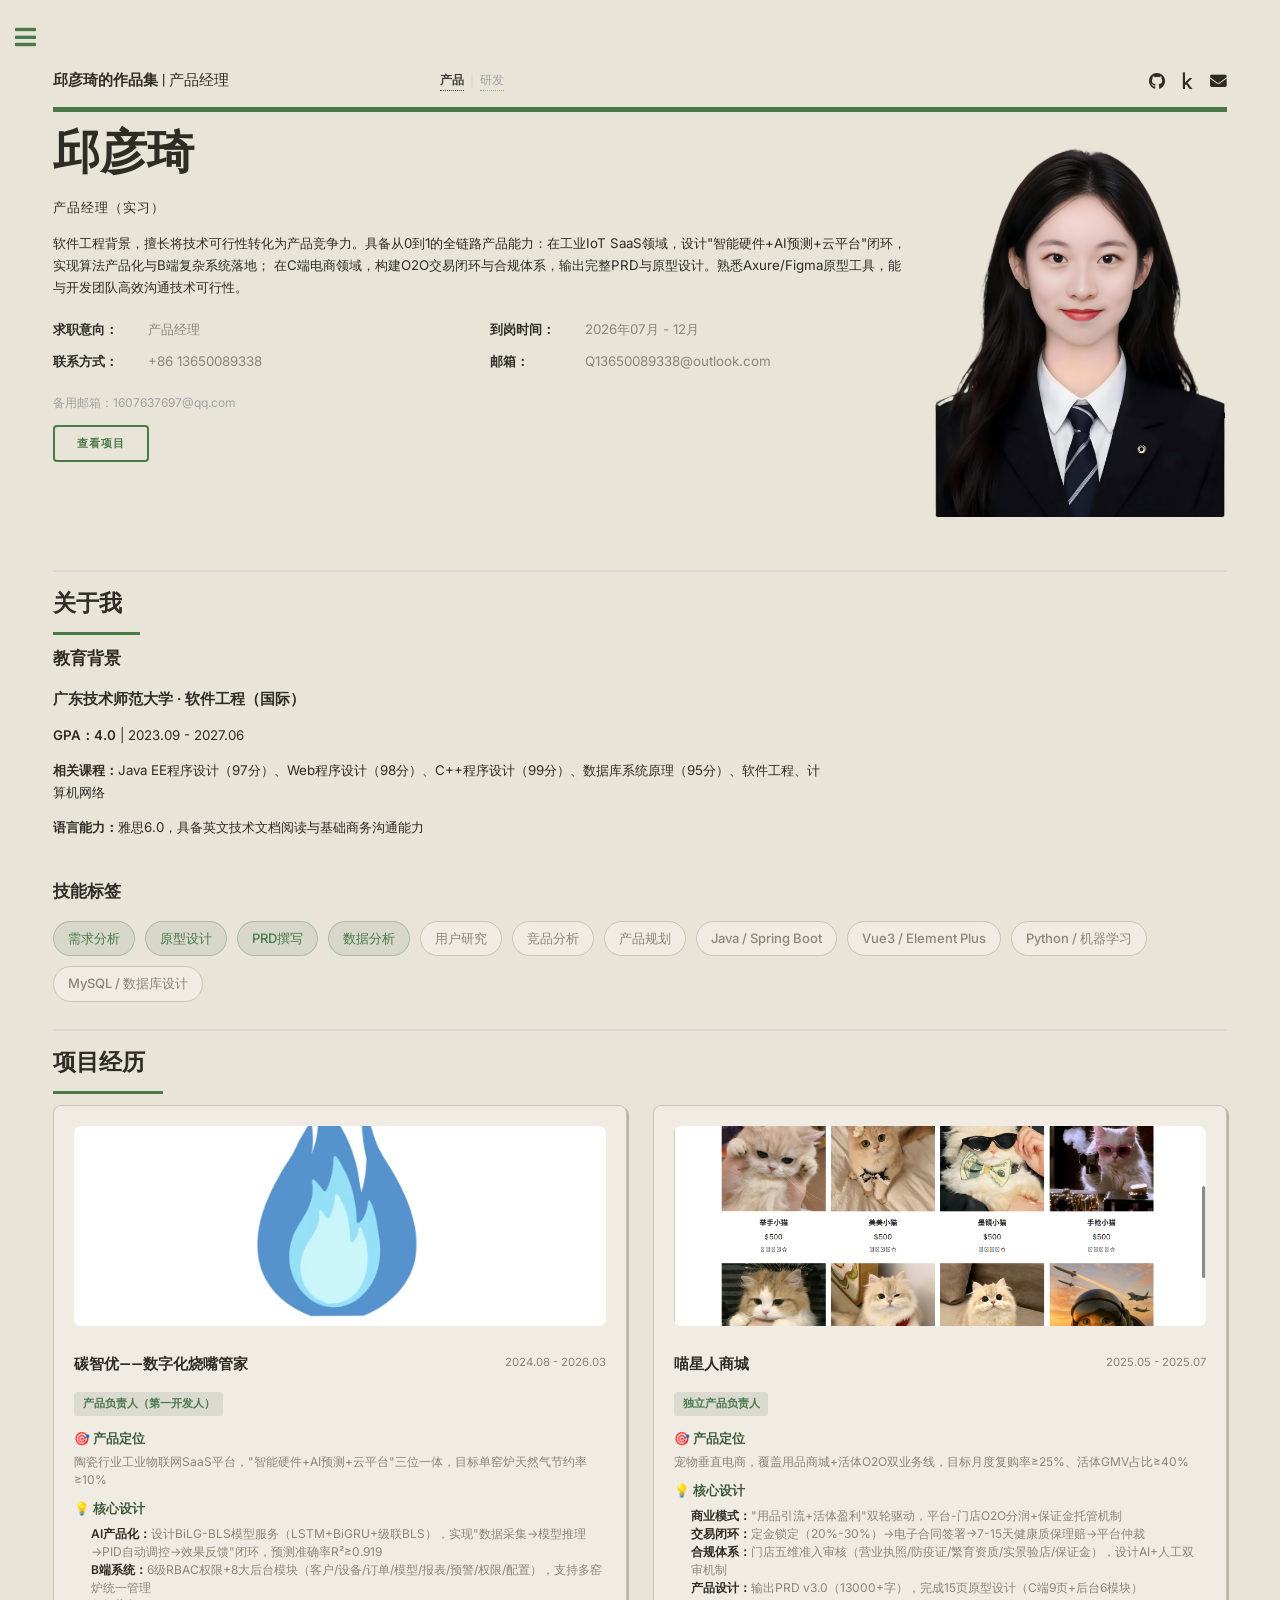
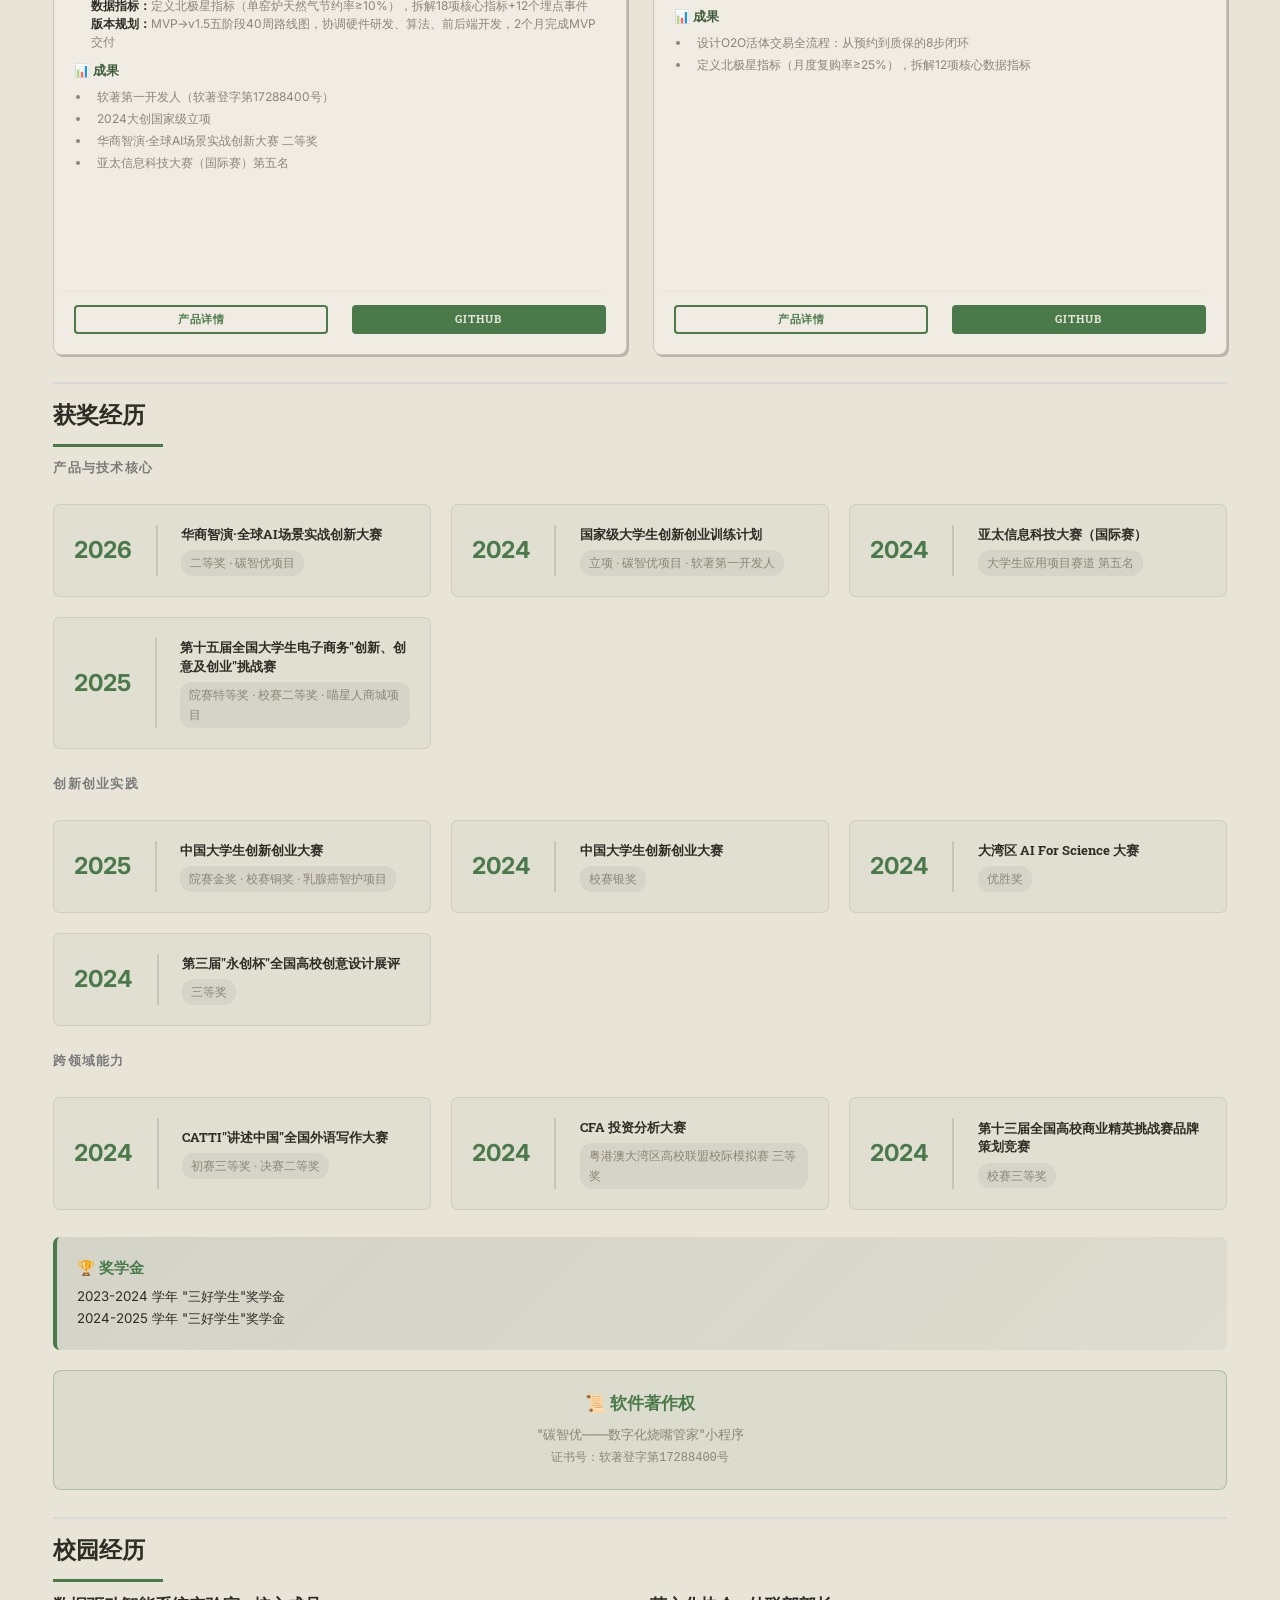
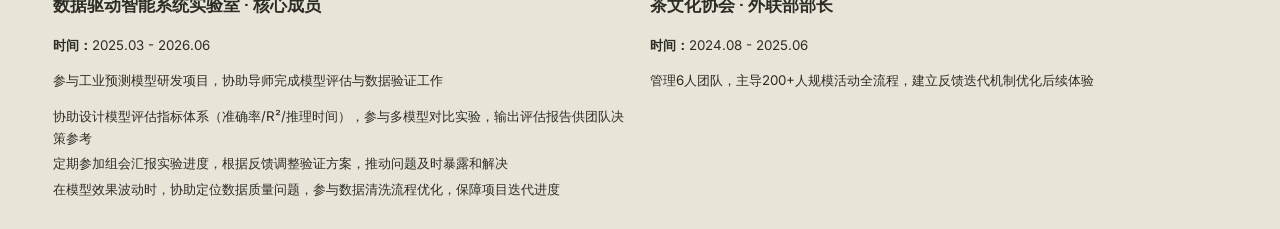
<file: index.html>
<!DOCTYPE HTML>

<html>
	<head>
		<title>邱彦琦 - 产品经理作品集</title>
		<meta charset="utf-8" />
		<meta name="viewport" content="width=device-width, initial-scale=1, user-scalable=no" />
		<meta name="description" content="邱彦琦的产品经理作品集，专注工业/企业数字化产品设计" />
		<link rel="stylesheet" href="assets/css/main.css" />
		<link rel="stylesheet" href="assets/css/vintage.css" />
		<link href="https://fonts.googleapis.com/css2?family=Inter:wght@300;400;500;600;700&display=swap" rel="stylesheet">
	</head>
	<body class="is-preload">

		<!-- Wrapper -->
			<div id="wrapper">

				<!-- Main -->
					<div id="main">
						<div class="inner">

							<!-- Header -->
								<header id="header">
									<a href="index.html" class="logo"><strong>邱彦琦的作品集</strong> | 产品经理</a>
									<div class="view-switcher">
										<a href="index.html" class="active">产品</a>
										<span class="divider">|</span>
										<a href="dev.html">研发</a>
									</div>
									<ul class="icons">
										<li><a href="https://github.com/1542-qyq" class="icon brands fa-github"><span class="label">Github</span></a></li>
										<li><a href="https://www.kaggle.com/yanqiqiu" class="icon brands fa-kaggle"><span class="label">Kaggle</span></a></li>
										<li><a href="mailto:Q13650089338@outlook.com" class="icon solid fa-envelope"><span class="label">Email</span></a></li>
									</ul>
								</header>

							<!-- Banner -->
							<section id="banner">
								<div class="content">
									<header>
										<h1>邱彦琦</h1>
										<p>产品经理（实习）</p>
									</header>
									<p>软件工程背景，擅长将技术可行性转化为产品竞争力。具备从0到1的全链路产品能力：在工业IoT SaaS领域，设计"智能硬件+AI预测+云平台"闭环，实现算法产品化与B端复杂系统落地；
										在C端电商领域，构建O2O交易闭环与合规体系，输出完整PRD与原型设计。熟悉Axure/Figma原型工具，能与开发团队高效沟通技术可行性。</p>
									<div class="basic-info">
										<div class="info-row">
											<span class="label">求职意向：</span>
											<span class="value">产品经理</span>
										</div>
										<div class="info-row">
											<span class="label">到岗时间：</span>
											<span class="value">2026年07月 - 12月</span>
										</div>
										<div class="info-row">
											<span class="label">联系方式：</span>
											<span class="value">+86 13650089338</span>
										</div>
										<div class="info-row">
											<span class="label">邮箱：</span>
											<span class="value">Q13650089338@outlook.com</span>
										</div>
									</div>
									<p style="margin-top: 1em; font-size: 0.9em; color: #9fa3a6;">备用邮箱：1607637697@qq.com</p>
									<ul class="actions">
										<li><a href="#projects" class="button big">查看项目</a></li>
									</ul>
								</div>
								<span class="image object">
									<img src="images/id_photo.png" alt="个人照片" />
								</span>
							</section>

							<!-- Section: 关于我 -->
							<section id="about">
								<header class="major">
									<h2>关于我</h2>
								</header>

								<!-- 教育背景 -->
								<section>
									<header>
										<h3>教育背景</h3>
									</header>
									<div class="row gtr-200">
										<div class="col-8 col-12-small">
											<h4>广东技术师范大学 · 软件工程（国际）</h4>
											<p><strong>GPA：4.0</strong> | 2023.09 - 2027.06</p>
											<p><strong>相关课程：</strong>Java EE程序设计（97分）、Web程序设计（98分）、C++程序设计（99分）、数据库系统原理（95分）、软件工程、计算机网络</p>
											<p><strong>语言能力：</strong>雅思6.0，具备英文技术文档阅读与基础商务沟通能力</p>
										</div>
									</div>
								</section>

								<!-- 技能标签 -->
								<section style="margin-top: 2em;">
									<header>
										<h3>技能标签</h3>
									</header>
									<div class="skill-tags">
										<!-- core：产品和研发交集 -->
										<span class="skill-tag" data-category="core">需求分析</span>
										<span class="skill-tag" data-category="core">原型设计</span>
										<span class="skill-tag" data-category="core">PRD撰写</span>
										<span class="skill-tag" data-category="core">数据分析</span>
										<!-- product：产品侧特有 -->
										<span class="skill-tag" data-category="product">用户研究</span>
										<span class="skill-tag" data-category="product">竞品分析</span>
										<span class="skill-tag" data-category="product">产品规划</span>
										<!-- dev：研发侧特有 -->
										<span class="skill-tag" data-category="dev">Java / Spring Boot</span>
										<span class="skill-tag" data-category="dev">Vue3 / Element Plus</span>
										<span class="skill-tag" data-category="dev">Python / 机器学习</span>
										<span class="skill-tag" data-category="dev">MySQL / 数据库设计</span>
									</div>
								</section>
							</section>

							<!-- Section: 项目经历 -->
							<section id="projects">
								<header class="major">
									<h2>项目经历</h2>
								</header>
								<div class="posts" id="main-projects">
									<!-- 碳智优 -->
									<article class="project-card">
										<a href="projects/product/carbon-smart.html" class="image"><img src="images/carbon_smart/logo.jpg" alt="碳智优——数字化烧嘴管家" /></a>
										<div class="project-header">
											<h3>碳智优——数字化烧嘴管家</h3>
											<span class="project-date">2024.08 - 2026.03</span>
										</div>
										<div class="project-meta">
											<span class="project-role">产品负责人（第一开发人）</span>
										</div>
										<div class="project-section">
											<h4>🎯 产品定位</h4>
											<p>陶瓷行业工业物联网SaaS平台，"智能硬件+AI预测+云平台"三位一体，目标单窑炉天然气节约率≥10%</p>
										</div>
										<div class="project-section">
											<h4>💡 核心设计</h4>
											<ul>
												<p><strong>AI产品化：</strong>设计BiLG-BLS模型服务（LSTM+BiGRU+级联BLS），实现"数据采集→模型推理→PID自动调控→效果反馈"闭环，预测准确率R²≥0.919</p>
												<p><strong>B端系统：</strong>6级RBAC权限+8大后台模块（客户/设备/订单/模型/报表/预警/权限/配置），支持多窑炉统一管理</p>
												<p><strong>数据指标：</strong>定义北极星指标（单窑炉天然气节约率≥10%），拆解18项核心指标+12个埋点事件</p>
												<p><strong>版本规划：</strong>MVP→v1.5五阶段40周路线图，协调硬件研发、算法、前后端开发，2个月完成MVP交付</p>
											</ul>
										</div>
										<div class="project-section">
											<h4>📊 成果</h4>
											<ul>
												<li>软著第一开发人（软著登字第17288400号）</li>
												<li>2024大创国家级立项</li>
												<li>华商智演·全球AI场景实战创新大赛 二等奖</li>
												<li>亚太信息科技大赛（国际赛）第五名</li>
											</ul>
										</div>
										<ul class="actions">
											<li><a href="projects/product/carbon-smart.html" class="button">产品详情</a></li>
											<li><a href="https://github.com/1542-qyq/CarbonSmart-Applet-Final-Version" class="button primary">GitHub</a></li>
										</ul>
									</article>

									<!-- 喵星人商城 -->
									<article class="project-card">
										<a href="projects/product/cat-shop.html" class="image"><img src="images/cat_shop/index.png" alt="喵星人商城" /></a>
										<div class="project-header">
											<h3>喵星人商城</h3>
											<span class="project-date">2025.05 - 2025.07</span>
										</div>
										<div class="project-meta">
											<span class="project-role">独立产品负责人</span>
										</div>
										<div class="project-section">
											<h4>🎯 产品定位</h4>
											<p>宠物垂直电商，覆盖用品商城+活体O2O双业务线，目标月度复购率≥25%、活体GMV占比≥40%</p>
										</div>
										<div class="project-section">
											<h4>💡 核心设计</h4>
											<ul>
												<p><strong>商业模式：</strong>"用品引流+活体盈利"双轮驱动，平台-门店O2O分润+保证金托管机制</p>
												<p><strong>交易闭环：</strong>定金锁定（20%-30%）→电子合同签署→7-15天健康质保理赔→平台仲裁</p>
												<p><strong>合规体系：</strong>门店五维准入审核（营业执照/防疫证/繁育资质/实景验店/保证金），设计AI+人工双审机制</p>
												<p><strong>产品设计：</strong>输出PRD v3.0（13000+字），完成15页原型设计（C端9页+后台6模块）</p>
											</ul>
										</div>
										<div class="project-section">
											<h4>📊 成果</h4>
											<ul>
												<li>设计O2O活体交易全流程：从预约到质保的8步闭环</li>
												<li>定义北极星指标（月度复购率≥25%），拆解12项核心数据指标</li>
											</ul>
										</div>
										<ul class="actions">
											<li><a href="projects/product/cat-shop.html" class="button">产品详情</a></li>
											<li><a href="https://github.com/1542-qyq/cat_shop" class="button primary">GitHub</a></li>
										</ul>
									</article>


									
								</div>

								
							</section>

								<!-- Section: 获奖经历 -->
							<section id="awards">
								<header class="major">
									<h2>获奖经历</h2>
								</header>

								<!-- 产品与技术核心奖项 -->
								<h3 style="margin-bottom: 1.5em; color: #7a7a7a; font-size: 0.95em; text-transform: uppercase; letter-spacing: 0.1em;">产品与技术核心</h3>
								<div class="awards-list">
									<div class="award-item featured">
										<div class="award-year">2026</div>
										<div class="award-content">
											<h3>华商智演·全球AI场景实战创新大赛</h3>
											<p class="award-level">二等奖 · 碳智优项目</p>
										</div>
									</div>
									<div class="award-item featured">
										<div class="award-year">2024</div>
										<div class="award-content">
											<h3>国家级大学生创新创业训练计划</h3>
											<p class="award-level">立项 · 碳智优项目 · 软著第一开发人</p>
										</div>
									</div>
									<div class="award-item">
										<div class="award-year">2024</div>
										<div class="award-content">
											<h3>亚太信息科技大赛（国际赛）</h3>
											<p class="award-level">大学生应用项目赛道 第五名</p>
										</div>
									</div>
									<div class="award-item">
										<div class="award-year">2025</div>
										<div class="award-content">
											<h3>第十五届全国大学生电子商务"创新、创意及创业"挑战赛</h3>
											<p class="award-level">院赛特等奖 · 校赛二等奖 · 喵星人商城项目</p>
										</div>
									</div>
								</div>

								<!-- 创新创业实践 -->
								<h3 style="margin: 2em 0 1.5em 0; color: #7a7a7a; font-size: 0.95em; text-transform: uppercase; letter-spacing: 0.1em;">创新创业实践</h3>
								<div class="awards-list">
									<div class="award-item">
										<div class="award-year">2025</div>
										<div class="award-content">
											<h3>中国大学生创新创业大赛</h3>
											<p class="award-level">院赛金奖 · 校赛铜奖 · 乳腺癌智护项目</p>
										</div>
									</div>
									<div class="award-item">
										<div class="award-year">2024</div>
										<div class="award-content">
											<h3>中国大学生创新创业大赛</h3>
											<p class="award-level">校赛银奖</p>
										</div>
									</div>
									<div class="award-item">
										<div class="award-year">2024</div>
										<div class="award-content">
											<h3>大湾区 AI For Science 大赛</h3>
											<p class="award-level">优胜奖</p>
										</div>
									</div>
									<div class="award-item">
										<div class="award-year">2024</div>
										<div class="award-content">
											<h3>第三届"永创杯"全国高校创意设计展评</h3>
											<p class="award-level">三等奖</p>
										</div>
									</div>
								</div>

								<!-- 跨领域能力 -->
								<h3 style="margin: 2em 0 1.5em 0; color: #7a7a7a; font-size: 0.95em; text-transform: uppercase; letter-spacing: 0.1em;">跨领域能力</h3>
								<div class="awards-list">
									<div class="award-item">
										<div class="award-year">2024</div>
										<div class="award-content">
											<h3>CATTI"讲述中国"全国外语写作大赛</h3>
											<p class="award-level">初赛三等奖 · 决赛二等奖</p>
										</div>
									</div>
									<div class="award-item">
										<div class="award-year">2024</div>
										<div class="award-content">
											<h3>CFA 投资分析大赛</h3>
											<p class="award-level">粤港澳大湾区高校联盟校际模拟赛 三等奖</p>
										</div>
									</div>
									<div class="award-item">
										<div class="award-year">2024</div>
										<div class="award-content">
											<h3>第十三届全国高校商业精英挑战赛品牌策划竞赛</h3>
											<p class="award-level">校赛三等奖</p>
										</div>
									</div>
									
								</div>

								<div class="scholarship">
									<h3>🏆 奖学金</h3>
									<p>2023-2024 学年 "三好学生"奖学金</p>
									<p>2024-2025 学年 "三好学生"奖学金</p>
								</div>
								<div class="software-copyright">
									<h3>📜 软件著作权</h3>
									<p>"碳智优——数字化烧嘴管家"小程序</p>
									<p class="copyright-number">证书号：软著登字第17288400号</p>
								</div>
							</section>


							<!-- Section: 校园经历 -->
							<section id="campus">
								<header class="major">
									<h2>校园经历</h2>
								</header>
								<div class="row">
									<div class="col-6 col-12-small">
										<h3>数据驱动智能系统实验室 · 核心成员</h3>
										<p><strong>时间：</strong>2025.03 - 2026.06</p>
										<p>参与工业预测模型研发项目，协助导师完成模型评估与数据验证工作</p>
										<div>
											<div style="margin-bottom: 0.3em;">
												协助设计模型评估指标体系（准确率/R²/推理时间），参与多模型对比实验，输出评估报告供团队决策参考
											</div>
											<div style="margin-bottom: 0.3em;">
												定期参加组会汇报实验进度，根据反馈调整验证方案，推动问题及时暴露和解决
											</div>
											<div>
												在模型效果波动时，协助定位数据质量问题，参与数据清洗流程优化，保障项目迭代进度
											</div>
										</div>
									</div>

									<div class="col-6 col-12-small">
										<h3>茶文化协会 · 外联部部长</h3>
										<p><strong>时间：</strong>2024.08 - 2025.06</p>
										<p>管理6人团队，主导200+人规模活动全流程，建立反馈迭代机制优化后续体验</p>
									</div>
								</div>
							</section>

						</div>
					</div>

				<!-- Sidebar -->
					<div id="sidebar">
						<div class="inner">

							<!-- Menu -->
								<nav id="menu">
									<header class="major">
										<h2>导航</h2>
									</header>
									<ul>
										<li><a href="#banner">首页</a></li>
										<li><a href="#about">关于我</a></li>
										<li><a href="#projects">项目经历</a></li>
										<li><a href="#awards">获奖经历</a></li>
										<li><a href="#campus">校园经历</a></li>
									</ul>
								</nav>

							<!-- Section -->
								<section>
									<header class="major">
										<h2>联系方式</h2>
									</header>
									<ul class="contact">
										<li class="icon solid fa-envelope"><a href="mailto:Q13650089338@outlook.com">Q13650089338@outlook.com</a></li>
										<li class="icon solid fa-envelope"><a href="mailto:1607637697@qq.com">1607637697@qq.com</a></li>
										<li class="icon solid fa-phone">+86 13650089338</li>
										<li class="icon brands fa-github"><a href="https://github.com/1542-qyq">github.com/1542-qyq</a></li>
										<li class="icon brands fa-kaggle"><a href="https://www.kaggle.com/yanqiqiu">kaggle.com/yanqiqiu</a></li>
									</ul>
								</section>

						</div>
					</div>

			</div>

		<!-- Scripts -->
			<script src="assets/js/jquery.min.js"></script>
			<script src="assets/js/browser.min.js"></script>
			<script src="assets/js/breakpoints.min.js"></script>
			<script src="assets/js/util.js"></script>
			<script src="assets/js/main.js"></script>

	</body>
</html>
</file>
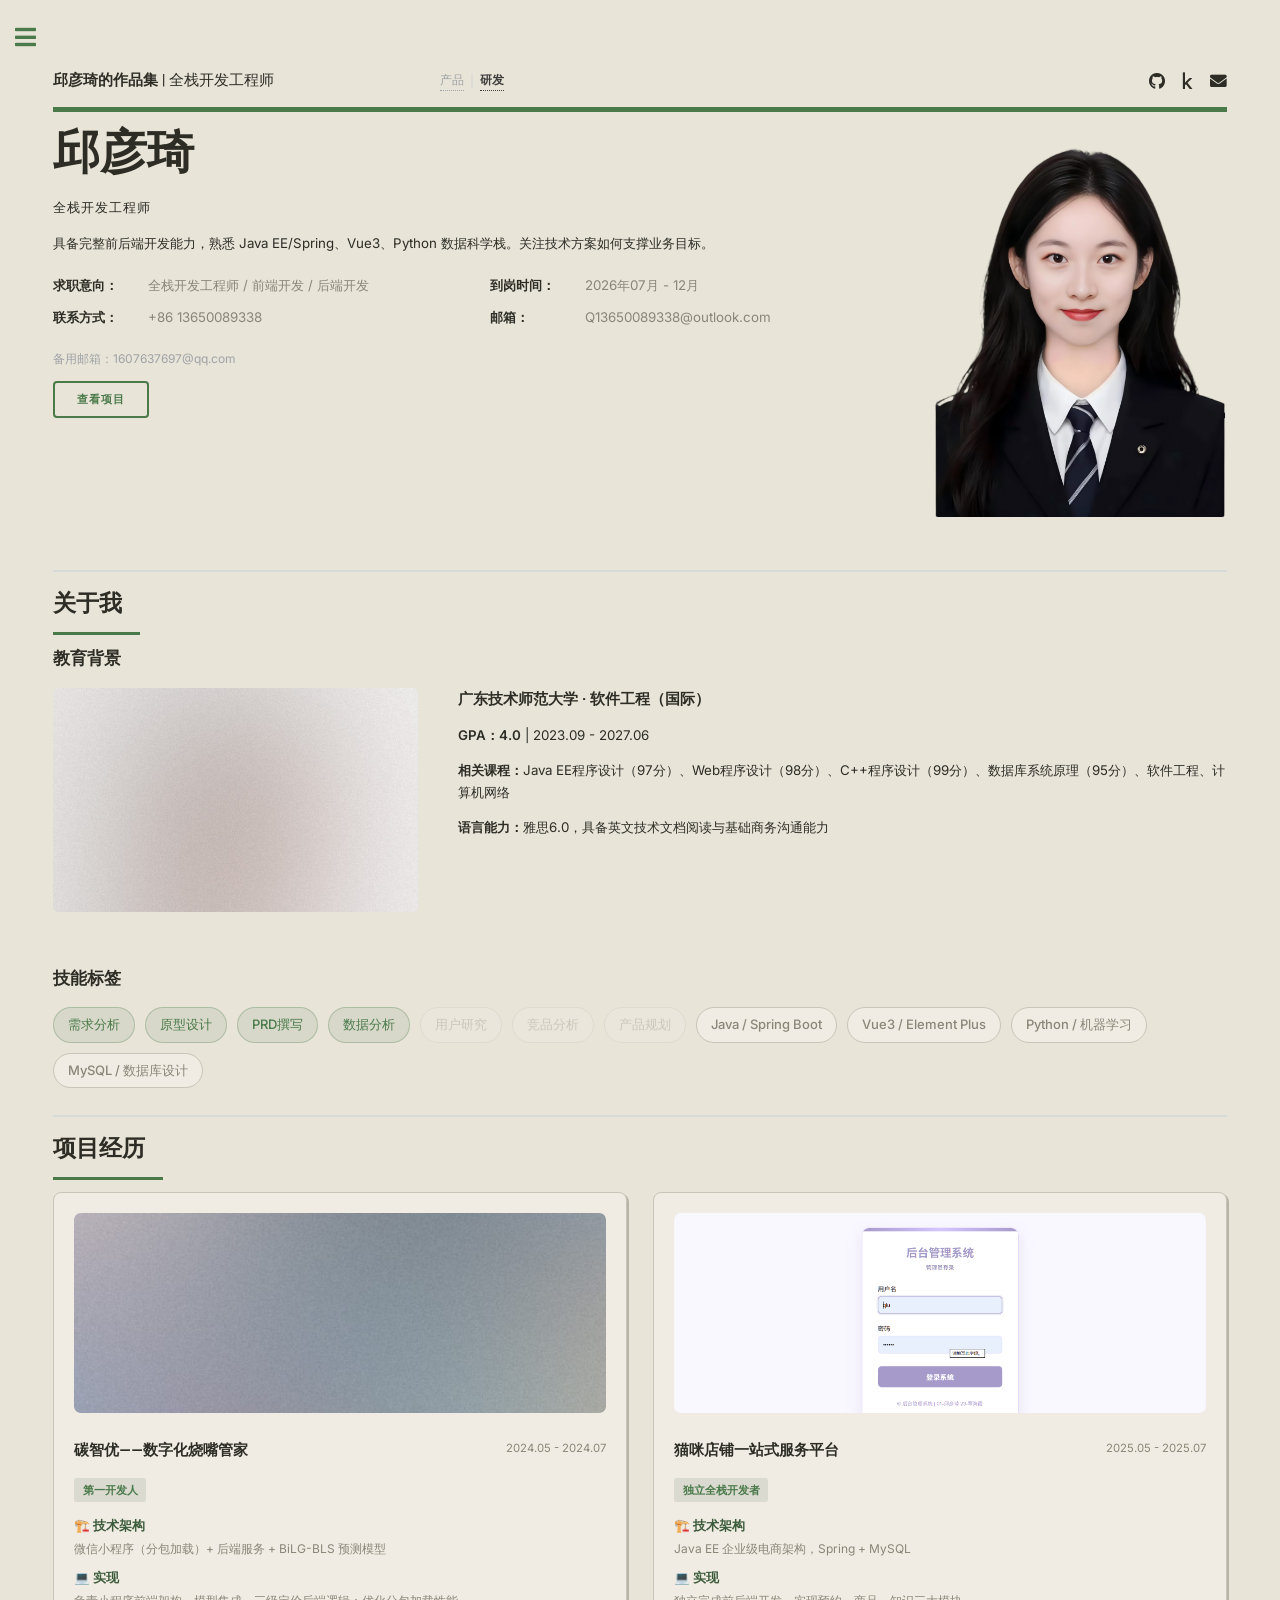
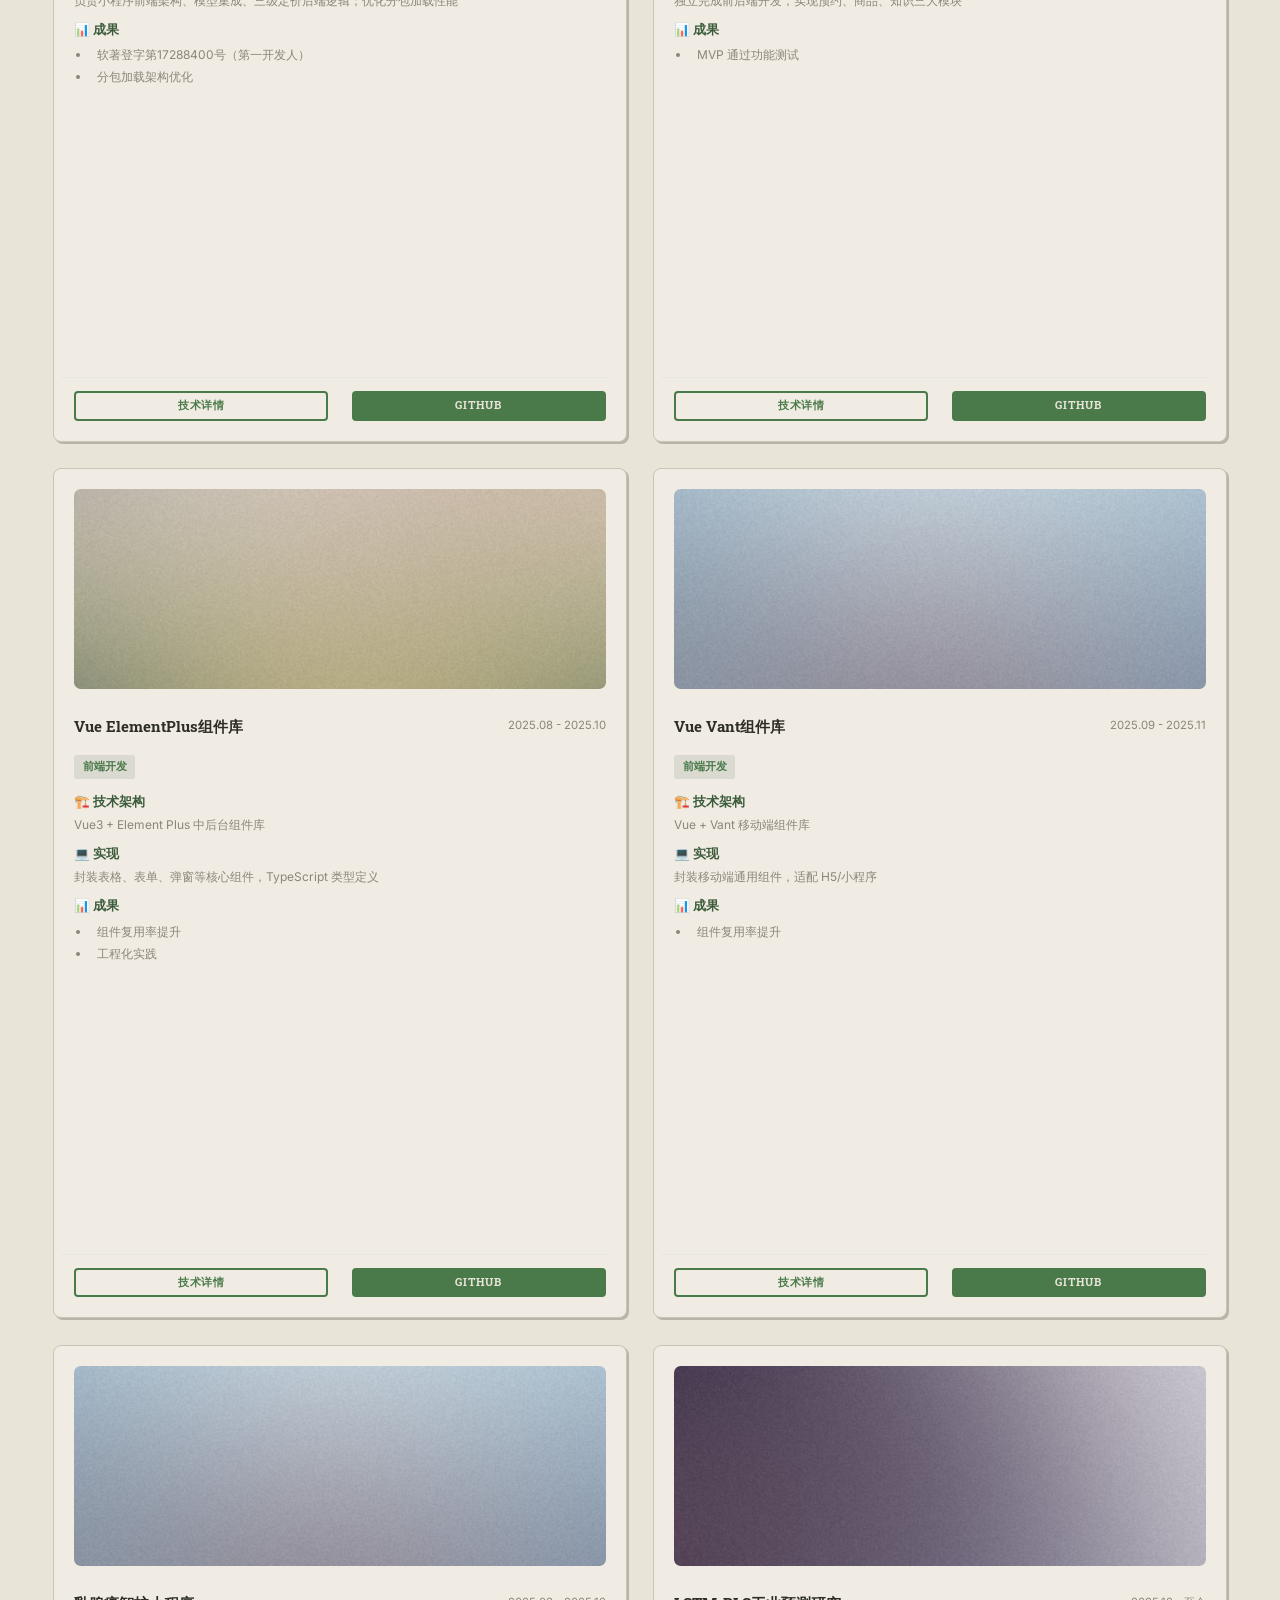
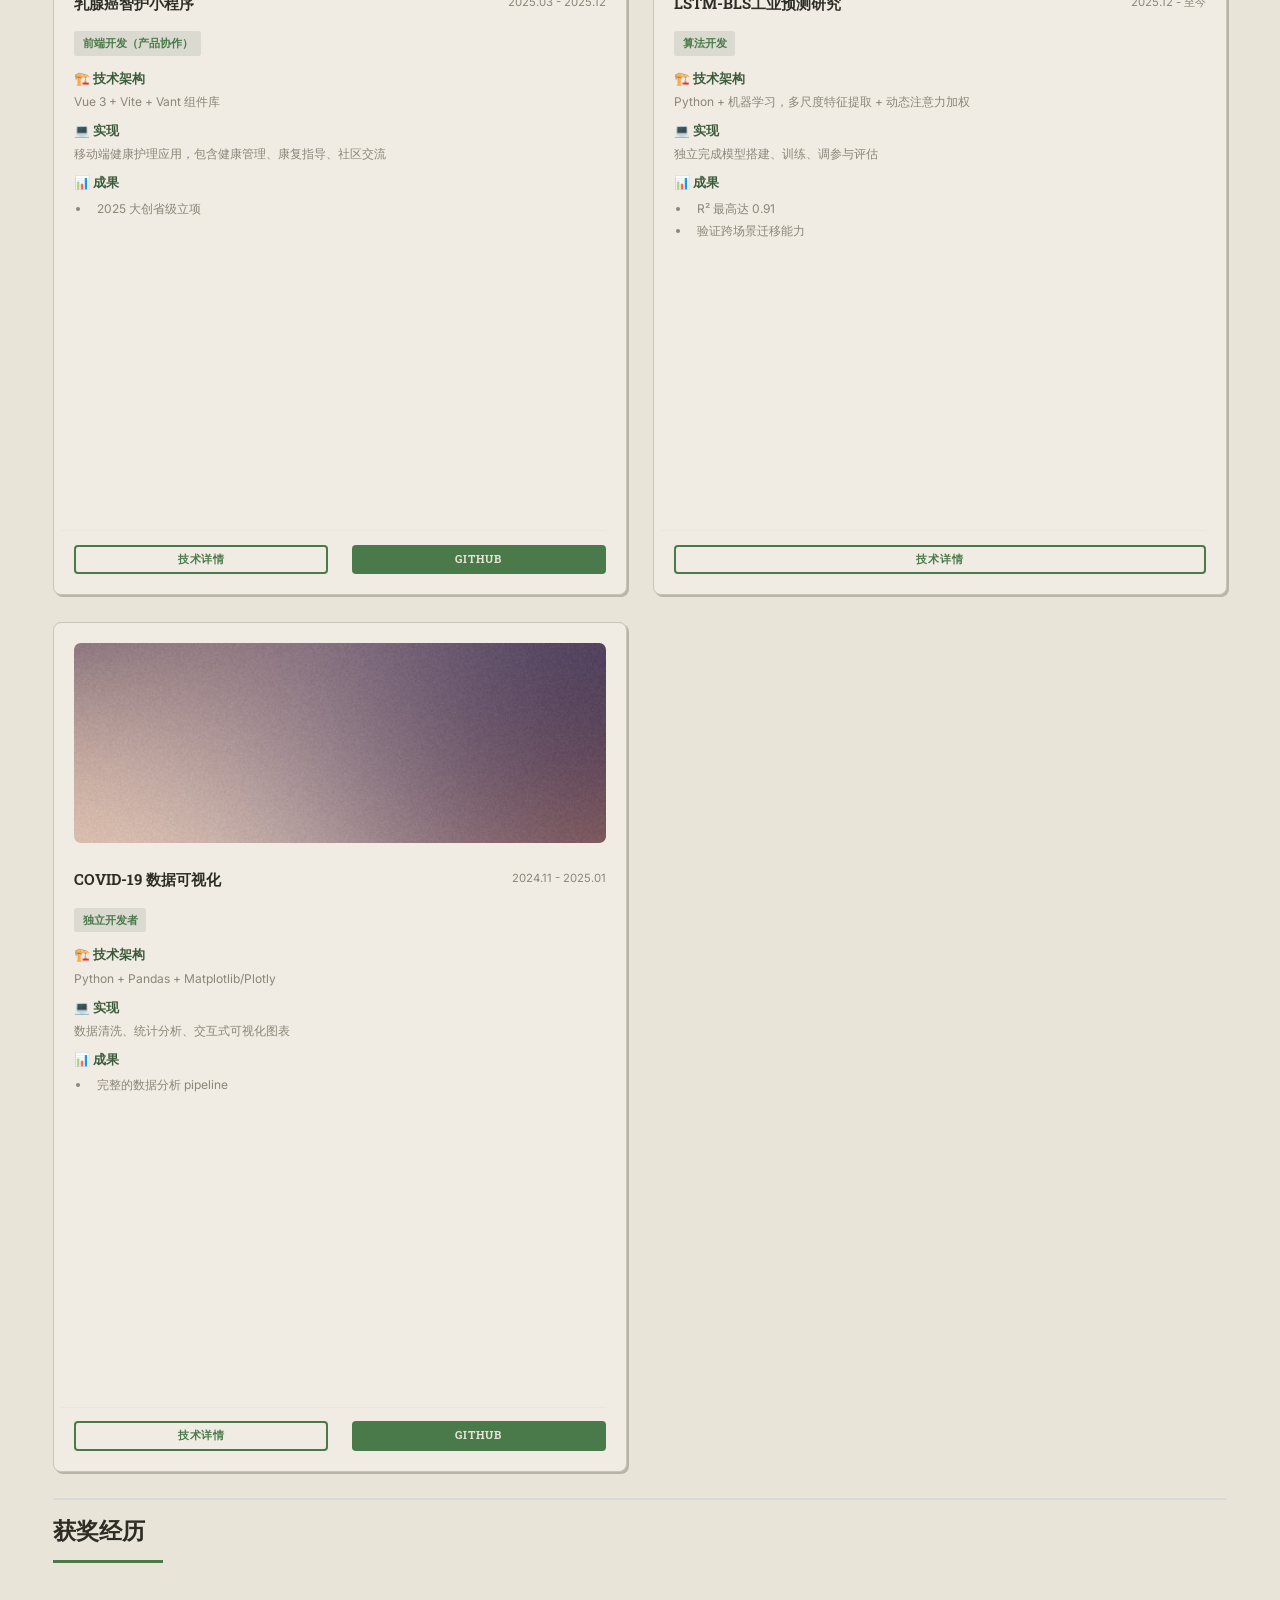
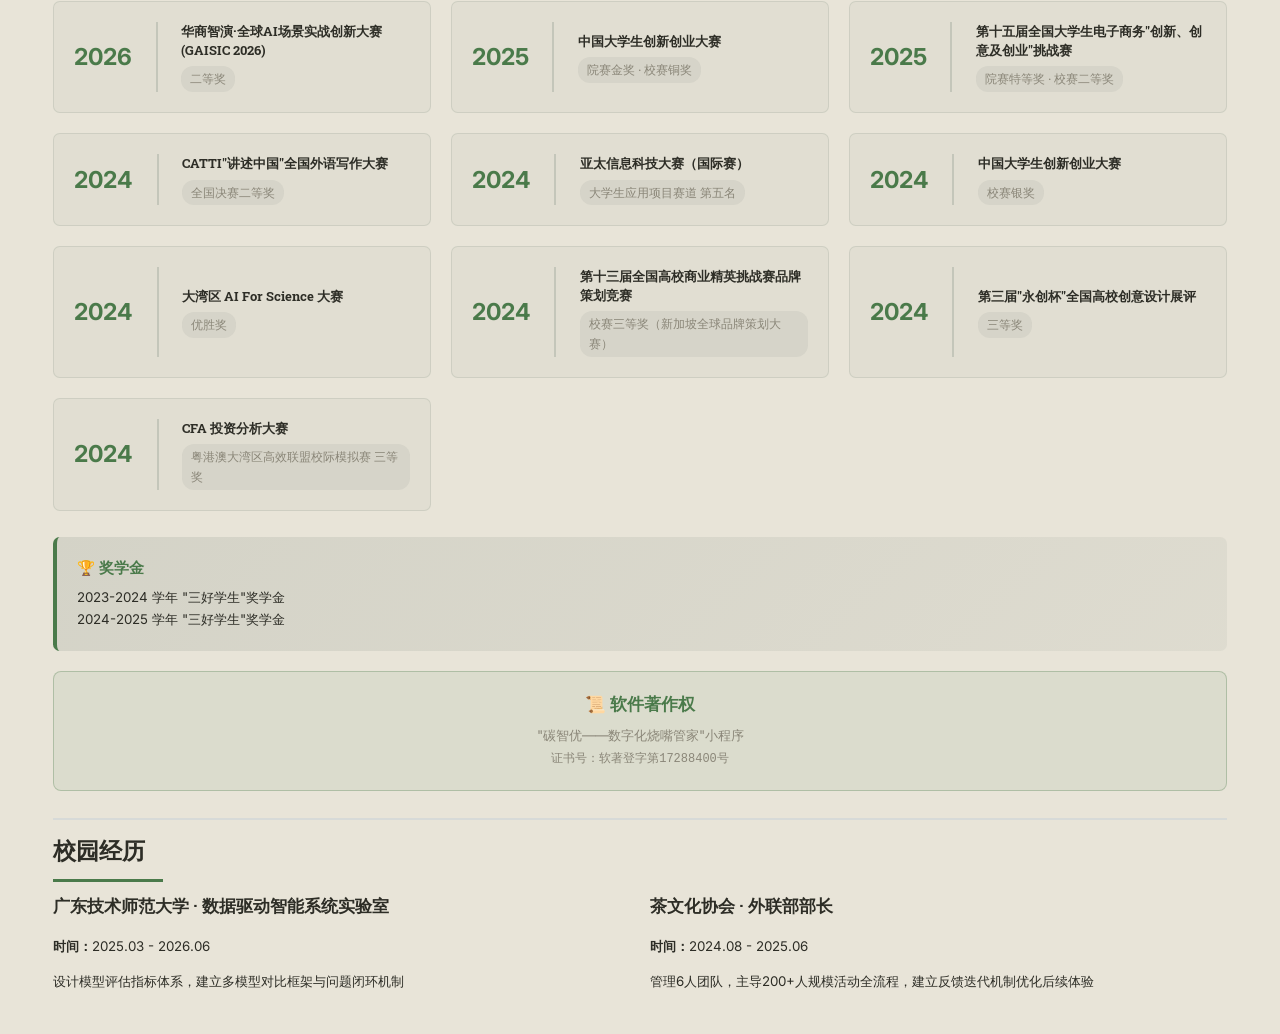
<file: dev.html>
<!DOCTYPE HTML>

<html>
	<head>
		<title>邱彦琦 - 全栈开发工程师作品集</title>
		<meta charset="utf-8" />
		<meta name="viewport" content="width=device-width, initial-scale=1, user-scalable=no" />
		<meta name="description" content="邱彦琦的全栈开发工程师作品集，专注Java、Vue、Python开发" />
		<link rel="stylesheet" href="assets/css/main.css" />
		<link rel="stylesheet" href="assets/css/vintage.css" />
		<link href="https://fonts.googleapis.com/css2?family=Inter:wght@300;400;500;600;700&display=swap" rel="stylesheet">
		<style>
			/* 技能标签研发视角样式 */
			.skill-tag[data-category="product"] { opacity: 0.3; }
			.skill-tag[data-category="core"],
			.skill-tag[data-category="dev"] { opacity: 1; }
		</style>
	</head>
	<body class="is-preload">

		<!-- Wrapper -->
			<div id="wrapper">

				<!-- Main -->
					<div id="main">
						<div class="inner">

							<!-- Header -->
								<header id="header">
									<a href="dev.html" class="logo"><strong>邱彦琦的作品集</strong> | 全栈开发工程师</a>
									<div class="view-switcher">
										<a href="index.html">产品</a>
										<span class="divider">|</span>
										<a href="dev.html" class="active">研发</a>
									</div>
									<ul class="icons">
										<li><a href="https://github.com/1542-qyq" class="icon brands fa-github"><span class="label">Github</span></a></li>
										<li><a href="https://www.kaggle.com/yanqiqiu" class="icon brands fa-kaggle"><span class="label">Kaggle</span></a></li>
										<li><a href="mailto:Q13650089338@outlook.com" class="icon solid fa-envelope"><span class="label">Email</span></a></li>
									</ul>
								</header>

							<!-- Banner -->
							<section id="banner">
								<div class="content">
									<header>
										<h1>邱彦琦</h1>
										<p>全栈开发工程师</p>
									</header>
									<p>具备完整前后端开发能力，熟悉 Java EE/Spring、Vue3、Python 数据科学栈。关注技术方案如何支撑业务目标。</p>
									<div class="basic-info">
										<div class="info-row">
											<span class="label">求职意向：</span>
											<span class="value">全栈开发工程师 / 前端开发 / 后端开发</span>
										</div>
										<div class="info-row">
											<span class="label">到岗时间：</span>
											<span class="value">2026年07月 - 12月</span>
										</div>
										<div class="info-row">
											<span class="label">联系方式：</span>
											<span class="value">+86 13650089338</span>
										</div>
										<div class="info-row">
											<span class="label">邮箱：</span>
											<span class="value">Q13650089338@outlook.com</span>
										</div>
									</div>
									<p style="margin-top: 1em; font-size: 0.9em; color: #9fa3a6;">备用邮箱：1607637697@qq.com</p>
									<ul class="actions">
										<li><a href="#projects" class="button big">查看项目</a></li>
									</ul>
								</div>
								<span class="image object">
									<img src="images/id_photo.png" alt="个人照片" />
								</span>
							</section>

							<!-- Section: 关于我 -->
							<section id="about">
								<header class="major">
									<h2>关于我</h2>
								</header>

								<!-- 教育背景 -->
								<section>
									<header>
										<h3>教育背景</h3>
									</header>
									<div class="row gtr-200">
										<div class="col-4 col-12-small">
											<span class="image fit"><img src="images/pic01.jpg" alt="" /></span>
										</div>
										<div class="col-8 col-12-small">
											<h4>广东技术师范大学 · 软件工程（国际）</h4>
											<p><strong>GPA：4.0</strong> | 2023.09 - 2027.06</p>
											<p><strong>相关课程：</strong>Java EE程序设计（97分）、Web程序设计（98分）、C++程序设计（99分）、数据库系统原理（95分）、软件工程、计算机网络</p>
											<p><strong>语言能力：</strong>雅思6.0，具备英文技术文档阅读与基础商务沟通能力</p>
										</div>
									</div>
								</section>

								<!-- 技能标签 -->
								<section style="margin-top: 2em;">
									<header>
										<h3>技能标签</h3>
									</header>
									<div class="skill-tags">
										<!-- core：产品和研发交集 -->
										<span class="skill-tag" data-category="core">需求分析</span>
										<span class="skill-tag" data-category="core">原型设计</span>
										<span class="skill-tag" data-category="core">PRD撰写</span>
										<span class="skill-tag" data-category="core">数据分析</span>
										<!-- product：产品侧特有 -->
										<span class="skill-tag" data-category="product">用户研究</span>
										<span class="skill-tag" data-category="product">竞品分析</span>
										<span class="skill-tag" data-category="product">产品规划</span>
										<!-- dev：研发侧特有 -->
										<span class="skill-tag" data-category="dev">Java / Spring Boot</span>
										<span class="skill-tag" data-category="dev">Vue3 / Element Plus</span>
										<span class="skill-tag" data-category="dev">Python / 机器学习</span>
										<span class="skill-tag" data-category="dev">MySQL / 数据库设计</span>
									</div>
								</section>
							</section>

							<!-- Section: 项目经历 -->
							<section id="projects">
								<header class="major">
									<h2>项目经历</h2>
								</header>
								<div class="posts" id="main-projects">

									<!-- 碳智优 -->
									<article class="project-card">
										<a href="projects/dev/carbon-smart.html" class="image"><img src="images/pic02.jpg" alt="碳智优——数字化烧嘴管家" /></a>
										<div class="project-header">
											<h3>碳智优——数字化烧嘴管家</h3>
											<span class="project-date">2024.05 - 2024.07</span>
										</div>
										<div class="project-meta">
											<span class="project-role">第一开发人</span>
										</div>
										<div class="project-section">
											<h4>🏗️ 技术架构</h4>
											<p>微信小程序（分包加载）+ 后端服务 + BiLG-BLS 预测模型</p>
										</div>
										<div class="project-section">
											<h4>💻 实现</h4>
											<p>负责小程序前端架构、模型集成、三级定价后端逻辑；优化分包加载性能</p>
										</div>
										<div class="project-section">
											<h4>📊 成果</h4>
											<ul>
												<li>软著登字第17288400号（第一开发人）</li>
												<li>分包加载架构优化</li>
											</ul>
										</div>
										<ul class="actions">
											<li><a href="projects/dev/carbon-smart.html" class="button">技术详情</a></li>
											<li><a href="https://github.com/1542-qyq/CarbonSmart-Applet-Final-Version" class="button primary">GitHub</a></li>
										</ul>
									</article>

									<!-- 猫咪店铺 -->
									<article class="project-card">
										<a href="projects/dev/cat-shop.html" class="image"><img src="images/cat_shop/backend_admin_LogIn.png" alt="猫咪店铺一站式服务平台" /></a>
										<div class="project-header">
											<h3>猫咪店铺一站式服务平台</h3>
											<span class="project-date">2025.05 - 2025.07</span>
										</div>
										<div class="project-meta">
											<span class="project-role">独立全栈开发者</span>
										</div>
										<div class="project-section">
											<h4>🏗️ 技术架构</h4>
											<p>Java EE 企业级电商架构，Spring + MySQL</p>
										</div>
										<div class="project-section">
											<h4>💻 实现</h4>
											<p>独立完成前后端开发，实现预约、商品、知识三大模块</p>
										</div>
										<div class="project-section">
											<h4>📊 成果</h4>
											<ul>
												<li>MVP 通过功能测试</li>
											</ul>
										</div>
										<ul class="actions">
											<li><a href="projects/dev/cat-shop.html" class="button">技术详情</a></li>
											<li><a href="https://github.com/1542-qyq/cat_shop" class="button primary">GitHub</a></li>
										</ul>
									</article>

									<!-- Vue ElementPlus组件库 -->
									<article class="project-card">
										<a href="projects/dev/vue-elementplus.html" class="image"><img src="images/pic03.jpg" alt="Vue ElementPlus组件库" /></a>
										<div class="project-header">
											<h3>Vue ElementPlus组件库</h3>
											<span class="project-date">2025.08 - 2025.10</span>
										</div>
										<div class="project-meta">
											<span class="project-role">前端开发</span>
										</div>
										<div class="project-section">
											<h4>🏗️ 技术架构</h4>
											<p>Vue3 + Element Plus 中后台组件库</p>
										</div>
										<div class="project-section">
											<h4>💻 实现</h4>
											<p>封装表格、表单、弹窗等核心组件，TypeScript 类型定义</p>
										</div>
										<div class="project-section">
											<h4>📊 成果</h4>
											<ul>
												<li>组件复用率提升</li>
												<li>工程化实践</li>
											</ul>
										</div>
										<ul class="actions">
											<li><a href="projects/dev/vue-elementplus.html" class="button">技术详情</a></li>
											<li><a href="https://github.com/1542-qyq/vue_elementplus-component_final" class="button primary">GitHub</a></li>
										</ul>
									</article>

									<!-- Vue Vant组件库 -->
									<article class="project-card">
										<a href="projects/dev/vue-vant.html" class="image"><img src="images/pic04.jpg" alt="Vue Vant组件库" /></a>
										<div class="project-header">
											<h3>Vue Vant组件库</h3>
											<span class="project-date">2025.09 - 2025.11</span>
										</div>
										<div class="project-meta">
											<span class="project-role">前端开发</span>
										</div>
										<div class="project-section">
											<h4>🏗️ 技术架构</h4>
											<p>Vue + Vant 移动端组件库</p>
										</div>
										<div class="project-section">
											<h4>💻 实现</h4>
											<p>封装移动端通用组件，适配 H5/小程序</p>
										</div>
										<div class="project-section">
											<h4>📊 成果</h4>
											<ul>
												<li>组件复用率提升</li>
											</ul>
										</div>
										<ul class="actions">
											<li><a href="projects/dev/vue-vant.html" class="button">技术详情</a></li>
											<li><a href="https://github.com/1542-qyq/vue_vant-component_final" class="button primary">GitHub</a></li>
										</ul>
									</article>

									<!-- 乳腺癌智护小程序 -->
									<article class="project-card">
										<a href="projects/dev/breast-cancer.html" class="image"><img src="images/pic04.jpg" alt="乳腺癌智护小程序" /></a>
										<div class="project-header">
											<h3>乳腺癌智护小程序</h3>
											<span class="project-date">2025.03 - 2025.12</span>
										</div>
										<div class="project-meta">
											<span class="project-role">前端开发（产品协作）</span>
										</div>
										<div class="project-section">
											<h4>🏗️ 技术架构</h4>
											<p>Vue 3 + Vite + Vant 组件库</p>
										</div>
										<div class="project-section">
											<h4>💻 实现</h4>
											<p>移动端健康护理应用，包含健康管理、康复指导、社区交流</p>
										</div>
										<div class="project-section">
											<h4>📊 成果</h4>
											<ul>
												<li>2025 大创省级立项</li>
											</ul>
										</div>
										<ul class="actions">
											<li><a href="projects/dev/breast-cancer.html" class="button">技术详情</a></li>
											<li><a href="https://github.com/1542-qyq/Breast_Cancer_Applet" class="button primary">GitHub</a></li>
										</ul>
									</article>

									<!-- LSTM-BLS -->
									<article class="project-card">
										<a href="projects/dev/lstm-bls.html" class="image"><img src="images/pic05.jpg" alt="LSTM-BLS工业预测研究" /></a>
										<div class="project-header">
											<h3>LSTM-BLS工业预测研究</h3>
											<span class="project-date">2025.12 - 至今</span>
										</div>
										<div class="project-meta">
											<span class="project-role">算法开发</span>
										</div>
										<div class="project-section">
											<h4>🏗️ 技术架构</h4>
											<p>Python + 机器学习，多尺度特征提取 + 动态注意力加权</p>
										</div>
										<div class="project-section">
											<h4>💻 实现</h4>
											<p>独立完成模型搭建、训练、调参与评估</p>
										</div>
										<div class="project-section">
											<h4>📊 成果</h4>
											<ul>
												<li>R² 最高达 0.91</li>
												<li>验证跨场景迁移能力</li>
											</ul>
										</div>
										<ul class="actions">
											<li><a href="projects/dev/lstm-bls.html" class="button">技术详情</a></li>
										</ul>
									</article>

									<!-- COVID-19数据可视化 -->
									<article class="project-card">
										<a href="projects/dev/covid-visualization.html" class="image"><img src="images/pic06.jpg" alt="COVID-19数据可视化" /></a>
										<div class="project-header">
											<h3>COVID-19 数据可视化</h3>
											<span class="project-date">2024.11 - 2025.01</span>
										</div>
										<div class="project-meta">
											<span class="project-role">独立开发者</span>
										</div>
										<div class="project-section">
											<h4>🏗️ 技术架构</h4>
											<p>Python + Pandas + Matplotlib/Plotly</p>
										</div>
										<div class="project-section">
											<h4>💻 实现</h4>
											<p>数据清洗、统计分析、交互式可视化图表</p>
										</div>
										<div class="project-section">
											<h4>📊 成果</h4>
											<ul>
												<li>完整的数据分析 pipeline</li>
											</ul>
										</div>
										<ul class="actions">
											<li><a href="projects/dev/covid-visualization.html" class="button">技术详情</a></li>
											<li><a href="https://github.com/1542-qyq/python_Visualisation-and-Analysis-System-for-COVID-19-Data-in-Indonesia" class="button primary">GitHub</a></li>
										</ul>
									</article>
								</div>
							</section>

							<!-- Section: 获奖经历 -->
							<section id="awards">
								<header class="major">
									<h2>获奖经历</h2>
								</header>
								<div class="awards-list">
									<div class="award-item">
										<div class="award-year">2026</div>
										<div class="award-content">
											<h3>华商智演·全球AI场景实战创新大赛(GAISIC 2026)</h3>
											<p class="award-level">二等奖</p>
										</div>
									</div>
									<div class="award-item">
										<div class="award-year">2025</div>
										<div class="award-content">
											<h3>中国大学生创新创业大赛</h3>
											<p class="award-level">院赛金奖 · 校赛铜奖</p>
										</div>
									</div>
									<div class="award-item">
										<div class="award-year">2025</div>
										<div class="award-content">
											<h3>第十五届全国大学生电子商务"创新、创意及创业"挑战赛</h3>
											<p class="award-level">院赛特等奖 · 校赛二等奖</p>
										</div>
									</div>
									<div class="award-item">
										<div class="award-year">2024</div>
										<div class="award-content">
											<h3>CATTI"讲述中国"全国外语写作大赛</h3>
											<p class="award-level">全国决赛二等奖</p>
										</div>
									</div>
									<div class="award-item">
										<div class="award-year">2024</div>
										<div class="award-content">
											<h3>亚太信息科技大赛（国际赛）</h3>
											<p class="award-level">大学生应用项目赛道 第五名</p>
										</div>
									</div>
									<div class="award-item">
										<div class="award-year">2024</div>
										<div class="award-content">
											<h3>中国大学生创新创业大赛</h3>
											<p class="award-level">校赛银奖</p>
										</div>
									</div>
									<div class="award-item">
										<div class="award-year">2024</div>
										<div class="award-content">
											<h3>大湾区 AI For Science 大赛</h3>
											<p class="award-level">优胜奖</p>
										</div>
									</div>
									<div class="award-item">
										<div class="award-year">2024</div>
										<div class="award-content">
											<h3>第十三届全国高校商业精英挑战赛品牌策划竞赛</h3>
											<p class="award-level">校赛三等奖（新加坡全球品牌策划大赛）</p>
										</div>
									</div>
									<div class="award-item">
										<div class="award-year">2024</div>
										<div class="award-content">
											<h3>第三届"永创杯"全国高校创意设计展评</h3>
											<p class="award-level">三等奖</p>
										</div>
									</div>
									<div class="award-item">
										<div class="award-year">2024</div>
										<div class="award-content">
											<h3>CFA 投资分析大赛</h3>
											<p class="award-level">粤港澳大湾区高效联盟校际模拟赛 三等奖</p>
										</div>
									</div>
								</div>
								<div class="scholarship">
									<h3>🏆 奖学金</h3>
									<p>2023-2024 学年 "三好学生"奖学金</p>
									<p>2024-2025 学年 "三好学生"奖学金</p>
								</div>
								<div class="software-copyright">
									<h3>📜 软件著作权</h3>
									<p>"碳智优——数字化烧嘴管家"小程序</p>
									<p class="copyright-number">证书号：软著登字第17288400号</p>
								</div>
							</section>

							<!-- Section: 校园经历 -->
							<section id="campus">
								<header class="major">
									<h2>校园经历</h2>
								</header>
								<div class="row">
									<div class="col-6 col-12-small">
										<h3>广东技术师范大学 · 数据驱动智能系统实验室</h3>
										<p><strong>时间：</strong>2025.03 - 2026.06</p>
										<p>设计模型评估指标体系，建立多模型对比框架与问题闭环机制</p>
									</div>
									<div class="col-6 col-12-small">
										<h3>茶文化协会 · 外联部部长</h3>
										<p><strong>时间：</strong>2024.08 - 2025.06</p>
										<p>管理6人团队，主导200+人规模活动全流程，建立反馈迭代机制优化后续体验</p>
									</div>
								</div>
							</section>

						</div>
					</div>

				<!-- Sidebar -->
					<div id="sidebar">
						<div class="inner">

							<!-- Menu -->
								<nav id="menu">
									<header class="major">
										<h2>导航</h2>
									</header>
									<ul>
										<li><a href="#banner">首页</a></li>
										<li><a href="#about">关于我</a></li>
										<li><a href="#projects">项目经历</a></li>
										<li><a href="#awards">获奖经历</a></li>
										<li><a href="#campus">校园经历</a></li>
									</ul>
								</nav>

							<!-- Section -->
								<section>
									<header class="major">
										<h2>联系方式</h2>
									</header>
									<ul class="contact">
										<li class="icon solid fa-envelope"><a href="mailto:Q13650089338@outlook.com">Q13650089338@outlook.com</a></li>
										<li class="icon solid fa-envelope"><a href="mailto:1607637697@qq.com">1607637697@qq.com</a></li>
										<li class="icon solid fa-phone">+86 13650089338</li>
										<li class="icon brands fa-github"><a href="https://github.com/1542-qyq">github.com/1542-qyq</a></li>
										<li class="icon brands fa-kaggle"><a href="https://www.kaggle.com/yanqiqiu">kaggle.com/yanqiqiu</a></li>
									</ul>
								</section>

						</div>
					</div>

			</div>

		<!-- Scripts -->
			<script src="assets/js/jquery.min.js"></script>
			<script src="assets/js/browser.min.js"></script>
			<script src="assets/js/breakpoints.min.js"></script>
			<script src="assets/js/util.js"></script>
			<script src="assets/js/main.js"></script>

	</body>
</html>
</file>
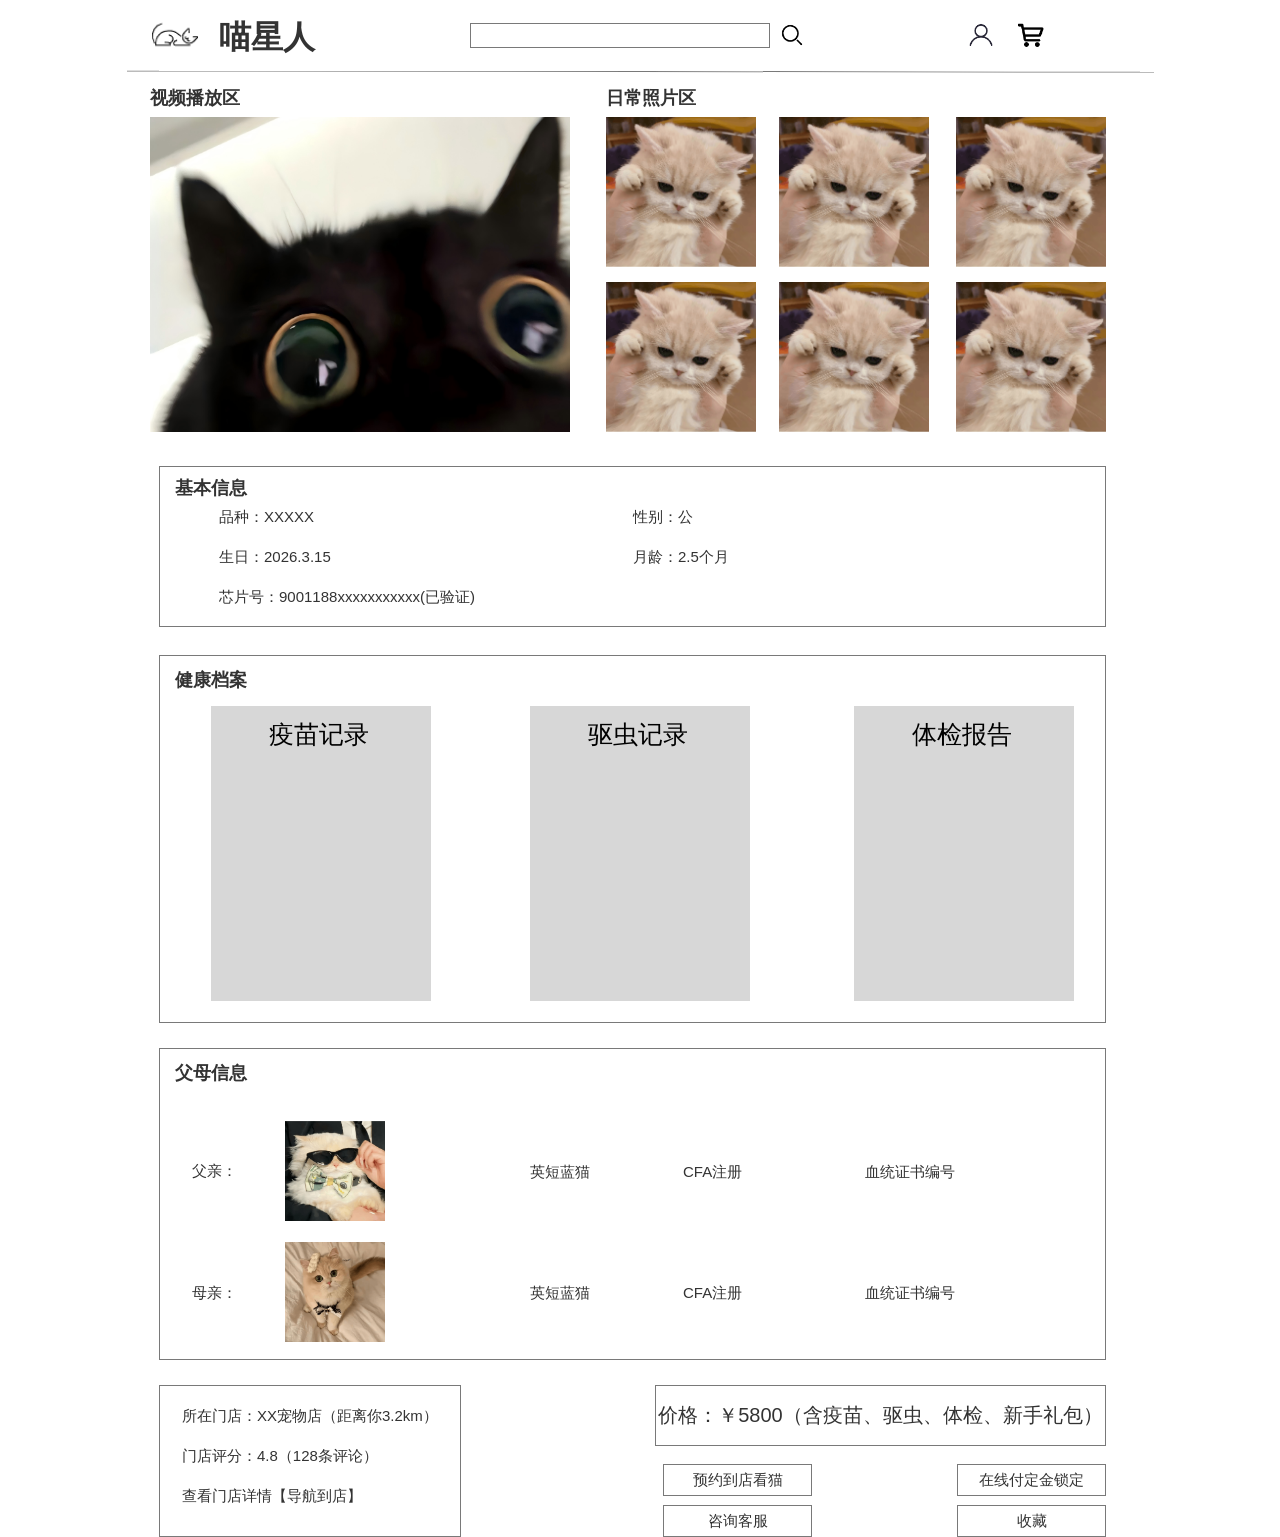
<file: assets/axure-cat-shop/猫咪档案页.html>
﻿<!DOCTYPE html>
<html>
  <head>
    <title>猫咪档案页</title>
    <meta http-equiv="X-UA-Compatible" content="IE=edge"/>
    <meta http-equiv="content-type" content="text/html; charset=utf-8"/>
    <link href="resources/css/axure_rp_page.css" type="text/css" rel="stylesheet"/>
    <link href="data/styles.css" type="text/css" rel="stylesheet"/>
    <link href="files/猫咪档案页/styles.css" type="text/css" rel="stylesheet"/>
    <script src="resources/scripts/jquery-3.2.1.min.js"></script>
    <script src="resources/scripts/axure/axQuery.js"></script>
    <script src="resources/scripts/axure/globals.js"></script>
    <script src="resources/scripts/axutils.js"></script>
    <script src="resources/scripts/axure/annotation.js"></script>
    <script src="resources/scripts/axure/axQuery.std.js"></script>
    <script src="resources/scripts/axure/doc.js"></script>
    <script src="resources/scripts/messagecenter.js"></script>
    <script src="resources/scripts/axure/events.js"></script>
    <script src="resources/scripts/axure/recording.js"></script>
    <script src="resources/scripts/axure/action.js"></script>
    <script src="resources/scripts/axure/expr.js"></script>
    <script src="resources/scripts/axure/geometry.js"></script>
    <script src="resources/scripts/axure/flyout.js"></script>
    <script src="resources/scripts/axure/model.js"></script>
    <script src="resources/scripts/axure/repeater.js"></script>
    <script src="resources/scripts/axure/sto.js"></script>
    <script src="resources/scripts/axure/utils.temp.js"></script>
    <script src="resources/scripts/axure/variables.js"></script>
    <script src="resources/scripts/axure/drag.js"></script>
    <script src="resources/scripts/axure/move.js"></script>
    <script src="resources/scripts/axure/visibility.js"></script>
    <script src="resources/scripts/axure/style.js"></script>
    <script src="resources/scripts/axure/adaptive.js"></script>
    <script src="resources/scripts/axure/tree.js"></script>
    <script src="resources/scripts/axure/init.temp.js"></script>
    <script src="resources/scripts/axure/legacy.js"></script>
    <script src="resources/scripts/axure/viewer.js"></script>
    <script src="resources/scripts/axure/math.js"></script>
    <script src="resources/scripts/axure/jquery.nicescroll.min.js"></script>
    <script src="data/document.js"></script>
    <script src="files/猫咪档案页/data.js"></script>
    <script type="text/javascript">
      $axure.utils.getTransparentGifPath = function() { return 'resources/images/transparent.gif'; };
      $axure.utils.getOtherPath = function() { return 'resources/Other.html'; };
      $axure.utils.getReloadPath = function() { return 'resources/reload.html'; };
    </script>
  </head>
  <body>
    <div id="base" class="">

      <!-- Unnamed (组合) -->
      <div id="u42" class="ax_default" data-left="-1.00024280664559" data-top="10" data-width="1027.00048561329" data-height="62.5252485568041" layer-opacity="1">

        <!-- Unnamed (线段) -->
        <div id="u43" class="ax_default line">
          <img id="u43_img" class="img " src="images/首页/u10.svg"/>
          <div id="u43_text" class="text " style="display:none; visibility: hidden">
            <p></p>
          </div>
        </div>

        <!-- Unnamed (组合) -->
        <div id="u44" class="ax_default" data-left="22" data-top="10" data-width="165" data-height="50" layer-opacity="1">

          <!-- Unnamed (矩形) -->
          <div id="u45" class="ax_default _一级标题">
            <div id="u45_div" class=""></div>
            <div id="u45_text" class="text ">
              <p><span>喵星人</span></p>
            </div>
          </div>

          <!-- LOGO (图片 ) -->
          <div id="u46" class="ax_default image" data-label="LOGO">
            <img id="u46_img" class="img " src="images/首页/logo_u15.png"/>
            <div id="u46_text" class="text " style="display:none; visibility: hidden">
              <p></p>
            </div>
          </div>
        </div>

        <!-- Unnamed (图片 ) -->
        <div id="u47" class="ax_default image">
          <img id="u47_img" class="img " src="images/首页/u12.png"/>
          <div id="u47_text" class="text " style="display:none; visibility: hidden">
            <p></p>
          </div>
        </div>

        <!-- Unnamed (图片 ) -->
        <div id="u48" class="ax_default image">
          <img id="u48_img" class="img " src="images/首页/u13.png"/>
          <div id="u48_text" class="text " style="display:none; visibility: hidden">
            <p></p>
          </div>
        </div>

        <!-- 登录 (图片 ) -->
        <div id="u49" class="ax_default image" data-label="登录">
          <img id="u49_img" class="img " src="images/首页/登录_u14.png"/>
          <div id="u49_text" class="text " style="display:none; visibility: hidden">
            <p></p>
          </div>
        </div>

        <!-- 搜索框 (文本框) -->
        <div id="u50" class="ax_default text_field1" data-label="搜索框">
          <div id="u50_div" class=""></div>
          <input id="u50_input" type="text" value="" class="u50_input"/>
        </div>
      </div>

      <!-- Unnamed (矩形) -->
      <div id="u51" class="ax_default _形状">
        <div id="u51_div" class=""></div>
        <div id="u51_text" class="text " style="display:none; visibility: hidden">
          <p></p>
        </div>
      </div>

      <!-- Unnamed (图片 ) -->
      <div id="u52" class="ax_default image">
        <img id="u52_img" class="img " src="images/猫咪档案页/u52.png"/>
        <div id="u52_text" class="text " style="display:none; visibility: hidden">
          <p></p>
        </div>
      </div>

      <!-- Unnamed (矩形) -->
      <div id="u53" class="ax_default _三级标题">
        <div id="u53_div" class=""></div>
        <div id="u53_text" class="text ">
          <p><span>视频播放区</span></p>
        </div>
      </div>

      <!-- Unnamed (图片 ) -->
      <div id="u54" class="ax_default image">
        <img id="u54_img" class="img " src="images/猫咪档案页/u54.png"/>
        <div id="u54_text" class="text " style="display:none; visibility: hidden">
          <p></p>
        </div>
      </div>

      <!-- Unnamed (图片 ) -->
      <div id="u55" class="ax_default image">
        <img id="u55_img" class="img " src="images/猫咪档案页/u54.png"/>
        <div id="u55_text" class="text " style="display:none; visibility: hidden">
          <p></p>
        </div>
      </div>

      <!-- Unnamed (图片 ) -->
      <div id="u56" class="ax_default image">
        <img id="u56_img" class="img " src="images/猫咪档案页/u54.png"/>
        <div id="u56_text" class="text " style="display:none; visibility: hidden">
          <p></p>
        </div>
      </div>

      <!-- Unnamed (图片 ) -->
      <div id="u57" class="ax_default image">
        <img id="u57_img" class="img " src="images/猫咪档案页/u54.png"/>
        <div id="u57_text" class="text " style="display:none; visibility: hidden">
          <p></p>
        </div>
      </div>

      <!-- Unnamed (图片 ) -->
      <div id="u58" class="ax_default image">
        <img id="u58_img" class="img " src="images/猫咪档案页/u54.png"/>
        <div id="u58_text" class="text " style="display:none; visibility: hidden">
          <p></p>
        </div>
      </div>

      <!-- Unnamed (图片 ) -->
      <div id="u59" class="ax_default image">
        <img id="u59_img" class="img " src="images/猫咪档案页/u54.png"/>
        <div id="u59_text" class="text " style="display:none; visibility: hidden">
          <p></p>
        </div>
      </div>

      <!-- Unnamed (矩形) -->
      <div id="u60" class="ax_default _三级标题">
        <div id="u60_div" class=""></div>
        <div id="u60_text" class="text ">
          <p><span>日常照片区</span></p>
        </div>
      </div>

      <!-- Unnamed (矩形) -->
      <div id="u61" class="ax_default label">
        <div id="u61_div" class=""></div>
        <div id="u61_text" class="text ">
          <p><span>品种：XXXXX</span></p>
        </div>
      </div>

      <!-- Unnamed (矩形) -->
      <div id="u62" class="ax_default label">
        <div id="u62_div" class=""></div>
        <div id="u62_text" class="text ">
          <p><span>生日：2026.3.15</span></p>
        </div>
      </div>

      <!-- Unnamed (矩形) -->
      <div id="u63" class="ax_default label">
        <div id="u63_div" class=""></div>
        <div id="u63_text" class="text ">
          <p><span>性别：公</span></p>
        </div>
      </div>

      <!-- Unnamed (矩形) -->
      <div id="u64" class="ax_default label">
        <div id="u64_div" class=""></div>
        <div id="u64_text" class="text ">
          <p><span>月龄：2.5个月</span></p>
        </div>
      </div>

      <!-- Unnamed (矩形) -->
      <div id="u65" class="ax_default label">
        <div id="u65_div" class=""></div>
        <div id="u65_text" class="text ">
          <p><span>芯片号：9001188xxxxxxxxxxx(已验证)</span></p>
        </div>
      </div>

      <!-- Unnamed (矩形) -->
      <div id="u66" class="ax_default _形状">
        <div id="u66_div" class=""></div>
        <div id="u66_text" class="text " style="display:none; visibility: hidden">
          <p></p>
        </div>
      </div>

      <!-- Unnamed (矩形) -->
      <div id="u67" class="ax_default _三级标题">
        <div id="u67_div" class=""></div>
        <div id="u67_text" class="text ">
          <p><span>健康档案</span></p>
        </div>
      </div>

      <!-- Unnamed (矩形) -->
      <div id="u68" class="ax_default _三级标题">
        <div id="u68_div" class=""></div>
        <div id="u68_text" class="text ">
          <p><span>基本信息</span></p>
        </div>
      </div>

      <!-- Unnamed (矩形) -->
      <div id="u69" class="ax_default box_3">
        <div id="u69_div" class=""></div>
        <div id="u69_text" class="text " style="display:none; visibility: hidden">
          <p></p>
        </div>
      </div>

      <!-- Unnamed (矩形) -->
      <div id="u70" class="ax_default box_3">
        <div id="u70_div" class=""></div>
        <div id="u70_text" class="text " style="display:none; visibility: hidden">
          <p></p>
        </div>
      </div>

      <!-- Unnamed (矩形) -->
      <div id="u71" class="ax_default box_3">
        <div id="u71_div" class=""></div>
        <div id="u71_text" class="text " style="display:none; visibility: hidden">
          <p></p>
        </div>
      </div>

      <!-- Unnamed (矩形) -->
      <div id="u72" class="ax_default label">
        <div id="u72_div" class=""></div>
        <div id="u72_text" class="text ">
          <p><span>疫苗记录</span></p>
        </div>
      </div>

      <!-- Unnamed (矩形) -->
      <div id="u73" class="ax_default label">
        <div id="u73_div" class=""></div>
        <div id="u73_text" class="text ">
          <p><span>驱虫记录</span></p>
        </div>
      </div>

      <!-- Unnamed (矩形) -->
      <div id="u74" class="ax_default label">
        <div id="u74_div" class=""></div>
        <div id="u74_text" class="text ">
          <p><span>体检报告</span></p>
        </div>
      </div>

      <!-- Unnamed (矩形) -->
      <div id="u75" class="ax_default _形状">
        <div id="u75_div" class=""></div>
        <div id="u75_text" class="text " style="display:none; visibility: hidden">
          <p></p>
        </div>
      </div>

      <!-- Unnamed (矩形) -->
      <div id="u76" class="ax_default _三级标题">
        <div id="u76_div" class=""></div>
        <div id="u76_text" class="text ">
          <p><span>父母信息</span></p>
        </div>
      </div>

      <!-- Unnamed (矩形) -->
      <div id="u77" class="ax_default label">
        <div id="u77_div" class=""></div>
        <div id="u77_text" class="text ">
          <p><span>父亲：</span></p>
        </div>
      </div>

      <!-- Unnamed (矩形) -->
      <div id="u78" class="ax_default label">
        <div id="u78_div" class=""></div>
        <div id="u78_text" class="text ">
          <p><span>母亲：</span></p>
        </div>
      </div>

      <!-- Unnamed (图片 ) -->
      <div id="u79" class="ax_default image">
        <img id="u79_img" class="img " src="images/猫咪档案页/u79.png"/>
        <div id="u79_text" class="text " style="display:none; visibility: hidden">
          <p></p>
        </div>
      </div>

      <!-- Unnamed (图片 ) -->
      <div id="u80" class="ax_default image">
        <img id="u80_img" class="img " src="images/猫咪档案页/u80.png"/>
        <div id="u80_text" class="text " style="display:none; visibility: hidden">
          <p></p>
        </div>
      </div>

      <!-- Unnamed (矩形) -->
      <div id="u81" class="ax_default label">
        <div id="u81_div" class=""></div>
        <div id="u81_text" class="text ">
          <p><span>英短蓝猫</span></p>
        </div>
      </div>

      <!-- Unnamed (矩形) -->
      <div id="u82" class="ax_default label">
        <div id="u82_div" class=""></div>
        <div id="u82_text" class="text ">
          <p><span>CFA注册</span></p>
        </div>
      </div>

      <!-- Unnamed (矩形) -->
      <div id="u83" class="ax_default label">
        <div id="u83_div" class=""></div>
        <div id="u83_text" class="text ">
          <p><span>血统证书编号</span></p>
        </div>
      </div>

      <!-- Unnamed (矩形) -->
      <div id="u84" class="ax_default _形状">
        <div id="u84_div" class=""></div>
        <div id="u84_text" class="text " style="display:none; visibility: hidden">
          <p></p>
        </div>
      </div>

      <!-- Unnamed (矩形) -->
      <div id="u85" class="ax_default label">
        <div id="u85_div" class=""></div>
        <div id="u85_text" class="text ">
          <p><span>英短蓝猫</span></p>
        </div>
      </div>

      <!-- Unnamed (矩形) -->
      <div id="u86" class="ax_default label">
        <div id="u86_div" class=""></div>
        <div id="u86_text" class="text ">
          <p><span>CFA注册</span></p>
        </div>
      </div>

      <!-- Unnamed (矩形) -->
      <div id="u87" class="ax_default label">
        <div id="u87_div" class=""></div>
        <div id="u87_text" class="text ">
          <p><span>血统证书编号</span></p>
        </div>
      </div>

      <!-- Unnamed (矩形) -->
      <div id="u88" class="ax_default label">
        <div id="u88_div" class=""></div>
        <div id="u88_text" class="text ">
          <p><span>所在门店：XX宠物店（距离你3.2km）</span></p>
        </div>
      </div>

      <!-- Unnamed (矩形) -->
      <div id="u89" class="ax_default label">
        <div id="u89_div" class=""></div>
        <div id="u89_text" class="text ">
          <p><span>门店评分：4.8（128条评论）</span></p>
        </div>
      </div>

      <!-- Unnamed (矩形) -->
      <div id="u90" class="ax_default label">
        <div id="u90_div" class=""></div>
        <div id="u90_text" class="text ">
          <p><span>查看门店详情【导航到店】</span></p>
        </div>
      </div>

      <!-- Unnamed (矩形) -->
      <div id="u91" class="ax_default _形状">
        <div id="u91_div" class=""></div>
        <div id="u91_text" class="text ">
          <p><span>价格：￥5800（含疫苗、驱虫、体检、新手礼包）</span></p>
        </div>
      </div>

      <!-- Unnamed (矩形) -->
      <div id="u92" class="ax_default _形状">
        <div id="u92_div" class=""></div>
        <div id="u92_text" class="text ">
          <p><span>预约到店看猫</span></p>
        </div>
      </div>

      <!-- Unnamed (矩形) -->
      <div id="u93" class="ax_default _形状">
        <div id="u93_div" class=""></div>
        <div id="u93_text" class="text ">
          <p><span>在线付定金锁定</span></p>
        </div>
      </div>

      <!-- Unnamed (矩形) -->
      <div id="u94" class="ax_default _形状">
        <div id="u94_div" class=""></div>
        <div id="u94_text" class="text ">
          <p><span>咨询客服</span></p>
        </div>
      </div>

      <!-- Unnamed (矩形) -->
      <div id="u95" class="ax_default _形状">
        <div id="u95_div" class=""></div>
        <div id="u95_text" class="text ">
          <p><span>收藏</span></p>
        </div>
      </div>
    </div>
    <script src="resources/scripts/axure/ios.js"></script>
  </body>
</html>
</file>
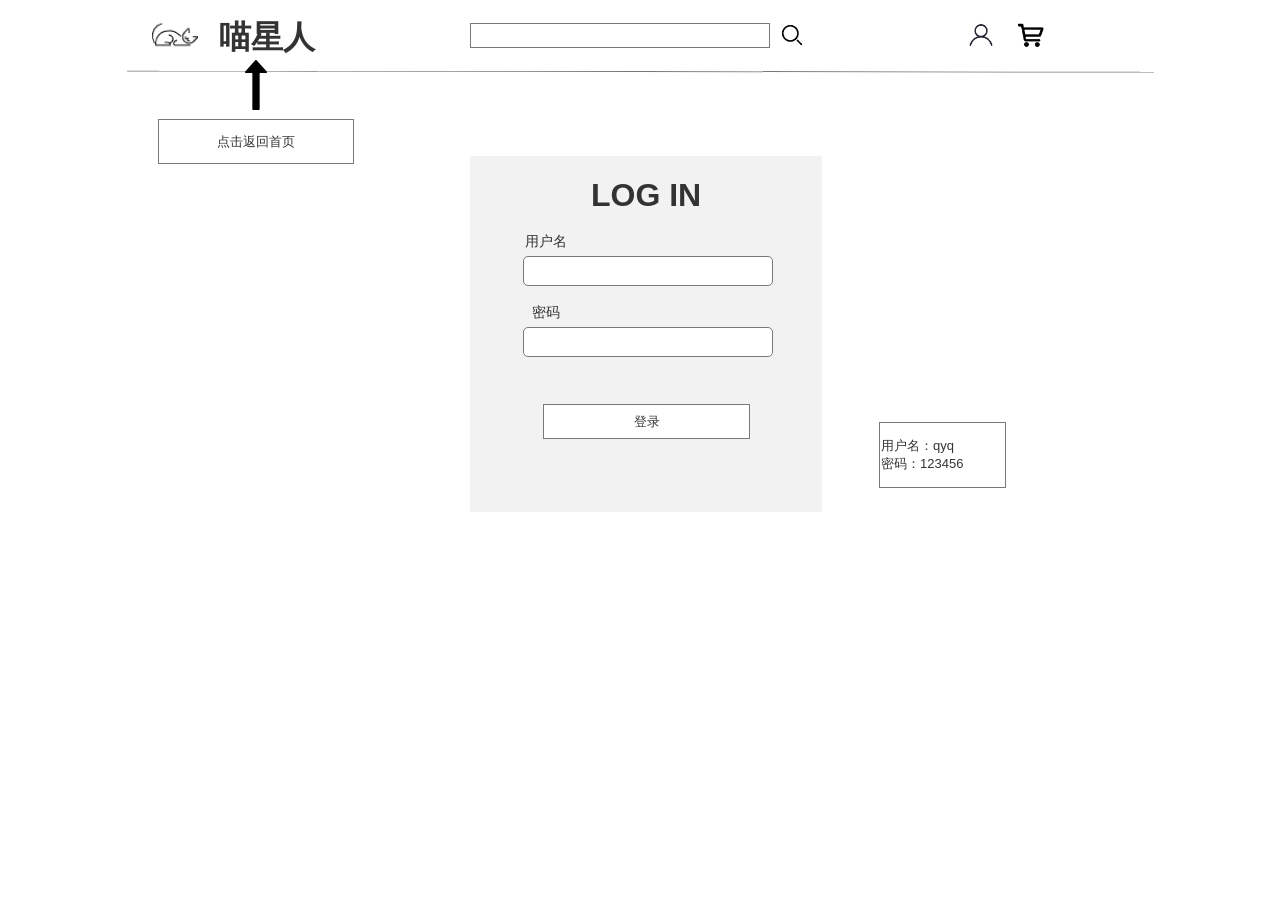
<file: assets/axure-cat-shop/登录.html>
﻿<!DOCTYPE html>
<html>
  <head>
    <title>登录</title>
    <meta http-equiv="X-UA-Compatible" content="IE=edge"/>
    <meta http-equiv="content-type" content="text/html; charset=utf-8"/>
    <link href="resources/css/axure_rp_page.css" type="text/css" rel="stylesheet"/>
    <link href="data/styles.css" type="text/css" rel="stylesheet"/>
    <link href="files/登录/styles.css" type="text/css" rel="stylesheet"/>
    <script src="resources/scripts/jquery-3.2.1.min.js"></script>
    <script src="resources/scripts/axure/axQuery.js"></script>
    <script src="resources/scripts/axure/globals.js"></script>
    <script src="resources/scripts/axutils.js"></script>
    <script src="resources/scripts/axure/annotation.js"></script>
    <script src="resources/scripts/axure/axQuery.std.js"></script>
    <script src="resources/scripts/axure/doc.js"></script>
    <script src="resources/scripts/messagecenter.js"></script>
    <script src="resources/scripts/axure/events.js"></script>
    <script src="resources/scripts/axure/recording.js"></script>
    <script src="resources/scripts/axure/action.js"></script>
    <script src="resources/scripts/axure/expr.js"></script>
    <script src="resources/scripts/axure/geometry.js"></script>
    <script src="resources/scripts/axure/flyout.js"></script>
    <script src="resources/scripts/axure/model.js"></script>
    <script src="resources/scripts/axure/repeater.js"></script>
    <script src="resources/scripts/axure/sto.js"></script>
    <script src="resources/scripts/axure/utils.temp.js"></script>
    <script src="resources/scripts/axure/variables.js"></script>
    <script src="resources/scripts/axure/drag.js"></script>
    <script src="resources/scripts/axure/move.js"></script>
    <script src="resources/scripts/axure/visibility.js"></script>
    <script src="resources/scripts/axure/style.js"></script>
    <script src="resources/scripts/axure/adaptive.js"></script>
    <script src="resources/scripts/axure/tree.js"></script>
    <script src="resources/scripts/axure/init.temp.js"></script>
    <script src="resources/scripts/axure/legacy.js"></script>
    <script src="resources/scripts/axure/viewer.js"></script>
    <script src="resources/scripts/axure/math.js"></script>
    <script src="resources/scripts/axure/jquery.nicescroll.min.js"></script>
    <script src="data/document.js"></script>
    <script src="files/登录/data.js"></script>
    <script type="text/javascript">
      $axure.utils.getTransparentGifPath = function() { return 'resources/images/transparent.gif'; };
      $axure.utils.getOtherPath = function() { return 'resources/Other.html'; };
      $axure.utils.getReloadPath = function() { return 'resources/reload.html'; };
    </script>
  </head>
  <body>
    <div id="base" class="">

      <!-- 登录框 (矩形) -->
      <div id="u96" class="ax_default box_2" data-label="登录框">
        <div id="u96_div" class=""></div>
        <div id="u96_text" class="text " style="display:none; visibility: hidden">
          <p></p>
        </div>
      </div>

      <!-- Unnamed (矩形) -->
      <div id="u97" class="ax_default _一级标题">
        <div id="u97_div" class=""></div>
        <div id="u97_text" class="text ">
          <p><span>LOG IN</span></p>
        </div>
      </div>

      <!-- Unnamed (矩形) -->
      <div id="u98" class="ax_default label">
        <div id="u98_div" class=""></div>
        <div id="u98_text" class="text ">
          <p><span>用户名</span></p>
        </div>
      </div>

      <!-- Unnamed (矩形) -->
      <div id="u99" class="ax_default label">
        <div id="u99_div" class=""></div>
        <div id="u99_text" class="text ">
          <p><span>密码</span></p>
        </div>
      </div>

      <!-- 登录 (矩形) -->
      <div id="u100" class="ax_default _形状" data-label="登录">
        <div id="u100_div" class=""></div>
        <div id="u100_text" class="text ">
          <p><span>登录</span></p>
        </div>
      </div>

      <!-- 用户名 (文本框) -->
      <div id="u101" class="ax_default text_field1" data-label="用户名">
        <div id="u101_div" class=""></div>
        <input id="u101_input" type="text" value="" class="u101_input"/>
      </div>

      <!-- 密码 (文本框) -->
      <div id="u102" class="ax_default text_field1" data-label="密码">
        <div id="u102_div" class=""></div>
        <input id="u102_input" type="text" value="" class="u102_input"/>
      </div>

      <!-- Unnamed (组合) -->
      <div id="u103" class="ax_default" data-left="-1.00024280664559" data-top="10" data-width="1027.00048561329" data-height="62.5252485568041" layer-opacity="1">

        <!-- Unnamed (线段) -->
        <div id="u104" class="ax_default line">
          <img id="u104_img" class="img " src="images/首页/u10.svg"/>
          <div id="u104_text" class="text " style="display:none; visibility: hidden">
            <p></p>
          </div>
        </div>

        <!-- 返回首页 (组合) -->
        <div id="u105" class="ax_default" data-label="返回首页" data-left="22" data-top="10" data-width="165" data-height="50" layer-opacity="1">

          <!-- Unnamed (矩形) -->
          <div id="u106" class="ax_default _一级标题">
            <div id="u106_div" class=""></div>
            <div id="u106_text" class="text ">
              <p><span>喵星人</span></p>
            </div>
          </div>

          <!-- LOGO (图片 ) -->
          <div id="u107" class="ax_default image" data-label="LOGO">
            <img id="u107_img" class="img " src="images/首页/logo_u15.png"/>
            <div id="u107_text" class="text " style="display:none; visibility: hidden">
              <p></p>
            </div>
          </div>
        </div>

        <!-- Unnamed (图片 ) -->
        <div id="u108" class="ax_default image">
          <img id="u108_img" class="img " src="images/首页/u12.png"/>
          <div id="u108_text" class="text " style="display:none; visibility: hidden">
            <p></p>
          </div>
        </div>

        <!-- Unnamed (图片 ) -->
        <div id="u109" class="ax_default image">
          <img id="u109_img" class="img " src="images/首页/u13.png"/>
          <div id="u109_text" class="text " style="display:none; visibility: hidden">
            <p></p>
          </div>
        </div>

        <!-- 登录 (图片 ) -->
        <div id="u110" class="ax_default image" data-label="登录">
          <img id="u110_img" class="img " src="images/首页/登录_u14.png"/>
          <div id="u110_text" class="text " style="display:none; visibility: hidden">
            <p></p>
          </div>
        </div>

        <!-- 搜索框 (文本框) -->
        <div id="u111" class="ax_default text_field1" data-label="搜索框">
          <div id="u111_div" class=""></div>
          <input id="u111_input" type="text" value="" class="u111_input"/>
        </div>
      </div>

      <!-- Unnamed (矩形) -->
      <div id="u112" class="ax_default _形状">
        <div id="u112_div" class=""></div>
        <div id="u112_text" class="text ">
          <p><span>用户名：qyq</span></p><p><span>密码：123456</span></p>
        </div>
      </div>

      <!-- Unnamed (形状) -->
      <div id="u113" class="ax_default icon">
        <img id="u113_img" class="img " src="images/登录/u113.svg"/>
        <div id="u113_text" class="text " style="display:none; visibility: hidden">
          <p></p>
        </div>
      </div>

      <!-- Unnamed (矩形) -->
      <div id="u114" class="ax_default box_1">
        <div id="u114_div" class=""></div>
        <div id="u114_text" class="text ">
          <p><span>点击返回首页</span></p>
        </div>
      </div>
    </div>
    <script src="resources/scripts/axure/ios.js"></script>
  </body>
</html>
</file>
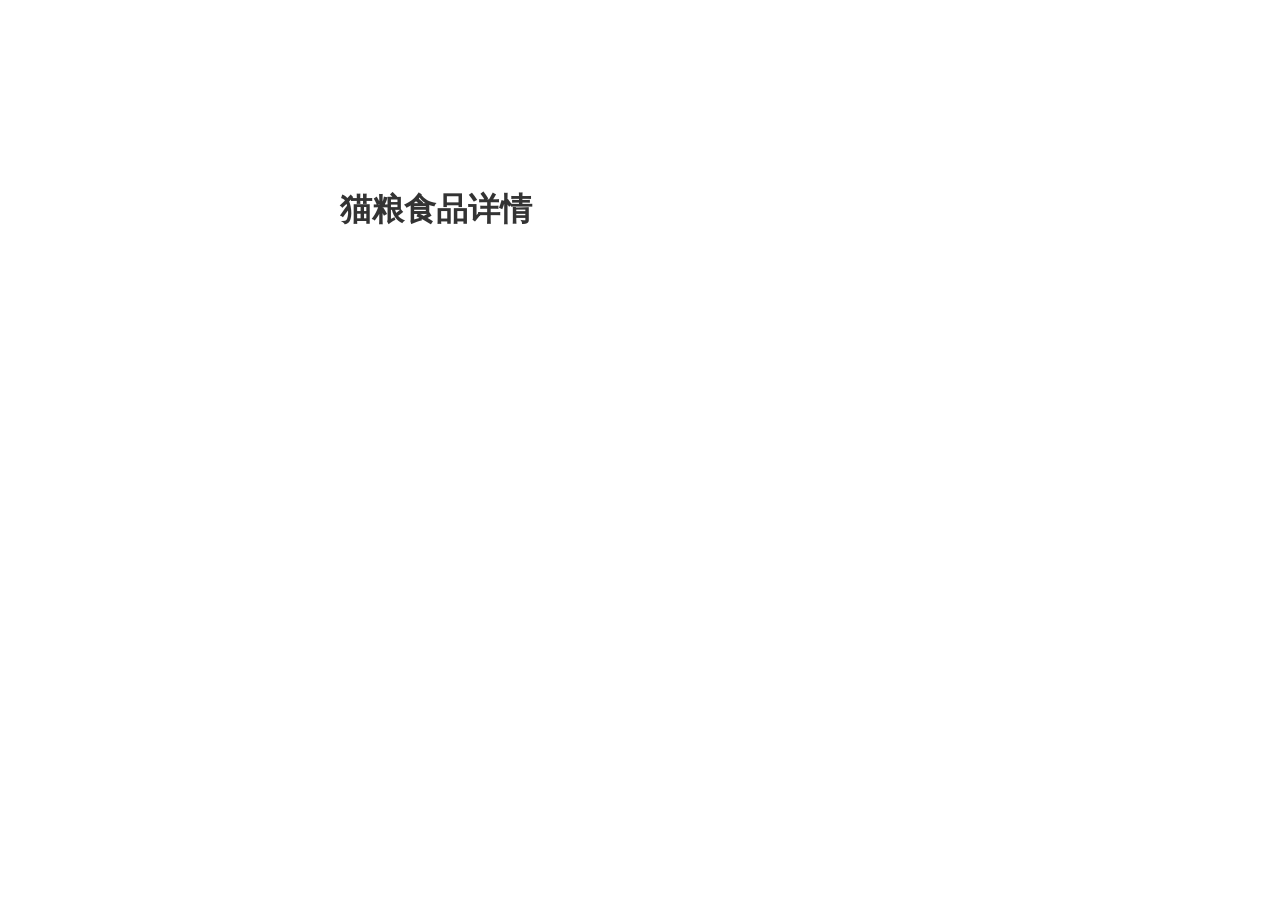
<file: assets/axure-cat-shop/食品详情.html>
﻿<!DOCTYPE html>
<html>
  <head>
    <title>食品详情</title>
    <meta http-equiv="X-UA-Compatible" content="IE=edge"/>
    <meta http-equiv="content-type" content="text/html; charset=utf-8"/>
    <link href="resources/css/axure_rp_page.css" type="text/css" rel="stylesheet"/>
    <link href="data/styles.css" type="text/css" rel="stylesheet"/>
    <link href="files/食品详情/styles.css" type="text/css" rel="stylesheet"/>
    <script src="resources/scripts/jquery-3.2.1.min.js"></script>
    <script src="resources/scripts/axure/axQuery.js"></script>
    <script src="resources/scripts/axure/globals.js"></script>
    <script src="resources/scripts/axutils.js"></script>
    <script src="resources/scripts/axure/annotation.js"></script>
    <script src="resources/scripts/axure/axQuery.std.js"></script>
    <script src="resources/scripts/axure/doc.js"></script>
    <script src="resources/scripts/messagecenter.js"></script>
    <script src="resources/scripts/axure/events.js"></script>
    <script src="resources/scripts/axure/recording.js"></script>
    <script src="resources/scripts/axure/action.js"></script>
    <script src="resources/scripts/axure/expr.js"></script>
    <script src="resources/scripts/axure/geometry.js"></script>
    <script src="resources/scripts/axure/flyout.js"></script>
    <script src="resources/scripts/axure/model.js"></script>
    <script src="resources/scripts/axure/repeater.js"></script>
    <script src="resources/scripts/axure/sto.js"></script>
    <script src="resources/scripts/axure/utils.temp.js"></script>
    <script src="resources/scripts/axure/variables.js"></script>
    <script src="resources/scripts/axure/drag.js"></script>
    <script src="resources/scripts/axure/move.js"></script>
    <script src="resources/scripts/axure/visibility.js"></script>
    <script src="resources/scripts/axure/style.js"></script>
    <script src="resources/scripts/axure/adaptive.js"></script>
    <script src="resources/scripts/axure/tree.js"></script>
    <script src="resources/scripts/axure/init.temp.js"></script>
    <script src="resources/scripts/axure/legacy.js"></script>
    <script src="resources/scripts/axure/viewer.js"></script>
    <script src="resources/scripts/axure/math.js"></script>
    <script src="resources/scripts/axure/jquery.nicescroll.min.js"></script>
    <script src="data/document.js"></script>
    <script src="files/食品详情/data.js"></script>
    <script type="text/javascript">
      $axure.utils.getTransparentGifPath = function() { return 'resources/images/transparent.gif'; };
      $axure.utils.getOtherPath = function() { return 'resources/Other.html'; };
      $axure.utils.getReloadPath = function() { return 'resources/reload.html'; };
    </script>
  </head>
  <body>
    <div id="base" class="">

      <!-- Unnamed (矩形) -->
      <div id="u40" class="ax_default _一级标题">
        <div id="u40_div" class=""></div>
        <div id="u40_text" class="text ">
          <p><span>猫粮食品详情</span></p>
        </div>
      </div>
    </div>
    <script src="resources/scripts/axure/ios.js"></script>
  </body>
</html>
</file>
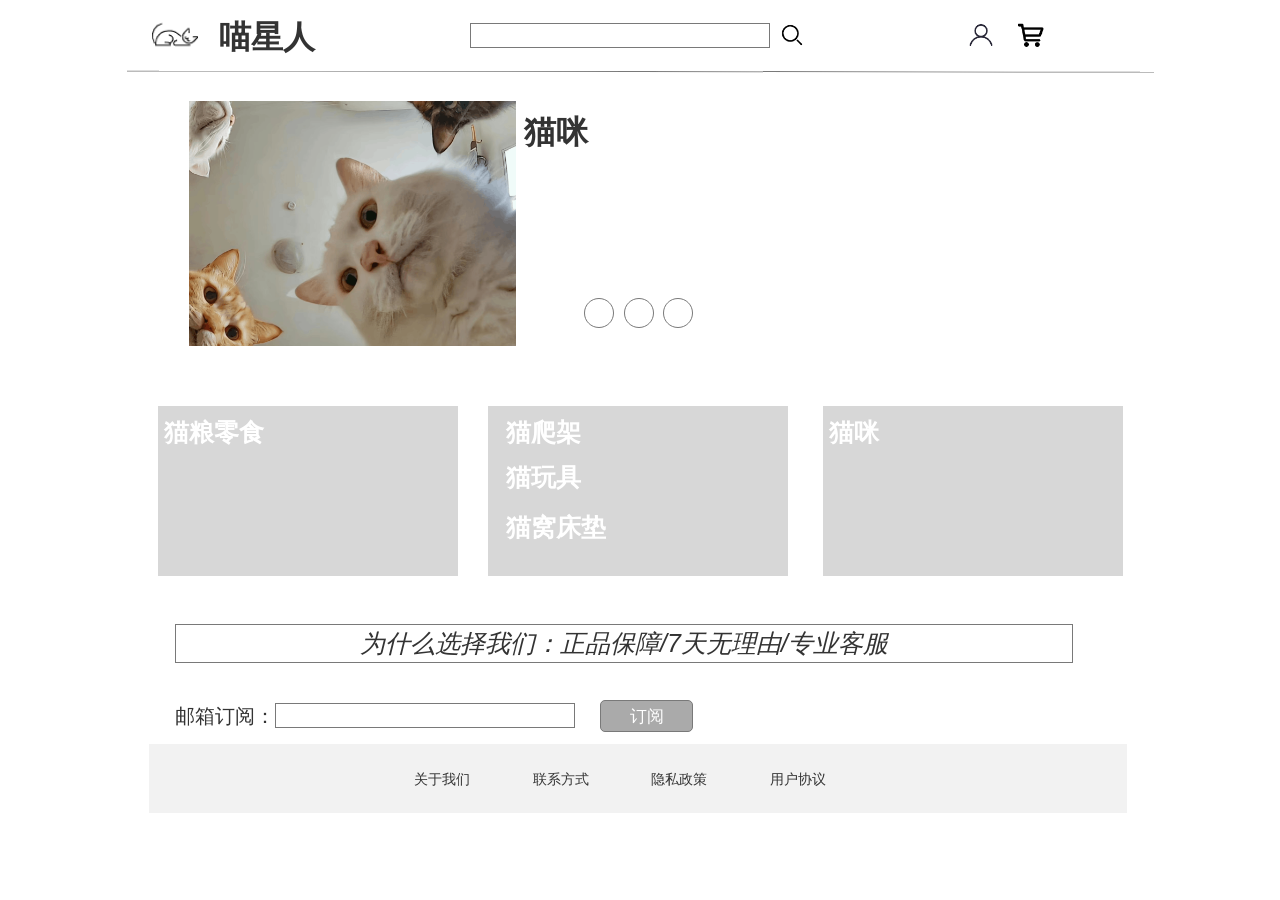
<file: assets/axure-cat-shop/首页.html>
﻿<!DOCTYPE html>
<html>
  <head>
    <title>首页</title>
    <meta http-equiv="X-UA-Compatible" content="IE=edge"/>
    <meta http-equiv="content-type" content="text/html; charset=utf-8"/>
    <link href="resources/css/axure_rp_page.css" type="text/css" rel="stylesheet"/>
    <link href="data/styles.css" type="text/css" rel="stylesheet"/>
    <link href="files/首页/styles.css" type="text/css" rel="stylesheet"/>
    <script src="resources/scripts/jquery-3.2.1.min.js"></script>
    <script src="resources/scripts/axure/axQuery.js"></script>
    <script src="resources/scripts/axure/globals.js"></script>
    <script src="resources/scripts/axutils.js"></script>
    <script src="resources/scripts/axure/annotation.js"></script>
    <script src="resources/scripts/axure/axQuery.std.js"></script>
    <script src="resources/scripts/axure/doc.js"></script>
    <script src="resources/scripts/messagecenter.js"></script>
    <script src="resources/scripts/axure/events.js"></script>
    <script src="resources/scripts/axure/recording.js"></script>
    <script src="resources/scripts/axure/action.js"></script>
    <script src="resources/scripts/axure/expr.js"></script>
    <script src="resources/scripts/axure/geometry.js"></script>
    <script src="resources/scripts/axure/flyout.js"></script>
    <script src="resources/scripts/axure/model.js"></script>
    <script src="resources/scripts/axure/repeater.js"></script>
    <script src="resources/scripts/axure/sto.js"></script>
    <script src="resources/scripts/axure/utils.temp.js"></script>
    <script src="resources/scripts/axure/variables.js"></script>
    <script src="resources/scripts/axure/drag.js"></script>
    <script src="resources/scripts/axure/move.js"></script>
    <script src="resources/scripts/axure/visibility.js"></script>
    <script src="resources/scripts/axure/style.js"></script>
    <script src="resources/scripts/axure/adaptive.js"></script>
    <script src="resources/scripts/axure/tree.js"></script>
    <script src="resources/scripts/axure/init.temp.js"></script>
    <script src="resources/scripts/axure/legacy.js"></script>
    <script src="resources/scripts/axure/viewer.js"></script>
    <script src="resources/scripts/axure/math.js"></script>
    <script src="resources/scripts/axure/jquery.nicescroll.min.js"></script>
    <script src="data/document.js"></script>
    <script src="files/首页/data.js"></script>
    <script type="text/javascript">
      $axure.utils.getTransparentGifPath = function() { return 'resources/images/transparent.gif'; };
      $axure.utils.getOtherPath = function() { return 'resources/Other.html'; };
      $axure.utils.getReloadPath = function() { return 'resources/reload.html'; };
    </script>
  </head>
  <body>
    <div id="base" class="">

      <!-- Unnamed (矩形) -->
      <div id="u0" class="ax_default box_2">
        <div id="u0_div" class=""></div>
        <div id="u0_text" class="text " style="display:none; visibility: hidden">
          <p></p>
        </div>
      </div>

      <!-- 猫咪 (组合) -->
      <div id="u1" class="ax_default" data-label="猫咪" data-left="695" data-top="406" data-width="300" data-height="170" layer-opacity="1">

        <!-- 活体猫咪 (矩形) -->
        <div id="u2" class="ax_default box_3" data-label="活体猫咪">
          <div id="u2_div" class=""></div>
          <div id="u2_text" class="text " style="display:none; visibility: hidden">
            <p></p>
          </div>
        </div>

        <!-- Unnamed (矩形) -->
        <div id="u3" class="ax_default _三级标题">
          <div id="u3_div" class=""></div>
          <div id="u3_text" class="text ">
            <p><span>猫咪</span></p>
          </div>
        </div>
      </div>

      <!-- 用品 (组合) -->
      <div id="u4" class="ax_default" data-label="用品" data-left="360" data-top="406" data-width="300" data-height="170" layer-opacity="1">

        <!-- 猫咪用品 (矩形) -->
        <div id="u5" class="ax_default box_3" data-label="猫咪用品">
          <div id="u5_div" class=""></div>
          <div id="u5_text" class="text " style="display:none; visibility: hidden">
            <p></p>
          </div>
        </div>

        <!-- Unnamed (矩形) -->
        <div id="u6" class="ax_default _三级标题">
          <div id="u6_div" class=""></div>
          <div id="u6_text" class="text ">
            <p><span>猫爬架</span></p>
          </div>
        </div>

        <!-- Unnamed (矩形) -->
        <div id="u7" class="ax_default _三级标题">
          <div id="u7_div" class=""></div>
          <div id="u7_text" class="text ">
            <p><span>猫玩具</span></p>
          </div>
        </div>

        <!-- Unnamed (矩形) -->
        <div id="u8" class="ax_default _三级标题">
          <div id="u8_div" class=""></div>
          <div id="u8_text" class="text ">
            <p><span>猫窝床垫</span></p>
          </div>
        </div>
      </div>

      <!-- Unnamed (组合) -->
      <div id="u9" class="ax_default" data-left="-1.00024280664559" data-top="10" data-width="1027.00048561329" data-height="62.5252485568041" layer-opacity="1">

        <!-- Unnamed (线段) -->
        <div id="u10" class="ax_default line">
          <img id="u10_img" class="img " src="images/首页/u10.svg"/>
          <div id="u10_text" class="text " style="display:none; visibility: hidden">
            <p></p>
          </div>
        </div>

        <!-- Unnamed (矩形) -->
        <div id="u11" class="ax_default _一级标题">
          <div id="u11_div" class=""></div>
          <div id="u11_text" class="text ">
            <p><span>喵星人</span></p>
          </div>
        </div>

        <!-- Unnamed (图片 ) -->
        <div id="u12" class="ax_default image">
          <img id="u12_img" class="img " src="images/首页/u12.png"/>
          <div id="u12_text" class="text " style="display:none; visibility: hidden">
            <p></p>
          </div>
        </div>

        <!-- Unnamed (图片 ) -->
        <div id="u13" class="ax_default image">
          <img id="u13_img" class="img " src="images/首页/u13.png"/>
          <div id="u13_text" class="text " style="display:none; visibility: hidden">
            <p></p>
          </div>
        </div>

        <!-- 登录 (图片 ) -->
        <div id="u14" class="ax_default image" data-label="登录">
          <img id="u14_img" class="img " src="images/首页/登录_u14.png"/>
          <div id="u14_text" class="text " style="display:none; visibility: hidden">
            <p></p>
          </div>
        </div>

        <!-- LOGO (图片 ) -->
        <div id="u15" class="ax_default image" data-label="LOGO">
          <img id="u15_img" class="img " src="images/首页/logo_u15.png"/>
          <div id="u15_text" class="text " style="display:none; visibility: hidden">
            <p></p>
          </div>
        </div>

        <!-- 搜索框 (文本框) -->
        <div id="u16" class="ax_default text_field1" data-label="搜索框">
          <div id="u16_div" class=""></div>
          <input id="u16_input" type="text" value="" class="u16_input"/>
        </div>
      </div>

      <!-- 食品 (组合) -->
      <div id="u17" class="ax_default" data-label="食品" data-left="30" data-top="406" data-width="300" data-height="170" layer-opacity="1">

        <!-- 猫咪食品 (矩形) -->
        <div id="u18" class="ax_default box_3" data-label="猫咪食品">
          <div id="u18_div" class=""></div>
          <div id="u18_text" class="text " style="display:none; visibility: hidden">
            <p></p>
          </div>
        </div>

        <!-- Unnamed (矩形) -->
        <div id="u19" class="ax_default _三级标题">
          <div id="u19_div" class=""></div>
          <div id="u19_text" class="text ">
            <p><span>猫粮零食</span></p>
          </div>
        </div>
      </div>

      <!-- 轮播图 (动态面板) -->
      <div id="u20" class="ax_default" data-label="轮播图">
        <div id="u20_state0" class="panel_state" data-label="活体猫咪" style="">
          <div id="u20_state0_content" class="panel_state_content">

            <!-- Unnamed (图片 ) -->
            <div id="u21" class="ax_default image">
              <img id="u21_img" class="img " src="images/首页/u21.png"/>
              <div id="u21_text" class="text " style="display:none; visibility: hidden">
                <p></p>
              </div>
            </div>

            <!-- Unnamed (矩形) -->
            <div id="u22" class="ax_default _一级标题">
              <div id="u22_div" class=""></div>
              <div id="u22_text" class="text ">
                <p><span>猫咪</span></p>
              </div>
            </div>
          </div>
        </div>
        <div id="u20_state1" class="panel_state" data-label="食品" style="visibility: hidden;">
          <div id="u20_state1_content" class="panel_state_content">

            <!-- Unnamed (图片 ) -->
            <div id="u23" class="ax_default image">
              <img id="u23_img" class="img " src="images/首页/u23.png"/>
              <div id="u23_text" class="text " style="display:none; visibility: hidden">
                <p></p>
              </div>
            </div>

            <!-- Unnamed (图片 ) -->
            <div id="u24" class="ax_default image">
              <img id="u24_img" class="img " src="images/首页/u24.png"/>
              <div id="u24_text" class="text " style="display:none; visibility: hidden">
                <p></p>
              </div>
            </div>

            <!-- Unnamed (矩形) -->
            <div id="u25" class="ax_default _一级标题">
              <div id="u25_div" class=""></div>
              <div id="u25_text" class="text ">
                <p><span>猫粮零食</span></p>
              </div>
            </div>
          </div>
        </div>
        <div id="u20_state2" class="panel_state" data-label="用品" style="visibility: hidden;">
          <div id="u20_state2_content" class="panel_state_content">

            <!-- Unnamed (图片 ) -->
            <div id="u26" class="ax_default image">
              <img id="u26_img" class="img " src="images/首页/u26.png"/>
              <div id="u26_text" class="text " style="display:none; visibility: hidden">
                <p></p>
              </div>
            </div>

            <!-- Unnamed (图片 ) -->
            <div id="u27" class="ax_default image">
              <img id="u27_img" class="img " src="images/首页/u27.png"/>
              <div id="u27_text" class="text " style="display:none; visibility: hidden">
                <p></p>
              </div>
            </div>

            <!-- Unnamed (矩形) -->
            <div id="u28" class="ax_default _一级标题">
              <div id="u28_div" class=""></div>
              <div id="u28_text" class="text ">
                <p><span>猫咪用品</span></p>
              </div>
            </div>
          </div>
        </div>
      </div>

      <!-- 1 (圆形) -->
      <div id="u29" class="ax_default ellipse" data-label="1" selectiongroup="1">
        <img id="u29_img" class="img " src="images/首页/1_u29.svg"/>
        <div id="u29_text" class="text " style="display:none; visibility: hidden">
          <p></p>
        </div>
      </div>

      <!-- 2 (圆形) -->
      <div id="u30" class="ax_default ellipse" data-label="2" selectiongroup="1">
        <img id="u30_img" class="img " src="images/首页/1_u29.svg"/>
        <div id="u30_text" class="text " style="display:none; visibility: hidden">
          <p></p>
        </div>
      </div>

      <!-- 3 (圆形) -->
      <div id="u31" class="ax_default ellipse" data-label="3" selectiongroup="1">
        <img id="u31_img" class="img " src="images/首页/1_u29.svg"/>
        <div id="u31_text" class="text " style="display:none; visibility: hidden">
          <p></p>
        </div>
      </div>

      <!-- 为什么选择我们 (矩形) -->
      <div id="u32" class="ax_default _形状" data-label="为什么选择我们">
        <div id="u32_div" class=""></div>
        <div id="u32_text" class="text ">
          <p><span>为什么选择我们：正品保障/7天无理由/专业客服</span></p>
        </div>
      </div>

      <!-- 邮箱订阅 (矩形) -->
      <div id="u33" class="ax_default label" data-label="邮箱订阅">
        <div id="u33_div" class=""></div>
        <div id="u33_text" class="text ">
          <p><span>邮箱订阅：</span></p>
        </div>
      </div>

      <!-- 邮箱订阅 (文本框) -->
      <div id="u34" class="ax_default text_field1" data-label="邮箱订阅">
        <div id="u34_div" class=""></div>
        <input id="u34_input" type="text" value="" class="u34_input"/>
      </div>

      <!-- 订阅 (矩形) -->
      <div id="u35" class="ax_default button" data-label="订阅">
        <div id="u35_div" class=""></div>
        <div id="u35_text" class="text ">
          <p><span>订阅</span></p>
        </div>
      </div>

      <!-- Unnamed (矩形) -->
      <div id="u36" class="ax_default label">
        <div id="u36_div" class=""></div>
        <div id="u36_text" class="text ">
          <p><span>关于我们</span></p>
        </div>
      </div>

      <!-- Unnamed (矩形) -->
      <div id="u37" class="ax_default label">
        <div id="u37_div" class=""></div>
        <div id="u37_text" class="text ">
          <p><span>联系方式</span></p>
        </div>
      </div>

      <!-- Unnamed (矩形) -->
      <div id="u38" class="ax_default label">
        <div id="u38_div" class=""></div>
        <div id="u38_text" class="text ">
          <p><span>隐私政策</span></p>
        </div>
      </div>

      <!-- Unnamed (矩形) -->
      <div id="u39" class="ax_default label">
        <div id="u39_div" class=""></div>
        <div id="u39_text" class="text ">
          <p><span>用户协议</span></p>
        </div>
      </div>
    </div>
    <script src="resources/scripts/axure/ios.js"></script>
  </body>
</html>
</file>
<file: assets/css/vintage.css>
/* ========================================
   绿色复古风格 - 主题配色与全局样式
   ======================================== */

:root {
    --bg-main: #e8e4d8;
    --bg-card: #f0ece3;
    --bg-section: #dcd8cc;
    --color-primary: #4a7a4a;
    --color-secondary: #3a5a3a;
    --color-accent: #8a7a6b;
    --text-main: #2d2d26;
    --text-secondary: #8a8678;
    --border-light: #c8c4b8;
    --border-dark: #a8a498;
    --shadow-color: #b8b4a8;
    --card-radius: 8px;
}

/* ========================================
   基础样式
   ======================================== */

body {
    background-color: var(--bg-main);
    color: var(--text-main);
    font-family: 'Inter', -apple-system, BlinkMacSystemFont, 'Segoe UI', Roboto, sans-serif;
}

#wrapper {
    background-color: var(--bg-main);
}

/* ========================================
   视角切换按钮样式
   ======================================== */

.perspective-toggle {
    display: flex;
    gap: 12px;
    margin: 20px 0;
}

.toggle-btn {
    padding: 10px 20px;
    border: 2px solid var(--border-light);
    border-radius: 25px;
    background-color: var(--bg-card);
    color: var(--text-secondary);
    font-size: 14px;
    font-weight: 500;
    cursor: pointer;
    transition: all 0.3s ease;
}

.toggle-btn:hover {
    border-color: var(--color-primary);
    color: var(--color-primary);
}

.toggle-btn.active {
    background-color: var(--color-primary);
    border-color: var(--color-primary);
    color: #fff;
}

/* ========================================
   动态文案样式
   ======================================== */

.subtitle,
.description {
    transition: opacity 0.3s ease;
}

/* ========================================
   技能标签样式
   ======================================== */

.skill-tags {
    display: flex;
    flex-wrap: wrap;
    gap: 10px;
    margin-top: 15px;
}

.skill-tag {
    padding: 6px 14px;
    background-color: var(--bg-card);
    border: 1px solid var(--border-light);
    border-radius: 20px;
    font-size: 13px;
    color: var(--text-secondary);
    transition: all 0.3s ease;
}

.skill-tag[data-category="core"] {
    background-color: rgba(74, 122, 74, 0.1);
    border-color: rgba(74, 122, 74, 0.3);
    color: var(--color-primary);
}

.skill-tag.faded {
    opacity: 0.3;
}

/* ========================================
   项目卡片样式
   ======================================== */

.posts {
    display: flex !important;
    flex-wrap: wrap !important;
    gap: 2em !important;
    margin: 0 !important;
    width: 100% !important;
}

.posts article {
    background: var(--bg-card);
    border-radius: var(--card-radius);
    border: 1px solid var(--border-light);
    box-shadow: 2px 2px 0 var(--shadow-color);
    display: flex !important;
    flex-direction: column !important;
    height: 700px !important;
    width: calc(50% - 1em) !important;
    min-width: 300px !important;
    margin: 0 !important;
    position: relative !important;
}

.posts article:before,
.posts article:after {
    display: none !important;
}

.posts article:hover {
    transform: translate(1px, 1px);
    border-color: var(--border-dark);
    box-shadow: 1px 1px 0 var(--shadow-color);
}

.posts article .image {
    flex-shrink: 0;
}

.posts article .image img {
    height: 200px !important;
    object-fit: cover;
    width: 100% !important;
}

.posts article .project-header {
    flex-shrink: 0;
    padding-bottom: 0.5em;
}

.posts article .project-meta {
    flex-shrink: 0;
    padding-bottom: 0.5em;
}

.posts article .project-content {
    flex-grow: 1;
    display: flex;
    flex-direction: column;
    transition: opacity 0.3s ease;
}

.posts article .actions {
    flex-shrink: 0;
    margin-top: auto !important;
    padding-top: 1em;
}

.posts article h3 {
    color: var(--text-main);
}

.posts article .project-date {
    color: var(--text-secondary);
}

.posts article .project-role {
    color: var(--color-primary);
}

.posts article h4 {
    color: var(--color-secondary);
}

.posts article p, .posts article li {
    color: var(--text-secondary);
}

@media (max-width: 980px) {
    .posts article {
        width: 100% !important;
        height: auto !important;
    }
}

/* ========================================
   软著信息样式
   ======================================== */

.software-copyright {
    background: rgba(74, 122, 74, 0.08);
    border: 1px solid rgba(74, 122, 74, 0.3);
    border-radius: var(--card-radius);
    padding: 1.5em;
    margin-top: 1.5em;
    text-align: center;
}

.software-copyright h3 {
    color: var(--color-primary);
    margin-bottom: 0.5em;
}

.software-copyright p {
    color: var(--text-secondary);
    margin: 0;
}

.copyright-number {
    font-size: 0.9em;
    font-family: monospace, 'Courier New', Courier;
    margin-top: 0.25em !important;
}

/* ========================================
   极简视角切换器样式
   ======================================== */

.view-switcher {
    display: inline-flex;
    align-items: center;
    gap: 0.5em;
    font-size: 0.9em;
    margin-right: 1em;
}

.view-switcher a {
    color: #9fa3a6;
    text-decoration: none;
    transition: color 0.2s;
}

.view-switcher a:hover {
    color: #3d3d3d;
    text-decoration: underline;
}

.view-switcher a.active {
    color: #3d3d3d;
    font-weight: 600;
}

.view-switcher .divider {
    color: #d0d0d0;
}

/* ========================================
   更多项目区域样式
   ======================================== */

.posts.more-projects {
  display: none !important;
}

.posts.more-projects.expanded {
  display: flex !important;
}

/* 减小 section 的上下内边距 */
#main > .inner > section {
  padding: -0.3em 0 2em 0 !important;
}

/* Lightbox 关闭按钮强制样式 */
#lightbox .lightbox-close,
.lightbox .lightbox-close,
button.lightbox-close {
  background: transparent !important;
  color: white !important;
  border: none !important;
  box-shadow: none !important;
  padding: 0 !important;
  width: 50px !important;
  height: 50px !important;
  font-size: 40px !important;
  line-height: 1 !important;
  -moz-appearance: none !important;
  -webkit-appearance: none !important;
  -ms-appearance: none !important;
  appearance: none !important;
}

#lightbox .lightbox-close:hover,
.lightbox .lightbox-close:hover,
button.lightbox-close:hover {
  background: transparent !important;
  opacity: 0.7 !important;
}
</file>
<file: assets/axure-cat-shop/resources/css/axure_rp_page.css>
﻿/* so the window resize fires within a frame in IE7 */
html, body {
    height: 100%;
}

.mobileFrameCursor div * {
    cursor: inherit !important;
}

a {
    color: inherit;
}

p {
    margin: 0px;
    text-rendering: optimizeLegibility;
    font-feature-settings: "kern" 1;
    -webkit-font-feature-settings: "kern";
    -moz-font-feature-settings: "kern";
    -moz-font-feature-settings: "kern=1";
    font-kerning: normal;
}

ul {
    margin:0px;
}

iframe {
    background: #FFFFFF;
}

/* to match IE with C, FF */
input {
    padding: 1px 0px 1px 0px;
    box-sizing: border-box;
    -moz-box-sizing: border-box;
}

input[type=text]::-ms-clear {
    width: 0;
    height: 0;
    display: none;
}

textarea {
    margin: 0px;
    box-sizing: border-box;
    -moz-box-sizing: border-box;
}

.focused:focus, .selectedFocused:focus {
    outline: none;
}

div.intcases {
    font-family: arial; 
    font-size: 12px;
    text-align:left; 
    border:1px solid #AAA; 
    background:#FFF none repeat scroll 0% 0%; 
    z-index:9999; 
    visibility:hidden; 
    position:absolute;
    padding: 0px;
    border-radius: 3px;
    white-space: nowrap;
}

div.intcaselink {
    cursor: pointer;
    padding: 3px 8px 3px 8px;
    margin: 5px;
    background:#EEE none repeat scroll 0% 0%; 
    border:1px solid #AAA;
    border-radius: 3px;
}

div.refpageimage {
    position: absolute;
    left: 0px;
    top: 0px;
    font-size: 0px;
    width: 16px;
    height: 16px;
    cursor: pointer;
    background-image: url(images/newwindow.gif);
    background-repeat: no-repeat;
}

div.annnoteimage {
    position: absolute;
    left: 0px;
    top: 0px;
    font-size: 0px;
    /*width: 16px;
    height: 12px;*/
    cursor: help;
    /*background-image: url(images/note.gif);*/
    /*background-repeat: no-repeat;*/
    width: 13px;
    height: 12px;
    padding-top: 1px;
    text-align: center;
    background-color: #138CDD;
    -moz-box-shadow: 1px 1px 3px #aaa;
    -webkit-box-shadow: 1px 1px 3px #aaa;
    box-shadow: 1px 1px 3px #aaa;
}

div.annnoteline {
    display: inline-block;
    width: 9px;
    height: 1px;
    border-bottom: 1px solid white;
    margin-top: 1px;
}

div.annnotelabel {
    /*position: absolute;
    left: 0px;
    top: 0px;*/
    font-family: Helvetica,Arial;
    white-space: nowrap;
    
    padding-top: 1px;
    background-color: #fff849;
    font-size: 10px;
    font-weight: bold;
    line-height: 14px;
    margin-right: 3px;
    padding: 0px 4px;
    color: #000;

    -moz-box-shadow: 1px 1px 3px #aaa;
    -webkit-box-shadow: 1px 1px 3px #aaa;
    box-shadow: 1px 1px 3px #aaa;
}

div.annnote {
    display: flex;
    position: absolute;
    cursor: help;
    line-height: 14px;
}

.annotation {
    font-size: 12px;
    padding-left: 2px;
    margin-bottom: 5px;
}

.annotationName {
    /*font-size: 13px;
    font-weight: bold;
    margin-bottom: 3px;
    white-space: nowrap;*/

    font-family: 'Trebuchet MS';
    font-size: 14px;
    font-weight: bold;
    margin-bottom: 5px;
    white-space: nowrap;
}

.annotationValue {
    font-family: Arial, Helvetica, Sans-Serif;
    font-size: 12px;
    color: #4a4a4a;
    line-height: 21px;
    margin-bottom: 20px;
}

.noteLink {
    text-decoration: inherit;
    color: inherit;
}

.noteLink:hover {
    background-color: white;
}

/* this is a fix for the issue where dialogs jump around and takes the text-align from the body */
.dialogFix {
    position:absolute;
    text-align:left;
    border: 1px solid #8f949a;
}


@keyframes pulsate {
  from {
    box-shadow: 0 0 10px #15d6ba;
  }
  to {
    box-shadow: 0 0 20px #15d6ba;
  }
}

@-webkit-keyframes pulsate {
  from {
    -webkit-box-shadow: 0 0 10px #15d6ba;
    box-shadow: 0 0 10px #15d6ba;
  }
  to {
    -webkit-box-shadow: 0 0 20px #15d6ba;
    box-shadow: 0 0 20px #15d6ba;
  }
}
 
@-moz-keyframes pulsate {
  from {
    -moz-box-shadow: 0 0 10px #15d6ba;
    box-shadow: 0 0 10px #15d6ba;
  }
  to {
    -moz-box-shadow: 0 0 20px #15d6ba;
    box-shadow: 0 0 20px #15d6ba;
  }
}

.legacyPulsateBorder {
    /*border: 5px solid #15d6ba;
    margin: -5px;*/
    -moz-box-shadow: 0 0 10px 3px #15d6ba;
    box-shadow: 0 0 10px 3px #15d6ba;
}

.pulsateBorder {
  animation-name: pulsate;
  animation-timing-function: ease-in-out;
  animation-duration: 0.9s;
  animation-iteration-count: infinite;
  animation-direction: alternate;
  
  -webkit-animation-name: pulsate;
  -webkit-animation-timing-function: ease-in-out;
  -webkit-animation-duration: 0.9s;
  -webkit-animation-iteration-count: infinite;
  -webkit-animation-direction: alternate;

  -moz-animation-name: pulsate;
  -moz-animation-timing-function: ease-in-out;
  -moz-animation-duration: 0.9s;
  -moz-animation-iteration-count: infinite;
  -moz-animation-direction: alternate;
}

.ax_default_hidden, .ax_default_unplaced{
    display: none;
    visibility: hidden;
}

.widgetNoteSelected {
    -moz-box-shadow: 0 0 10px 3px #138CDD;
    box-shadow: 0 0 10px 3px #138CDD;
    /*-moz-box-shadow: 0 0 20px #3915d6;
    box-shadow: 0 0 20px #3915d6;*/
    /*border: 3px solid #3915d6;*/
    /*margin: -3px;*/
}


.singleImg {
    display: none;
    visibility: hidden;
}

#ios-safari {
    overflow: auto;
    -webkit-overflow-scrolling: touch;
}

#ios-safari-html {
    display: block;
    overflow: auto;
    -webkit-overflow-scrolling: touch;
    position: absolute;
    top: 0;
    left: 0;
    right: 0;
    bottom: 0;
}

#ios-safari-fixed {
    position: absolute;
    pointer-events: none;
    width: initial;
}

#ios-safari-fixed div {
    pointer-events: auto;
}
</file>
<file: assets/axure-cat-shop/data/styles.css>
﻿.ax_default {
  font-family:'Arial Normal', 'Arial', sans-serif;
  font-weight:400;
  font-style:normal;
  font-size:13px;
  letter-spacing:normal;
  color:#333333;
  vertical-align:none;
  text-align:center;
  line-height:normal;
  text-transform:none;
}
._形状 {
}
.text_field {
  color:#000000;
  text-align:left;
}
.box_1 {
}
.box_2 {
}
.box_3 {
}
.ellipse {
}
.image {
}
.button {
}
._一级标题 {
  font-family:'Arial Normal', 'Arial', sans-serif;
  font-weight:bold;
  font-style:normal;
  font-size:32px;
  text-align:left;
}
._二级标题 {
  font-family:'Arial Normal', 'Arial', sans-serif;
  font-weight:bold;
  font-style:normal;
  font-size:24px;
  text-align:left;
}
._三级标题 {
  font-family:'Arial Normal', 'Arial', sans-serif;
  font-weight:bold;
  font-style:normal;
  font-size:18px;
  text-align:left;
}
._四级标题 {
  font-family:'Arial Normal', 'Arial', sans-serif;
  font-weight:bold;
  font-style:normal;
  font-size:14px;
  text-align:left;
}
._五级标题 {
  font-family:'Arial Normal', 'Arial', sans-serif;
  font-weight:bold;
  font-style:normal;
  text-align:left;
}
._六级标题 {
  font-family:'Arial Normal', 'Arial', sans-serif;
  font-weight:bold;
  font-style:normal;
  font-size:10px;
  text-align:left;
}
.label {
  font-size:14px;
  text-align:left;
}
._文本段落 {
  text-align:left;
}
.line {
}
.text_field1 {
  color:#000000;
  text-align:left;
}
.form_hint {
  color:#999999;
}
.form_disabled {
}
._表单提示 {
  color:#999999;
}
._表单禁用 {
}
.icon {
}
textarea, select, input, button { outline: none; }
</file>
<file: assets/axure-cat-shop/files/猫咪档案页/styles.css>
﻿body {
  margin:0px;
  background-image:none;
  position:relative;
  left:0px;
  width:1024px;
  margin-left:auto;
  margin-right:auto;
  text-align:left;
}
.form_sketch {
  border-color:transparent;
  background-color:transparent;
}
#base {
  position:absolute;
  z-index:0;
}
#u42 {
  border-width:0px;
  position:absolute;
  left:0px;
  top:0px;
  width:0px;
  height:0px;
}
#u43_img {
  border-width:0px;
  position:absolute;
  left:0px;
  top:0px;
  width:1028px;
  height:2px;
}
#u43 {
  border-width:0px;
  position:absolute;
  left:-1px;
  top:71px;
  width:1027px;
  height:1px;
  display:flex;
  -webkit-transform:rotate(0.0586067102921619deg);
  -moz-transform:rotate(0.0586067102921619deg);
  -ms-transform:rotate(0.0586067102921619deg);
  transform:rotate(0.0586067102921619deg);
}
#u43 .text {
  position:absolute;
  align-self:center;
  padding:2px 2px 2px 2px;
  box-sizing:border-box;
  width:100%;
}
#u43_text {
  border-width:0px;
  word-wrap:break-word;
  text-transform:none;
  visibility:hidden;
}
#u44 {
  border-width:0px;
  position:absolute;
  left:0px;
  top:0px;
  width:0px;
  height:0px;
}
#u45_div {
  border-width:0px;
  position:absolute;
  left:0px;
  top:0px;
  width:96px;
  height:37px;
  background:inherit;
  background-color:rgba(255, 255, 255, 0);
  border:none;
  border-radius:0px;
  -moz-box-shadow:none;
  -webkit-box-shadow:none;
  box-shadow:none;
  font-family:'Arial Negreta', 'Arial Normal', 'Arial', sans-serif;
  font-weight:700;
  font-style:normal;
}
#u45 {
  border-width:0px;
  position:absolute;
  left:91px;
  top:16px;
  width:96px;
  height:37px;
  display:flex;
  font-family:'Arial Negreta', 'Arial Normal', 'Arial', sans-serif;
  font-weight:700;
  font-style:normal;
}
#u45 .text {
  position:absolute;
  align-self:flex-start;
  padding:0px 0px 0px 0px;
  box-sizing:border-box;
  width:100%;
}
#u45_text {
  border-width:0px;
  white-space:nowrap;
  text-transform:none;
}
#u46_img {
  border-width:0px;
  position:absolute;
  left:0px;
  top:0px;
  width:50px;
  height:50px;
}
#u46 {
  border-width:0px;
  position:absolute;
  left:22px;
  top:10px;
  width:50px;
  height:50px;
  display:flex;
}
#u46 .text {
  position:absolute;
  align-self:center;
  padding:2px 2px 2px 2px;
  box-sizing:border-box;
  width:100%;
}
#u46_text {
  border-width:0px;
  word-wrap:break-word;
  text-transform:none;
  visibility:hidden;
}
#u47_img {
  border-width:0px;
  position:absolute;
  left:0px;
  top:0px;
  width:26px;
  height:26px;
}
#u47 {
  border-width:0px;
  position:absolute;
  left:651px;
  top:22px;
  width:26px;
  height:26px;
  display:flex;
}
#u47 .text {
  position:absolute;
  align-self:center;
  padding:2px 2px 2px 2px;
  box-sizing:border-box;
  width:100%;
}
#u47_text {
  border-width:0px;
  word-wrap:break-word;
  text-transform:none;
  visibility:hidden;
}
#u48_img {
  border-width:0px;
  position:absolute;
  left:0px;
  top:0px;
  width:26px;
  height:26px;
}
#u48 {
  border-width:0px;
  position:absolute;
  left:890px;
  top:22px;
  width:26px;
  height:26px;
  display:flex;
}
#u48 .text {
  position:absolute;
  align-self:center;
  padding:2px 2px 2px 2px;
  box-sizing:border-box;
  width:100%;
}
#u48_text {
  border-width:0px;
  word-wrap:break-word;
  text-transform:none;
  visibility:hidden;
}
#u49_img {
  border-width:0px;
  position:absolute;
  left:0px;
  top:0px;
  width:26px;
  height:26px;
}
#u49 {
  border-width:0px;
  position:absolute;
  left:840px;
  top:22px;
  width:26px;
  height:26px;
  display:flex;
}
#u49 .text {
  position:absolute;
  align-self:center;
  padding:2px 2px 2px 2px;
  box-sizing:border-box;
  width:100%;
}
#u49_text {
  border-width:0px;
  word-wrap:break-word;
  text-transform:none;
  visibility:hidden;
}
#u50_input {
  position:absolute;
  left:0px;
  top:0px;
  width:300px;
  height:25px;
  padding:2px 2px 2px 2px;
  font-family:'Arial Normal', 'Arial', sans-serif;
  font-weight:400;
  font-style:normal;
  font-size:13px;
  letter-spacing:normal;
  color:#000000;
  vertical-align:none;
  text-align:left;
  text-transform:none;
  background-color:transparent;
  border-color:transparent;
}
#u50_input.disabled {
  position:absolute;
  left:0px;
  top:0px;
  width:300px;
  height:25px;
  padding:2px 2px 2px 2px;
  font-family:'Arial Normal', 'Arial', sans-serif;
  font-weight:400;
  font-style:normal;
  font-size:13px;
  letter-spacing:normal;
  color:#000000;
  vertical-align:none;
  text-align:left;
  text-transform:none;
  background-color:transparent;
  border-color:transparent;
}
#u50_div {
  border-width:0px;
  position:absolute;
  left:0px;
  top:0px;
  width:300px;
  height:25px;
  background:inherit;
  background-color:rgba(255, 255, 255, 1);
  box-sizing:border-box;
  border-width:1px;
  border-style:solid;
  border-color:rgba(121, 121, 121, 1);
  border-radius:0px;
  -moz-box-shadow:none;
  -webkit-box-shadow:none;
  box-shadow:none;
}
#u50 {
  border-width:0px;
  position:absolute;
  left:342px;
  top:23px;
  width:300px;
  height:25px;
  display:flex;
}
#u50 .text {
  position:absolute;
  align-self:center;
  padding:2px 2px 2px 2px;
  box-sizing:border-box;
  width:100%;
}
#u50_div.disabled {
  border-width:0px;
  position:absolute;
  left:0px;
  top:0px;
  width:300px;
  height:25px;
  background:inherit;
  background-color:rgba(240, 240, 240, 1);
  box-sizing:border-box;
  border-width:1px;
  border-style:solid;
  border-color:rgba(121, 121, 121, 1);
  border-radius:0px;
  -moz-box-shadow:none;
  -webkit-box-shadow:none;
  box-shadow:none;
}
#u50.disabled {
}
#u51_div {
  border-width:0px;
  position:absolute;
  left:0px;
  top:0px;
  width:947px;
  height:161px;
  background:inherit;
  background-color:rgba(255, 255, 255, 1);
  box-sizing:border-box;
  border-width:1px;
  border-style:solid;
  border-color:rgba(121, 121, 121, 1);
  border-radius:0px;
  -moz-box-shadow:none;
  -webkit-box-shadow:none;
  box-shadow:none;
}
#u51 {
  border-width:0px;
  position:absolute;
  left:31px;
  top:466px;
  width:947px;
  height:161px;
  display:flex;
}
#u51 .text {
  position:absolute;
  align-self:center;
  padding:2px 2px 2px 2px;
  box-sizing:border-box;
  width:100%;
}
#u51_text {
  border-width:0px;
  word-wrap:break-word;
  text-transform:none;
  visibility:hidden;
}
#u52_img {
  border-width:0px;
  position:absolute;
  left:0px;
  top:0px;
  width:420px;
  height:315px;
}
#u52 {
  border-width:0px;
  position:absolute;
  left:22px;
  top:117px;
  width:420px;
  height:315px;
  display:flex;
}
#u52 .text {
  position:absolute;
  align-self:center;
  padding:2px 2px 2px 2px;
  box-sizing:border-box;
  width:100%;
}
#u52_text {
  border-width:0px;
  word-wrap:break-word;
  text-transform:none;
  visibility:hidden;
}
#u53_div {
  border-width:0px;
  position:absolute;
  left:0px;
  top:0px;
  width:97px;
  height:21px;
  background:inherit;
  background-color:rgba(255, 255, 255, 0);
  border:none;
  border-radius:0px;
  -moz-box-shadow:none;
  -webkit-box-shadow:none;
  box-shadow:none;
  font-family:'Arial Negreta', 'Arial Normal', 'Arial', sans-serif;
  font-weight:700;
  font-style:normal;
}
#u53 {
  border-width:0px;
  position:absolute;
  left:22px;
  top:86px;
  width:97px;
  height:21px;
  display:flex;
  font-family:'Arial Negreta', 'Arial Normal', 'Arial', sans-serif;
  font-weight:700;
  font-style:normal;
}
#u53 .text {
  position:absolute;
  align-self:flex-start;
  padding:0px 0px 0px 0px;
  box-sizing:border-box;
  width:100%;
}
#u53_text {
  border-width:0px;
  word-wrap:break-word;
  text-transform:none;
}
#u54_img {
  border-width:0px;
  position:absolute;
  left:0px;
  top:0px;
  width:150px;
  height:150px;
}
#u54 {
  border-width:0px;
  position:absolute;
  left:478px;
  top:117px;
  width:150px;
  height:150px;
  display:flex;
}
#u54 .text {
  position:absolute;
  align-self:center;
  padding:2px 2px 2px 2px;
  box-sizing:border-box;
  width:100%;
}
#u54_text {
  border-width:0px;
  word-wrap:break-word;
  text-transform:none;
  visibility:hidden;
}
#u55_img {
  border-width:0px;
  position:absolute;
  left:0px;
  top:0px;
  width:150px;
  height:150px;
}
#u55 {
  border-width:0px;
  position:absolute;
  left:651px;
  top:117px;
  width:150px;
  height:150px;
  display:flex;
}
#u55 .text {
  position:absolute;
  align-self:center;
  padding:2px 2px 2px 2px;
  box-sizing:border-box;
  width:100%;
}
#u55_text {
  border-width:0px;
  word-wrap:break-word;
  text-transform:none;
  visibility:hidden;
}
#u56_img {
  border-width:0px;
  position:absolute;
  left:0px;
  top:0px;
  width:150px;
  height:150px;
}
#u56 {
  border-width:0px;
  position:absolute;
  left:828px;
  top:117px;
  width:150px;
  height:150px;
  display:flex;
}
#u56 .text {
  position:absolute;
  align-self:center;
  padding:2px 2px 2px 2px;
  box-sizing:border-box;
  width:100%;
}
#u56_text {
  border-width:0px;
  word-wrap:break-word;
  text-transform:none;
  visibility:hidden;
}
#u57_img {
  border-width:0px;
  position:absolute;
  left:0px;
  top:0px;
  width:150px;
  height:150px;
}
#u57 {
  border-width:0px;
  position:absolute;
  left:478px;
  top:282px;
  width:150px;
  height:150px;
  display:flex;
}
#u57 .text {
  position:absolute;
  align-self:center;
  padding:2px 2px 2px 2px;
  box-sizing:border-box;
  width:100%;
}
#u57_text {
  border-width:0px;
  word-wrap:break-word;
  text-transform:none;
  visibility:hidden;
}
#u58_img {
  border-width:0px;
  position:absolute;
  left:0px;
  top:0px;
  width:150px;
  height:150px;
}
#u58 {
  border-width:0px;
  position:absolute;
  left:651px;
  top:282px;
  width:150px;
  height:150px;
  display:flex;
}
#u58 .text {
  position:absolute;
  align-self:center;
  padding:2px 2px 2px 2px;
  box-sizing:border-box;
  width:100%;
}
#u58_text {
  border-width:0px;
  word-wrap:break-word;
  text-transform:none;
  visibility:hidden;
}
#u59_img {
  border-width:0px;
  position:absolute;
  left:0px;
  top:0px;
  width:150px;
  height:150px;
}
#u59 {
  border-width:0px;
  position:absolute;
  left:828px;
  top:282px;
  width:150px;
  height:150px;
  display:flex;
}
#u59 .text {
  position:absolute;
  align-self:center;
  padding:2px 2px 2px 2px;
  box-sizing:border-box;
  width:100%;
}
#u59_text {
  border-width:0px;
  word-wrap:break-word;
  text-transform:none;
  visibility:hidden;
}
#u60_div {
  border-width:0px;
  position:absolute;
  left:0px;
  top:0px;
  width:97px;
  height:21px;
  background:inherit;
  background-color:rgba(255, 255, 255, 0);
  border:none;
  border-radius:0px;
  -moz-box-shadow:none;
  -webkit-box-shadow:none;
  box-shadow:none;
  font-family:'Arial Negreta', 'Arial Normal', 'Arial', sans-serif;
  font-weight:700;
  font-style:normal;
}
#u60 {
  border-width:0px;
  position:absolute;
  left:478px;
  top:86px;
  width:97px;
  height:21px;
  display:flex;
  font-family:'Arial Negreta', 'Arial Normal', 'Arial', sans-serif;
  font-weight:700;
  font-style:normal;
}
#u60 .text {
  position:absolute;
  align-self:flex-start;
  padding:0px 0px 0px 0px;
  box-sizing:border-box;
  width:100%;
}
#u60_text {
  border-width:0px;
  word-wrap:break-word;
  text-transform:none;
}
#u61_div {
  border-width:0px;
  position:absolute;
  left:0px;
  top:0px;
  width:96px;
  height:17px;
  background:inherit;
  background-color:rgba(255, 255, 255, 0);
  border:none;
  border-radius:0px;
  -moz-box-shadow:none;
  -webkit-box-shadow:none;
  box-shadow:none;
  font-size:15px;
}
#u61 {
  border-width:0px;
  position:absolute;
  left:91px;
  top:508px;
  width:96px;
  height:17px;
  display:flex;
  font-size:15px;
}
#u61 .text {
  position:absolute;
  align-self:flex-start;
  padding:0px 0px 0px 0px;
  box-sizing:border-box;
  width:100%;
}
#u61_text {
  border-width:0px;
  white-space:nowrap;
  text-transform:none;
}
#u62_div {
  border-width:0px;
  position:absolute;
  left:0px;
  top:0px;
  width:112px;
  height:17px;
  background:inherit;
  background-color:rgba(255, 255, 255, 0);
  border:none;
  border-radius:0px;
  -moz-box-shadow:none;
  -webkit-box-shadow:none;
  box-shadow:none;
  font-size:15px;
}
#u62 {
  border-width:0px;
  position:absolute;
  left:91px;
  top:548px;
  width:112px;
  height:17px;
  display:flex;
  font-size:15px;
}
#u62 .text {
  position:absolute;
  align-self:flex-start;
  padding:0px 0px 0px 0px;
  box-sizing:border-box;
  width:100%;
}
#u62_text {
  border-width:0px;
  white-space:nowrap;
  text-transform:none;
}
#u63_div {
  border-width:0px;
  position:absolute;
  left:0px;
  top:0px;
  width:60px;
  height:17px;
  background:inherit;
  background-color:rgba(255, 255, 255, 0);
  border:none;
  border-radius:0px;
  -moz-box-shadow:none;
  -webkit-box-shadow:none;
  box-shadow:none;
  font-size:15px;
}
#u63 {
  border-width:0px;
  position:absolute;
  left:505px;
  top:508px;
  width:60px;
  height:17px;
  display:flex;
  font-size:15px;
}
#u63 .text {
  position:absolute;
  align-self:flex-start;
  padding:0px 0px 0px 0px;
  box-sizing:border-box;
  width:100%;
}
#u63_text {
  border-width:0px;
  white-space:nowrap;
  text-transform:none;
}
#u64_div {
  border-width:0px;
  position:absolute;
  left:0px;
  top:0px;
  width:96px;
  height:17px;
  background:inherit;
  background-color:rgba(255, 255, 255, 0);
  border:none;
  border-radius:0px;
  -moz-box-shadow:none;
  -webkit-box-shadow:none;
  box-shadow:none;
  font-size:15px;
}
#u64 {
  border-width:0px;
  position:absolute;
  left:505px;
  top:548px;
  width:96px;
  height:17px;
  display:flex;
  font-size:15px;
}
#u64 .text {
  position:absolute;
  align-self:flex-start;
  padding:0px 0px 0px 0px;
  box-sizing:border-box;
  width:100%;
}
#u64_text {
  border-width:0px;
  white-space:nowrap;
  text-transform:none;
}
#u65_div {
  border-width:0px;
  position:absolute;
  left:0px;
  top:0px;
  width:255px;
  height:17px;
  background:inherit;
  background-color:rgba(255, 255, 255, 0);
  border:none;
  border-radius:0px;
  -moz-box-shadow:none;
  -webkit-box-shadow:none;
  box-shadow:none;
  font-size:15px;
}
#u65 {
  border-width:0px;
  position:absolute;
  left:91px;
  top:588px;
  width:255px;
  height:17px;
  display:flex;
  font-size:15px;
}
#u65 .text {
  position:absolute;
  align-self:flex-start;
  padding:0px 0px 0px 0px;
  box-sizing:border-box;
  width:100%;
}
#u65_text {
  border-width:0px;
  white-space:nowrap;
  text-transform:none;
}
#u66_div {
  border-width:0px;
  position:absolute;
  left:0px;
  top:0px;
  width:947px;
  height:368px;
  background:inherit;
  background-color:rgba(255, 255, 255, 1);
  box-sizing:border-box;
  border-width:1px;
  border-style:solid;
  border-color:rgba(121, 121, 121, 1);
  border-radius:0px;
  -moz-box-shadow:none;
  -webkit-box-shadow:none;
  box-shadow:none;
}
#u66 {
  border-width:0px;
  position:absolute;
  left:31px;
  top:655px;
  width:947px;
  height:368px;
  display:flex;
}
#u66 .text {
  position:absolute;
  align-self:center;
  padding:2px 2px 2px 2px;
  box-sizing:border-box;
  width:100%;
}
#u66_text {
  border-width:0px;
  word-wrap:break-word;
  text-transform:none;
  visibility:hidden;
}
#u67_div {
  border-width:0px;
  position:absolute;
  left:0px;
  top:0px;
  width:72px;
  height:21px;
  background:inherit;
  background-color:rgba(255, 255, 255, 0);
  border:none;
  border-radius:0px;
  -moz-box-shadow:none;
  -webkit-box-shadow:none;
  box-shadow:none;
  font-family:'Arial Negreta', 'Arial Normal', 'Arial', sans-serif;
  font-weight:700;
  font-style:normal;
}
#u67 {
  border-width:0px;
  position:absolute;
  left:47px;
  top:668px;
  width:72px;
  height:21px;
  display:flex;
  font-family:'Arial Negreta', 'Arial Normal', 'Arial', sans-serif;
  font-weight:700;
  font-style:normal;
}
#u67 .text {
  position:absolute;
  align-self:flex-start;
  padding:0px 0px 0px 0px;
  box-sizing:border-box;
  width:100%;
}
#u67_text {
  border-width:0px;
  white-space:nowrap;
  text-transform:none;
}
#u68_div {
  border-width:0px;
  position:absolute;
  left:0px;
  top:0px;
  width:72px;
  height:21px;
  background:inherit;
  background-color:rgba(255, 255, 255, 0);
  border:none;
  border-radius:0px;
  -moz-box-shadow:none;
  -webkit-box-shadow:none;
  box-shadow:none;
  font-family:'Arial Negreta', 'Arial Normal', 'Arial', sans-serif;
  font-weight:700;
  font-style:normal;
}
#u68 {
  border-width:0px;
  position:absolute;
  left:47px;
  top:476px;
  width:72px;
  height:21px;
  display:flex;
  font-family:'Arial Negreta', 'Arial Normal', 'Arial', sans-serif;
  font-weight:700;
  font-style:normal;
}
#u68 .text {
  position:absolute;
  align-self:flex-start;
  padding:0px 0px 0px 0px;
  box-sizing:border-box;
  width:100%;
}
#u68_text {
  border-width:0px;
  white-space:nowrap;
  text-transform:none;
}
#u69_div {
  border-width:0px;
  position:absolute;
  left:0px;
  top:0px;
  width:220px;
  height:295px;
  background:inherit;
  background-color:rgba(215, 215, 215, 1);
  border:none;
  border-radius:0px;
  -moz-box-shadow:none;
  -webkit-box-shadow:none;
  box-shadow:none;
}
#u69 {
  border-width:0px;
  position:absolute;
  left:83px;
  top:706px;
  width:220px;
  height:295px;
  display:flex;
}
#u69 .text {
  position:absolute;
  align-self:center;
  padding:2px 2px 2px 2px;
  box-sizing:border-box;
  width:100%;
}
#u69_text {
  border-width:0px;
  word-wrap:break-word;
  text-transform:none;
  visibility:hidden;
}
#u70_div {
  border-width:0px;
  position:absolute;
  left:0px;
  top:0px;
  width:220px;
  height:295px;
  background:inherit;
  background-color:rgba(215, 215, 215, 1);
  border:none;
  border-radius:0px;
  -moz-box-shadow:none;
  -webkit-box-shadow:none;
  box-shadow:none;
}
#u70 {
  border-width:0px;
  position:absolute;
  left:402px;
  top:706px;
  width:220px;
  height:295px;
  display:flex;
}
#u70 .text {
  position:absolute;
  align-self:center;
  padding:2px 2px 2px 2px;
  box-sizing:border-box;
  width:100%;
}
#u70_text {
  border-width:0px;
  word-wrap:break-word;
  text-transform:none;
  visibility:hidden;
}
#u71_div {
  border-width:0px;
  position:absolute;
  left:0px;
  top:0px;
  width:220px;
  height:295px;
  background:inherit;
  background-color:rgba(215, 215, 215, 1);
  border:none;
  border-radius:0px;
  -moz-box-shadow:none;
  -webkit-box-shadow:none;
  box-shadow:none;
}
#u71 {
  border-width:0px;
  position:absolute;
  left:726px;
  top:706px;
  width:220px;
  height:295px;
  display:flex;
}
#u71 .text {
  position:absolute;
  align-self:center;
  padding:2px 2px 2px 2px;
  box-sizing:border-box;
  width:100%;
}
#u71_text {
  border-width:0px;
  word-wrap:break-word;
  text-transform:none;
  visibility:hidden;
}
#u72_div {
  border-width:0px;
  position:absolute;
  left:0px;
  top:0px;
  width:104px;
  height:29px;
  background:inherit;
  background-color:rgba(255, 255, 255, 0);
  border:none;
  border-radius:0px;
  -moz-box-shadow:none;
  -webkit-box-shadow:none;
  box-shadow:none;
  font-size:25px;
  color:#000000;
}
#u72 {
  border-width:0px;
  position:absolute;
  left:141px;
  top:718px;
  width:104px;
  height:29px;
  display:flex;
  font-size:25px;
  color:#000000;
}
#u72 .text {
  position:absolute;
  align-self:flex-start;
  padding:0px 0px 0px 0px;
  box-sizing:border-box;
  width:100%;
}
#u72_text {
  border-width:0px;
  word-wrap:break-word;
  text-transform:none;
}
#u73_div {
  border-width:0px;
  position:absolute;
  left:0px;
  top:0px;
  width:104px;
  height:29px;
  background:inherit;
  background-color:rgba(255, 255, 255, 0);
  border:none;
  border-radius:0px;
  -moz-box-shadow:none;
  -webkit-box-shadow:none;
  box-shadow:none;
  font-size:25px;
  color:#000000;
}
#u73 {
  border-width:0px;
  position:absolute;
  left:460px;
  top:718px;
  width:104px;
  height:29px;
  display:flex;
  font-size:25px;
  color:#000000;
}
#u73 .text {
  position:absolute;
  align-self:flex-start;
  padding:0px 0px 0px 0px;
  box-sizing:border-box;
  width:100%;
}
#u73_text {
  border-width:0px;
  word-wrap:break-word;
  text-transform:none;
}
#u74_div {
  border-width:0px;
  position:absolute;
  left:0px;
  top:0px;
  width:104px;
  height:29px;
  background:inherit;
  background-color:rgba(255, 255, 255, 0);
  border:none;
  border-radius:0px;
  -moz-box-shadow:none;
  -webkit-box-shadow:none;
  box-shadow:none;
  font-size:25px;
  color:#000000;
}
#u74 {
  border-width:0px;
  position:absolute;
  left:784px;
  top:718px;
  width:104px;
  height:29px;
  display:flex;
  font-size:25px;
  color:#000000;
}
#u74 .text {
  position:absolute;
  align-self:flex-start;
  padding:0px 0px 0px 0px;
  box-sizing:border-box;
  width:100%;
}
#u74_text {
  border-width:0px;
  word-wrap:break-word;
  text-transform:none;
}
#u75_div {
  border-width:0px;
  position:absolute;
  left:0px;
  top:0px;
  width:947px;
  height:312px;
  background:inherit;
  background-color:rgba(255, 255, 255, 1);
  box-sizing:border-box;
  border-width:1px;
  border-style:solid;
  border-color:rgba(121, 121, 121, 1);
  border-radius:0px;
  -moz-box-shadow:none;
  -webkit-box-shadow:none;
  box-shadow:none;
}
#u75 {
  border-width:0px;
  position:absolute;
  left:31px;
  top:1048px;
  width:947px;
  height:312px;
  display:flex;
}
#u75 .text {
  position:absolute;
  align-self:center;
  padding:2px 2px 2px 2px;
  box-sizing:border-box;
  width:100%;
}
#u75_text {
  border-width:0px;
  word-wrap:break-word;
  text-transform:none;
  visibility:hidden;
}
#u76_div {
  border-width:0px;
  position:absolute;
  left:0px;
  top:0px;
  width:72px;
  height:21px;
  background:inherit;
  background-color:rgba(255, 255, 255, 0);
  border:none;
  border-radius:0px;
  -moz-box-shadow:none;
  -webkit-box-shadow:none;
  box-shadow:none;
  font-family:'Arial Negreta', 'Arial Normal', 'Arial', sans-serif;
  font-weight:700;
  font-style:normal;
}
#u76 {
  border-width:0px;
  position:absolute;
  left:47px;
  top:1061px;
  width:72px;
  height:21px;
  display:flex;
  font-family:'Arial Negreta', 'Arial Normal', 'Arial', sans-serif;
  font-weight:700;
  font-style:normal;
}
#u76 .text {
  position:absolute;
  align-self:flex-start;
  padding:0px 0px 0px 0px;
  box-sizing:border-box;
  width:100%;
}
#u76_text {
  border-width:0px;
  white-space:nowrap;
  text-transform:none;
}
#u77_div {
  border-width:0px;
  position:absolute;
  left:0px;
  top:0px;
  width:45px;
  height:17px;
  background:inherit;
  background-color:rgba(255, 255, 255, 0);
  border:none;
  border-radius:0px;
  -moz-box-shadow:none;
  -webkit-box-shadow:none;
  box-shadow:none;
  font-size:15px;
}
#u77 {
  border-width:0px;
  position:absolute;
  left:64px;
  top:1162px;
  width:45px;
  height:17px;
  display:flex;
  font-size:15px;
}
#u77 .text {
  position:absolute;
  align-self:flex-start;
  padding:0px 0px 0px 0px;
  box-sizing:border-box;
  width:100%;
}
#u77_text {
  border-width:0px;
  white-space:nowrap;
  text-transform:none;
}
#u78_div {
  border-width:0px;
  position:absolute;
  left:0px;
  top:0px;
  width:45px;
  height:17px;
  background:inherit;
  background-color:rgba(255, 255, 255, 0);
  border:none;
  border-radius:0px;
  -moz-box-shadow:none;
  -webkit-box-shadow:none;
  box-shadow:none;
  font-size:15px;
}
#u78 {
  border-width:0px;
  position:absolute;
  left:64px;
  top:1284px;
  width:45px;
  height:17px;
  display:flex;
  font-size:15px;
}
#u78 .text {
  position:absolute;
  align-self:flex-start;
  padding:0px 0px 0px 0px;
  box-sizing:border-box;
  width:100%;
}
#u78_text {
  border-width:0px;
  white-space:nowrap;
  text-transform:none;
}
#u79_img {
  border-width:0px;
  position:absolute;
  left:0px;
  top:0px;
  width:100px;
  height:100px;
}
#u79 {
  border-width:0px;
  position:absolute;
  left:157px;
  top:1121px;
  width:100px;
  height:100px;
  display:flex;
}
#u79 .text {
  position:absolute;
  align-self:center;
  padding:2px 2px 2px 2px;
  box-sizing:border-box;
  width:100%;
}
#u79_text {
  border-width:0px;
  word-wrap:break-word;
  text-transform:none;
  visibility:hidden;
}
#u80_img {
  border-width:0px;
  position:absolute;
  left:0px;
  top:0px;
  width:100px;
  height:100px;
}
#u80 {
  border-width:0px;
  position:absolute;
  left:157px;
  top:1242px;
  width:100px;
  height:100px;
  display:flex;
}
#u80 .text {
  position:absolute;
  align-self:center;
  padding:2px 2px 2px 2px;
  box-sizing:border-box;
  width:100%;
}
#u80_text {
  border-width:0px;
  word-wrap:break-word;
  text-transform:none;
  visibility:hidden;
}
#u81_div {
  border-width:0px;
  position:absolute;
  left:0px;
  top:0px;
  width:60px;
  height:29px;
  background:inherit;
  background-color:rgba(255, 255, 255, 0);
  border:none;
  border-radius:0px;
  -moz-box-shadow:none;
  -webkit-box-shadow:none;
  box-shadow:none;
  font-size:15px;
}
#u81 {
  border-width:0px;
  position:absolute;
  left:402px;
  top:1163px;
  width:60px;
  height:29px;
  display:flex;
  font-size:15px;
}
#u81 .text {
  position:absolute;
  align-self:flex-start;
  padding:0px 0px 0px 0px;
  box-sizing:border-box;
  width:100%;
}
#u81_text {
  border-width:0px;
  white-space:nowrap;
  text-transform:none;
}
#u82_div {
  border-width:0px;
  position:absolute;
  left:0px;
  top:0px;
  width:60px;
  height:29px;
  background:inherit;
  background-color:rgba(255, 255, 255, 0);
  border:none;
  border-radius:0px;
  -moz-box-shadow:none;
  -webkit-box-shadow:none;
  box-shadow:none;
  font-size:15px;
}
#u82 {
  border-width:0px;
  position:absolute;
  left:555px;
  top:1163px;
  width:60px;
  height:29px;
  display:flex;
  font-size:15px;
}
#u82 .text {
  position:absolute;
  align-self:flex-start;
  padding:0px 0px 0px 0px;
  box-sizing:border-box;
  width:100%;
}
#u82_text {
  border-width:0px;
  white-space:nowrap;
  text-transform:none;
}
#u83_div {
  border-width:0px;
  position:absolute;
  left:0px;
  top:0px;
  width:90px;
  height:29px;
  background:inherit;
  background-color:rgba(255, 255, 255, 0);
  border:none;
  border-radius:0px;
  -moz-box-shadow:none;
  -webkit-box-shadow:none;
  box-shadow:none;
  font-size:15px;
}
#u83 {
  border-width:0px;
  position:absolute;
  left:737px;
  top:1163px;
  width:90px;
  height:29px;
  display:flex;
  font-size:15px;
}
#u83 .text {
  position:absolute;
  align-self:flex-start;
  padding:0px 0px 0px 0px;
  box-sizing:border-box;
  width:100%;
}
#u83_text {
  border-width:0px;
  white-space:nowrap;
  text-transform:none;
}
#u84_div {
  border-width:0px;
  position:absolute;
  left:0px;
  top:0px;
  width:302px;
  height:152px;
  background:inherit;
  background-color:rgba(255, 255, 255, 1);
  box-sizing:border-box;
  border-width:1px;
  border-style:solid;
  border-color:rgba(121, 121, 121, 1);
  border-radius:0px;
  -moz-box-shadow:none;
  -webkit-box-shadow:none;
  box-shadow:none;
}
#u84 {
  border-width:0px;
  position:absolute;
  left:31px;
  top:1385px;
  width:302px;
  height:152px;
  display:flex;
}
#u84 .text {
  position:absolute;
  align-self:center;
  padding:2px 2px 2px 2px;
  box-sizing:border-box;
  width:100%;
}
#u84_text {
  border-width:0px;
  word-wrap:break-word;
  text-transform:none;
  visibility:hidden;
}
#u85_div {
  border-width:0px;
  position:absolute;
  left:0px;
  top:0px;
  width:60px;
  height:29px;
  background:inherit;
  background-color:rgba(255, 255, 255, 0);
  border:none;
  border-radius:0px;
  -moz-box-shadow:none;
  -webkit-box-shadow:none;
  box-shadow:none;
  font-size:15px;
}
#u85 {
  border-width:0px;
  position:absolute;
  left:402px;
  top:1284px;
  width:60px;
  height:29px;
  display:flex;
  font-size:15px;
}
#u85 .text {
  position:absolute;
  align-self:flex-start;
  padding:0px 0px 0px 0px;
  box-sizing:border-box;
  width:100%;
}
#u85_text {
  border-width:0px;
  white-space:nowrap;
  text-transform:none;
}
#u86_div {
  border-width:0px;
  position:absolute;
  left:0px;
  top:0px;
  width:60px;
  height:29px;
  background:inherit;
  background-color:rgba(255, 255, 255, 0);
  border:none;
  border-radius:0px;
  -moz-box-shadow:none;
  -webkit-box-shadow:none;
  box-shadow:none;
  font-size:15px;
}
#u86 {
  border-width:0px;
  position:absolute;
  left:555px;
  top:1284px;
  width:60px;
  height:29px;
  display:flex;
  font-size:15px;
}
#u86 .text {
  position:absolute;
  align-self:flex-start;
  padding:0px 0px 0px 0px;
  box-sizing:border-box;
  width:100%;
}
#u86_text {
  border-width:0px;
  white-space:nowrap;
  text-transform:none;
}
#u87_div {
  border-width:0px;
  position:absolute;
  left:0px;
  top:0px;
  width:90px;
  height:29px;
  background:inherit;
  background-color:rgba(255, 255, 255, 0);
  border:none;
  border-radius:0px;
  -moz-box-shadow:none;
  -webkit-box-shadow:none;
  box-shadow:none;
  font-size:15px;
}
#u87 {
  border-width:0px;
  position:absolute;
  left:737px;
  top:1284px;
  width:90px;
  height:29px;
  display:flex;
  font-size:15px;
}
#u87 .text {
  position:absolute;
  align-self:flex-start;
  padding:0px 0px 0px 0px;
  box-sizing:border-box;
  width:100%;
}
#u87_text {
  border-width:0px;
  white-space:nowrap;
  text-transform:none;
}
#u88_div {
  border-width:0px;
  position:absolute;
  left:0px;
  top:0px;
  width:256px;
  height:17px;
  background:inherit;
  background-color:rgba(255, 255, 255, 0);
  border:none;
  border-radius:0px;
  -moz-box-shadow:none;
  -webkit-box-shadow:none;
  box-shadow:none;
  font-size:15px;
}
#u88 {
  border-width:0px;
  position:absolute;
  left:54px;
  top:1407px;
  width:256px;
  height:17px;
  display:flex;
  font-size:15px;
}
#u88 .text {
  position:absolute;
  align-self:flex-start;
  padding:0px 0px 0px 0px;
  box-sizing:border-box;
  width:100%;
}
#u88_text {
  border-width:0px;
  white-space:nowrap;
  text-transform:none;
}
#u89_div {
  border-width:0px;
  position:absolute;
  left:0px;
  top:0px;
  width:196px;
  height:17px;
  background:inherit;
  background-color:rgba(255, 255, 255, 0);
  border:none;
  border-radius:0px;
  -moz-box-shadow:none;
  -webkit-box-shadow:none;
  box-shadow:none;
  font-size:15px;
}
#u89 {
  border-width:0px;
  position:absolute;
  left:54px;
  top:1447px;
  width:196px;
  height:17px;
  display:flex;
  font-size:15px;
}
#u89 .text {
  position:absolute;
  align-self:flex-start;
  padding:0px 0px 0px 0px;
  box-sizing:border-box;
  width:100%;
}
#u89_text {
  border-width:0px;
  white-space:nowrap;
  text-transform:none;
}
#u90_div {
  border-width:0px;
  position:absolute;
  left:0px;
  top:0px;
  width:180px;
  height:17px;
  background:inherit;
  background-color:rgba(255, 255, 255, 0);
  border:none;
  border-radius:0px;
  -moz-box-shadow:none;
  -webkit-box-shadow:none;
  box-shadow:none;
  font-size:15px;
}
#u90 {
  border-width:0px;
  position:absolute;
  left:54px;
  top:1487px;
  width:180px;
  height:17px;
  display:flex;
  font-size:15px;
}
#u90 .text {
  position:absolute;
  align-self:flex-start;
  padding:0px 0px 0px 0px;
  box-sizing:border-box;
  width:100%;
}
#u90_text {
  border-width:0px;
  white-space:nowrap;
  text-transform:none;
}
#u91_div {
  border-width:0px;
  position:absolute;
  left:0px;
  top:0px;
  width:451px;
  height:61px;
  background:inherit;
  background-color:rgba(255, 255, 255, 1);
  box-sizing:border-box;
  border-width:1px;
  border-style:solid;
  border-color:rgba(121, 121, 121, 1);
  border-radius:0px;
  -moz-box-shadow:none;
  -webkit-box-shadow:none;
  box-shadow:none;
  font-size:20px;
}
#u91 {
  border-width:0px;
  position:absolute;
  left:527px;
  top:1385px;
  width:451px;
  height:61px;
  display:flex;
  font-size:20px;
}
#u91 .text {
  position:absolute;
  align-self:center;
  padding:2px 2px 2px 2px;
  box-sizing:border-box;
  width:100%;
}
#u91_text {
  border-width:0px;
  word-wrap:break-word;
  text-transform:none;
}
#u92_div {
  border-width:0px;
  position:absolute;
  left:0px;
  top:0px;
  width:149px;
  height:32px;
  background:inherit;
  background-color:rgba(255, 255, 255, 1);
  box-sizing:border-box;
  border-width:1px;
  border-style:solid;
  border-color:rgba(121, 121, 121, 1);
  border-radius:0px;
  -moz-box-shadow:none;
  -webkit-box-shadow:none;
  box-shadow:none;
  font-size:15px;
}
#u92 {
  border-width:0px;
  position:absolute;
  left:535px;
  top:1464px;
  width:149px;
  height:32px;
  display:flex;
  font-size:15px;
}
#u92 .text {
  position:absolute;
  align-self:center;
  padding:2px 2px 2px 2px;
  box-sizing:border-box;
  width:100%;
}
#u92_text {
  border-width:0px;
  word-wrap:break-word;
  text-transform:none;
}
#u93_div {
  border-width:0px;
  position:absolute;
  left:0px;
  top:0px;
  width:149px;
  height:32px;
  background:inherit;
  background-color:rgba(255, 255, 255, 1);
  box-sizing:border-box;
  border-width:1px;
  border-style:solid;
  border-color:rgba(121, 121, 121, 1);
  border-radius:0px;
  -moz-box-shadow:none;
  -webkit-box-shadow:none;
  box-shadow:none;
  font-size:15px;
}
#u93 {
  border-width:0px;
  position:absolute;
  left:829px;
  top:1464px;
  width:149px;
  height:32px;
  display:flex;
  font-size:15px;
}
#u93 .text {
  position:absolute;
  align-self:center;
  padding:2px 2px 2px 2px;
  box-sizing:border-box;
  width:100%;
}
#u93_text {
  border-width:0px;
  word-wrap:break-word;
  text-transform:none;
}
#u94_div {
  border-width:0px;
  position:absolute;
  left:0px;
  top:0px;
  width:149px;
  height:32px;
  background:inherit;
  background-color:rgba(255, 255, 255, 1);
  box-sizing:border-box;
  border-width:1px;
  border-style:solid;
  border-color:rgba(121, 121, 121, 1);
  border-radius:0px;
  -moz-box-shadow:none;
  -webkit-box-shadow:none;
  box-shadow:none;
  font-size:15px;
}
#u94 {
  border-width:0px;
  position:absolute;
  left:535px;
  top:1505px;
  width:149px;
  height:32px;
  display:flex;
  font-size:15px;
}
#u94 .text {
  position:absolute;
  align-self:center;
  padding:2px 2px 2px 2px;
  box-sizing:border-box;
  width:100%;
}
#u94_text {
  border-width:0px;
  word-wrap:break-word;
  text-transform:none;
}
#u95_div {
  border-width:0px;
  position:absolute;
  left:0px;
  top:0px;
  width:149px;
  height:32px;
  background:inherit;
  background-color:rgba(255, 255, 255, 1);
  box-sizing:border-box;
  border-width:1px;
  border-style:solid;
  border-color:rgba(121, 121, 121, 1);
  border-radius:0px;
  -moz-box-shadow:none;
  -webkit-box-shadow:none;
  box-shadow:none;
  font-size:15px;
}
#u95 {
  border-width:0px;
  position:absolute;
  left:829px;
  top:1505px;
  width:149px;
  height:32px;
  display:flex;
  font-size:15px;
}
#u95 .text {
  position:absolute;
  align-self:center;
  padding:2px 2px 2px 2px;
  box-sizing:border-box;
  width:100%;
}
#u95_text {
  border-width:0px;
  word-wrap:break-word;
  text-transform:none;
}
</file>
<file: assets/axure-cat-shop/files/登录/styles.css>
﻿body {
  margin:0px;
  background-image:none;
  position:relative;
  left:0px;
  width:1024px;
  margin-left:auto;
  margin-right:auto;
  text-align:left;
}
.form_sketch {
  border-color:transparent;
  background-color:transparent;
}
#base {
  position:absolute;
  z-index:0;
}
#u96_div {
  border-width:0px;
  position:absolute;
  left:0px;
  top:0px;
  width:352px;
  height:356px;
  background:inherit;
  background-color:rgba(242, 242, 242, 1);
  border:none;
  border-radius:0px;
  -moz-box-shadow:none;
  -webkit-box-shadow:none;
  box-shadow:none;
}
#u96 {
  border-width:0px;
  position:absolute;
  left:342px;
  top:156px;
  width:352px;
  height:356px;
  display:flex;
}
#u96 .text {
  position:absolute;
  align-self:center;
  padding:2px 2px 2px 2px;
  box-sizing:border-box;
  width:100%;
}
#u96_text {
  border-width:0px;
  word-wrap:break-word;
  text-transform:none;
  visibility:hidden;
}
#u97_div {
  border-width:0px;
  position:absolute;
  left:0px;
  top:0px;
  width:111px;
  height:37px;
  background:inherit;
  background-color:rgba(255, 255, 255, 0);
  border:none;
  border-radius:0px;
  -moz-box-shadow:none;
  -webkit-box-shadow:none;
  box-shadow:none;
  font-family:'Arial Negreta', 'Arial Normal', 'Arial', sans-serif;
  font-weight:700;
  font-style:normal;
}
#u97 {
  border-width:0px;
  position:absolute;
  left:463px;
  top:177px;
  width:111px;
  height:37px;
  display:flex;
  font-family:'Arial Negreta', 'Arial Normal', 'Arial', sans-serif;
  font-weight:700;
  font-style:normal;
}
#u97 .text {
  position:absolute;
  align-self:flex-start;
  padding:0px 0px 0px 0px;
  box-sizing:border-box;
  width:100%;
}
#u97_text {
  border-width:0px;
  white-space:nowrap;
  text-transform:none;
}
#u98_div {
  border-width:0px;
  position:absolute;
  left:0px;
  top:0px;
  width:56px;
  height:16px;
  background:inherit;
  background-color:rgba(255, 255, 255, 0);
  border:none;
  border-radius:0px;
  -moz-box-shadow:none;
  -webkit-box-shadow:none;
  box-shadow:none;
  text-align:center;
}
#u98 {
  border-width:0px;
  position:absolute;
  left:390px;
  top:233px;
  width:56px;
  height:16px;
  display:flex;
  text-align:center;
}
#u98 .text {
  position:absolute;
  align-self:flex-start;
  padding:0px 0px 0px 0px;
  box-sizing:border-box;
  width:100%;
}
#u98_text {
  border-width:0px;
  word-wrap:break-word;
  text-transform:none;
}
#u99_div {
  border-width:0px;
  position:absolute;
  left:0px;
  top:0px;
  width:56px;
  height:16px;
  background:inherit;
  background-color:rgba(255, 255, 255, 0);
  border:none;
  border-radius:0px;
  -moz-box-shadow:none;
  -webkit-box-shadow:none;
  box-shadow:none;
  text-align:center;
}
#u99 {
  border-width:0px;
  position:absolute;
  left:390px;
  top:304px;
  width:56px;
  height:16px;
  display:flex;
  text-align:center;
}
#u99 .text {
  position:absolute;
  align-self:flex-start;
  padding:0px 0px 0px 0px;
  box-sizing:border-box;
  width:100%;
}
#u99_text {
  border-width:0px;
  word-wrap:break-word;
  text-transform:none;
}
#u100_div {
  border-width:0px;
  position:absolute;
  left:0px;
  top:0px;
  width:207px;
  height:35px;
  background:inherit;
  background-color:rgba(255, 255, 255, 1);
  box-sizing:border-box;
  border-width:1px;
  border-style:solid;
  border-color:rgba(121, 121, 121, 1);
  border-radius:0px;
  -moz-box-shadow:none;
  -webkit-box-shadow:none;
  box-shadow:none;
}
#u100 {
  border-width:0px;
  position:absolute;
  left:415px;
  top:404px;
  width:207px;
  height:35px;
  display:flex;
}
#u100 .text {
  position:absolute;
  align-self:center;
  padding:2px 2px 2px 2px;
  box-sizing:border-box;
  width:100%;
}
#u100_text {
  border-width:0px;
  word-wrap:break-word;
  text-transform:none;
}
#u101_input {
  position:absolute;
  left:0px;
  top:0px;
  width:250px;
  height:30px;
  padding:2px 2px 2px 2px;
  font-family:'Arial Normal', 'Arial', sans-serif;
  font-weight:400;
  font-style:normal;
  font-size:13px;
  letter-spacing:normal;
  color:#000000;
  vertical-align:none;
  text-align:left;
  text-transform:none;
  background-color:transparent;
  border-color:transparent;
}
#u101_input.disabled {
  position:absolute;
  left:0px;
  top:0px;
  width:250px;
  height:30px;
  padding:2px 2px 2px 2px;
  font-family:'Arial Normal', 'Arial', sans-serif;
  font-weight:400;
  font-style:normal;
  font-size:13px;
  letter-spacing:normal;
  color:#000000;
  vertical-align:none;
  text-align:left;
  text-transform:none;
  background-color:transparent;
  border-color:transparent;
}
#u101_div {
  border-width:0px;
  position:absolute;
  left:0px;
  top:0px;
  width:250px;
  height:30px;
  background:inherit;
  background-color:rgba(255, 255, 255, 1);
  box-sizing:border-box;
  border-width:1px;
  border-style:solid;
  border-color:rgba(121, 121, 121, 1);
  border-radius:5px;
  -moz-box-shadow:none;
  -webkit-box-shadow:none;
  box-shadow:none;
}
#u101 {
  border-width:0px;
  position:absolute;
  left:395px;
  top:256px;
  width:250px;
  height:30px;
  display:flex;
}
#u101 .text {
  position:absolute;
  align-self:center;
  padding:2px 2px 2px 2px;
  box-sizing:border-box;
  width:100%;
}
#u101_div.disabled {
  border-width:0px;
  position:absolute;
  left:0px;
  top:0px;
  width:250px;
  height:30px;
  background:inherit;
  background-color:rgba(240, 240, 240, 1);
  box-sizing:border-box;
  border-width:1px;
  border-style:solid;
  border-color:rgba(121, 121, 121, 1);
  border-radius:5px;
  -moz-box-shadow:none;
  -webkit-box-shadow:none;
  box-shadow:none;
}
#u101.disabled {
}
#u102_input {
  position:absolute;
  left:0px;
  top:0px;
  width:250px;
  height:30px;
  padding:2px 2px 2px 2px;
  font-family:'Arial Normal', 'Arial', sans-serif;
  font-weight:400;
  font-style:normal;
  font-size:13px;
  letter-spacing:normal;
  color:#000000;
  vertical-align:none;
  text-align:left;
  text-transform:none;
  background-color:transparent;
  border-color:transparent;
}
#u102_input.disabled {
  position:absolute;
  left:0px;
  top:0px;
  width:250px;
  height:30px;
  padding:2px 2px 2px 2px;
  font-family:'Arial Normal', 'Arial', sans-serif;
  font-weight:400;
  font-style:normal;
  font-size:13px;
  letter-spacing:normal;
  color:#000000;
  vertical-align:none;
  text-align:left;
  text-transform:none;
  background-color:transparent;
  border-color:transparent;
}
#u102_div {
  border-width:0px;
  position:absolute;
  left:0px;
  top:0px;
  width:250px;
  height:30px;
  background:inherit;
  background-color:rgba(255, 255, 255, 1);
  box-sizing:border-box;
  border-width:1px;
  border-style:solid;
  border-color:rgba(121, 121, 121, 1);
  border-radius:5px;
  -moz-box-shadow:none;
  -webkit-box-shadow:none;
  box-shadow:none;
}
#u102 {
  border-width:0px;
  position:absolute;
  left:395px;
  top:327px;
  width:250px;
  height:30px;
  display:flex;
}
#u102 .text {
  position:absolute;
  align-self:center;
  padding:2px 2px 2px 2px;
  box-sizing:border-box;
  width:100%;
}
#u102_div.disabled {
  border-width:0px;
  position:absolute;
  left:0px;
  top:0px;
  width:250px;
  height:30px;
  background:inherit;
  background-color:rgba(240, 240, 240, 1);
  box-sizing:border-box;
  border-width:1px;
  border-style:solid;
  border-color:rgba(121, 121, 121, 1);
  border-radius:5px;
  -moz-box-shadow:none;
  -webkit-box-shadow:none;
  box-shadow:none;
}
#u102.disabled {
}
#u103 {
  border-width:0px;
  position:absolute;
  left:0px;
  top:0px;
  width:0px;
  height:0px;
}
#u104_img {
  border-width:0px;
  position:absolute;
  left:0px;
  top:0px;
  width:1028px;
  height:2px;
}
#u104 {
  border-width:0px;
  position:absolute;
  left:-1px;
  top:71px;
  width:1027px;
  height:1px;
  display:flex;
  -webkit-transform:rotate(0.0586067102921619deg);
  -moz-transform:rotate(0.0586067102921619deg);
  -ms-transform:rotate(0.0586067102921619deg);
  transform:rotate(0.0586067102921619deg);
}
#u104 .text {
  position:absolute;
  align-self:center;
  padding:2px 2px 2px 2px;
  box-sizing:border-box;
  width:100%;
}
#u104_text {
  border-width:0px;
  word-wrap:break-word;
  text-transform:none;
  visibility:hidden;
}
#u105 {
  border-width:0px;
  position:absolute;
  left:0px;
  top:0px;
  width:0px;
  height:0px;
}
#u106_div {
  border-width:0px;
  position:absolute;
  left:0px;
  top:0px;
  width:96px;
  height:37px;
  background:inherit;
  background-color:rgba(255, 255, 255, 0);
  border:none;
  border-radius:0px;
  -moz-box-shadow:none;
  -webkit-box-shadow:none;
  box-shadow:none;
  font-family:'Arial Negreta', 'Arial Normal', 'Arial', sans-serif;
  font-weight:700;
  font-style:normal;
}
#u106 {
  border-width:0px;
  position:absolute;
  left:91px;
  top:16px;
  width:96px;
  height:37px;
  display:flex;
  font-family:'Arial Negreta', 'Arial Normal', 'Arial', sans-serif;
  font-weight:700;
  font-style:normal;
}
#u106 .text {
  position:absolute;
  align-self:flex-start;
  padding:0px 0px 0px 0px;
  box-sizing:border-box;
  width:100%;
}
#u106_text {
  border-width:0px;
  white-space:nowrap;
  text-transform:none;
}
#u107_img {
  border-width:0px;
  position:absolute;
  left:0px;
  top:0px;
  width:50px;
  height:50px;
}
#u107 {
  border-width:0px;
  position:absolute;
  left:22px;
  top:10px;
  width:50px;
  height:50px;
  display:flex;
}
#u107 .text {
  position:absolute;
  align-self:center;
  padding:2px 2px 2px 2px;
  box-sizing:border-box;
  width:100%;
}
#u107_text {
  border-width:0px;
  word-wrap:break-word;
  text-transform:none;
  visibility:hidden;
}
#u108_img {
  border-width:0px;
  position:absolute;
  left:0px;
  top:0px;
  width:26px;
  height:26px;
}
#u108 {
  border-width:0px;
  position:absolute;
  left:651px;
  top:22px;
  width:26px;
  height:26px;
  display:flex;
}
#u108 .text {
  position:absolute;
  align-self:center;
  padding:2px 2px 2px 2px;
  box-sizing:border-box;
  width:100%;
}
#u108_text {
  border-width:0px;
  word-wrap:break-word;
  text-transform:none;
  visibility:hidden;
}
#u109_img {
  border-width:0px;
  position:absolute;
  left:0px;
  top:0px;
  width:26px;
  height:26px;
}
#u109 {
  border-width:0px;
  position:absolute;
  left:890px;
  top:22px;
  width:26px;
  height:26px;
  display:flex;
}
#u109 .text {
  position:absolute;
  align-self:center;
  padding:2px 2px 2px 2px;
  box-sizing:border-box;
  width:100%;
}
#u109_text {
  border-width:0px;
  word-wrap:break-word;
  text-transform:none;
  visibility:hidden;
}
#u110_img {
  border-width:0px;
  position:absolute;
  left:0px;
  top:0px;
  width:26px;
  height:26px;
}
#u110 {
  border-width:0px;
  position:absolute;
  left:840px;
  top:22px;
  width:26px;
  height:26px;
  display:flex;
}
#u110 .text {
  position:absolute;
  align-self:center;
  padding:2px 2px 2px 2px;
  box-sizing:border-box;
  width:100%;
}
#u110_text {
  border-width:0px;
  word-wrap:break-word;
  text-transform:none;
  visibility:hidden;
}
#u111_input {
  position:absolute;
  left:0px;
  top:0px;
  width:300px;
  height:25px;
  padding:2px 2px 2px 2px;
  font-family:'Arial Normal', 'Arial', sans-serif;
  font-weight:400;
  font-style:normal;
  font-size:13px;
  letter-spacing:normal;
  color:#000000;
  vertical-align:none;
  text-align:left;
  text-transform:none;
  background-color:transparent;
  border-color:transparent;
}
#u111_input.disabled {
  position:absolute;
  left:0px;
  top:0px;
  width:300px;
  height:25px;
  padding:2px 2px 2px 2px;
  font-family:'Arial Normal', 'Arial', sans-serif;
  font-weight:400;
  font-style:normal;
  font-size:13px;
  letter-spacing:normal;
  color:#000000;
  vertical-align:none;
  text-align:left;
  text-transform:none;
  background-color:transparent;
  border-color:transparent;
}
#u111_div {
  border-width:0px;
  position:absolute;
  left:0px;
  top:0px;
  width:300px;
  height:25px;
  background:inherit;
  background-color:rgba(255, 255, 255, 1);
  box-sizing:border-box;
  border-width:1px;
  border-style:solid;
  border-color:rgba(121, 121, 121, 1);
  border-radius:0px;
  -moz-box-shadow:none;
  -webkit-box-shadow:none;
  box-shadow:none;
}
#u111 {
  border-width:0px;
  position:absolute;
  left:342px;
  top:23px;
  width:300px;
  height:25px;
  display:flex;
}
#u111 .text {
  position:absolute;
  align-self:center;
  padding:2px 2px 2px 2px;
  box-sizing:border-box;
  width:100%;
}
#u111_div.disabled {
  border-width:0px;
  position:absolute;
  left:0px;
  top:0px;
  width:300px;
  height:25px;
  background:inherit;
  background-color:rgba(240, 240, 240, 1);
  box-sizing:border-box;
  border-width:1px;
  border-style:solid;
  border-color:rgba(121, 121, 121, 1);
  border-radius:0px;
  -moz-box-shadow:none;
  -webkit-box-shadow:none;
  box-shadow:none;
}
#u111.disabled {
}
#u112_div {
  border-width:0px;
  position:absolute;
  left:0px;
  top:0px;
  width:127px;
  height:66px;
  background:inherit;
  background-color:rgba(255, 255, 255, 1);
  box-sizing:border-box;
  border-width:1px;
  border-style:solid;
  border-color:rgba(121, 121, 121, 1);
  border-radius:0px;
  -moz-box-shadow:none;
  -webkit-box-shadow:none;
  box-shadow:none;
  text-align:left;
}
#u112 {
  border-width:0px;
  position:absolute;
  left:751px;
  top:422px;
  width:127px;
  height:66px;
  display:flex;
  text-align:left;
}
#u112 .text {
  position:absolute;
  align-self:center;
  padding:2px 2px 2px 2px;
  box-sizing:border-box;
  width:100%;
}
#u112_text {
  border-width:0px;
  word-wrap:break-word;
  text-transform:none;
}
#u113_img {
  border-width:0px;
  position:absolute;
  left:0px;
  top:0px;
  width:22px;
  height:50px;
}
#u113 {
  border-width:0px;
  position:absolute;
  left:117px;
  top:60px;
  width:22px;
  height:50px;
  display:flex;
}
#u113 .text {
  position:absolute;
  align-self:center;
  padding:2px 2px 2px 2px;
  box-sizing:border-box;
  width:100%;
}
#u113_text {
  border-width:0px;
  word-wrap:break-word;
  text-transform:none;
  visibility:hidden;
}
#u114_div {
  border-width:0px;
  position:absolute;
  left:0px;
  top:0px;
  width:196px;
  height:45px;
  background:inherit;
  background-color:rgba(255, 255, 255, 1);
  box-sizing:border-box;
  border-width:1px;
  border-style:solid;
  border-color:rgba(121, 121, 121, 1);
  border-radius:0px;
  -moz-box-shadow:none;
  -webkit-box-shadow:none;
  box-shadow:none;
}
#u114 {
  border-width:0px;
  position:absolute;
  left:30px;
  top:119px;
  width:196px;
  height:45px;
  display:flex;
}
#u114 .text {
  position:absolute;
  align-self:center;
  padding:2px 2px 2px 2px;
  box-sizing:border-box;
  width:100%;
}
#u114_text {
  border-width:0px;
  word-wrap:break-word;
  text-transform:none;
}
</file>
<file: assets/axure-cat-shop/files/食品详情/styles.css>
﻿body {
  margin:0px;
  background-image:none;
  position:relative;
  left:0px;
  width:1024px;
  margin-left:auto;
  margin-right:auto;
  text-align:left;
}
.form_sketch {
  border-color:transparent;
  background-color:transparent;
}
#base {
  position:absolute;
  z-index:0;
}
#u40_div {
  border-width:0px;
  position:absolute;
  left:0px;
  top:0px;
  width:192px;
  height:37px;
  background:inherit;
  background-color:rgba(255, 255, 255, 0);
  border:none;
  border-radius:0px;
  -moz-box-shadow:none;
  -webkit-box-shadow:none;
  box-shadow:none;
  font-family:'Arial Negreta', 'Arial Normal', 'Arial', sans-serif;
  font-weight:700;
  font-style:normal;
}
#u40 {
  border-width:0px;
  position:absolute;
  left:212px;
  top:188px;
  width:192px;
  height:37px;
  display:flex;
  font-family:'Arial Negreta', 'Arial Normal', 'Arial', sans-serif;
  font-weight:700;
  font-style:normal;
}
#u40 .text {
  position:absolute;
  align-self:flex-start;
  padding:0px 0px 0px 0px;
  box-sizing:border-box;
  width:100%;
}
#u40_text {
  border-width:0px;
  white-space:nowrap;
  text-transform:none;
}
</file>
<file: assets/axure-cat-shop/files/首页/styles.css>
﻿body {
  margin:0px;
  background-image:none;
  position:relative;
  left:0px;
  width:1024px;
  margin-left:auto;
  margin-right:auto;
  text-align:left;
}
.form_sketch {
  border-color:transparent;
  background-color:transparent;
}
#base {
  position:absolute;
  z-index:0;
}
#u0_div {
  border-width:0px;
  position:absolute;
  left:0px;
  top:0px;
  width:978px;
  height:69px;
  background:inherit;
  background-color:rgba(242, 242, 242, 1);
  border:none;
  border-radius:0px;
  -moz-box-shadow:none;
  -webkit-box-shadow:none;
  box-shadow:none;
}
#u0 {
  border-width:0px;
  position:absolute;
  left:21px;
  top:744px;
  width:978px;
  height:69px;
  display:flex;
}
#u0 .text {
  position:absolute;
  align-self:center;
  padding:2px 2px 2px 2px;
  box-sizing:border-box;
  width:100%;
}
#u0_text {
  border-width:0px;
  word-wrap:break-word;
  text-transform:none;
  visibility:hidden;
}
#u1 {
  border-width:0px;
  position:absolute;
  left:0px;
  top:0px;
  width:0px;
  height:0px;
}
#u2_div {
  border-width:0px;
  position:absolute;
  left:0px;
  top:0px;
  width:300px;
  height:170px;
  background:inherit;
  background-color:rgba(215, 215, 215, 1);
  border:none;
  border-radius:0px;
  -moz-box-shadow:none;
  -webkit-box-shadow:none;
  box-shadow:none;
}
#u2 {
  border-width:0px;
  position:absolute;
  left:695px;
  top:406px;
  width:300px;
  height:170px;
  display:flex;
}
#u2 .text {
  position:absolute;
  align-self:center;
  padding:2px 2px 2px 2px;
  box-sizing:border-box;
  width:100%;
}
#u2_text {
  border-width:0px;
  word-wrap:break-word;
  text-transform:none;
  visibility:hidden;
}
#u3_div {
  border-width:0px;
  position:absolute;
  left:0px;
  top:0px;
  width:50px;
  height:29px;
  background:inherit;
  background-color:rgba(255, 255, 255, 0);
  border:none;
  border-radius:0px;
  -moz-box-shadow:none;
  -webkit-box-shadow:none;
  box-shadow:none;
  font-family:'Arial Negreta', 'Arial Normal', 'Arial', sans-serif;
  font-weight:700;
  font-style:normal;
  font-size:25px;
  color:#FFFFFF;
}
#u3 {
  border-width:0px;
  position:absolute;
  left:701px;
  top:416px;
  width:50px;
  height:29px;
  display:flex;
  font-family:'Arial Negreta', 'Arial Normal', 'Arial', sans-serif;
  font-weight:700;
  font-style:normal;
  font-size:25px;
  color:#FFFFFF;
}
#u3 .text {
  position:absolute;
  align-self:flex-start;
  padding:0px 0px 0px 0px;
  box-sizing:border-box;
  width:100%;
}
#u3_text {
  border-width:0px;
  white-space:nowrap;
  text-transform:none;
}
#u4 {
  border-width:0px;
  position:absolute;
  left:0px;
  top:0px;
  width:0px;
  height:0px;
}
#u5_div {
  border-width:0px;
  position:absolute;
  left:0px;
  top:0px;
  width:300px;
  height:170px;
  background:inherit;
  background-color:rgba(215, 215, 215, 1);
  border:none;
  border-radius:0px;
  -moz-box-shadow:none;
  -webkit-box-shadow:none;
  box-shadow:none;
}
#u5 {
  border-width:0px;
  position:absolute;
  left:360px;
  top:406px;
  width:300px;
  height:170px;
  display:flex;
}
#u5 .text {
  position:absolute;
  align-self:center;
  padding:2px 2px 2px 2px;
  box-sizing:border-box;
  width:100%;
}
#u5_text {
  border-width:0px;
  word-wrap:break-word;
  text-transform:none;
  visibility:hidden;
}
#u6_div {
  border-width:0px;
  position:absolute;
  left:0px;
  top:0px;
  width:75px;
  height:29px;
  background:inherit;
  background-color:rgba(255, 255, 255, 0);
  border:none;
  border-radius:0px;
  -moz-box-shadow:none;
  -webkit-box-shadow:none;
  box-shadow:none;
  font-family:'Arial Negreta', 'Arial Normal', 'Arial', sans-serif;
  font-weight:700;
  font-style:normal;
  font-size:25px;
  color:#FFFFFF;
}
#u6 {
  border-width:0px;
  position:absolute;
  left:378px;
  top:416px;
  width:75px;
  height:29px;
  display:flex;
  font-family:'Arial Negreta', 'Arial Normal', 'Arial', sans-serif;
  font-weight:700;
  font-style:normal;
  font-size:25px;
  color:#FFFFFF;
}
#u6 .text {
  position:absolute;
  align-self:flex-start;
  padding:0px 0px 0px 0px;
  box-sizing:border-box;
  width:100%;
}
#u6_text {
  border-width:0px;
  white-space:nowrap;
  text-transform:none;
}
#u7_div {
  border-width:0px;
  position:absolute;
  left:0px;
  top:0px;
  width:75px;
  height:29px;
  background:inherit;
  background-color:rgba(255, 255, 255, 0);
  border:none;
  border-radius:0px;
  -moz-box-shadow:none;
  -webkit-box-shadow:none;
  box-shadow:none;
  font-family:'Arial Negreta', 'Arial Normal', 'Arial', sans-serif;
  font-weight:700;
  font-style:normal;
  font-size:25px;
  color:#FFFFFF;
}
#u7 {
  border-width:0px;
  position:absolute;
  left:378px;
  top:461px;
  width:75px;
  height:29px;
  display:flex;
  font-family:'Arial Negreta', 'Arial Normal', 'Arial', sans-serif;
  font-weight:700;
  font-style:normal;
  font-size:25px;
  color:#FFFFFF;
}
#u7 .text {
  position:absolute;
  align-self:flex-start;
  padding:0px 0px 0px 0px;
  box-sizing:border-box;
  width:100%;
}
#u7_text {
  border-width:0px;
  white-space:nowrap;
  text-transform:none;
}
#u8_div {
  border-width:0px;
  position:absolute;
  left:0px;
  top:0px;
  width:100px;
  height:29px;
  background:inherit;
  background-color:rgba(255, 255, 255, 0);
  border:none;
  border-radius:0px;
  -moz-box-shadow:none;
  -webkit-box-shadow:none;
  box-shadow:none;
  font-family:'Arial Negreta', 'Arial Normal', 'Arial', sans-serif;
  font-weight:700;
  font-style:normal;
  font-size:25px;
  color:#FFFFFF;
}
#u8 {
  border-width:0px;
  position:absolute;
  left:378px;
  top:511px;
  width:100px;
  height:29px;
  display:flex;
  font-family:'Arial Negreta', 'Arial Normal', 'Arial', sans-serif;
  font-weight:700;
  font-style:normal;
  font-size:25px;
  color:#FFFFFF;
}
#u8 .text {
  position:absolute;
  align-self:flex-start;
  padding:0px 0px 0px 0px;
  box-sizing:border-box;
  width:100%;
}
#u8_text {
  border-width:0px;
  white-space:nowrap;
  text-transform:none;
}
#u9 {
  border-width:0px;
  position:absolute;
  left:0px;
  top:0px;
  width:0px;
  height:0px;
}
#u10_img {
  border-width:0px;
  position:absolute;
  left:0px;
  top:0px;
  width:1028px;
  height:2px;
}
#u10 {
  border-width:0px;
  position:absolute;
  left:-1px;
  top:71px;
  width:1027px;
  height:1px;
  display:flex;
  -webkit-transform:rotate(0.0586067102921619deg);
  -moz-transform:rotate(0.0586067102921619deg);
  -ms-transform:rotate(0.0586067102921619deg);
  transform:rotate(0.0586067102921619deg);
}
#u10 .text {
  position:absolute;
  align-self:center;
  padding:2px 2px 2px 2px;
  box-sizing:border-box;
  width:100%;
}
#u10_text {
  border-width:0px;
  word-wrap:break-word;
  text-transform:none;
  visibility:hidden;
}
#u11_div {
  border-width:0px;
  position:absolute;
  left:0px;
  top:0px;
  width:96px;
  height:37px;
  background:inherit;
  background-color:rgba(255, 255, 255, 0);
  border:none;
  border-radius:0px;
  -moz-box-shadow:none;
  -webkit-box-shadow:none;
  box-shadow:none;
  font-family:'Arial Negreta', 'Arial Normal', 'Arial', sans-serif;
  font-weight:700;
  font-style:normal;
}
#u11 {
  border-width:0px;
  position:absolute;
  left:91px;
  top:16px;
  width:96px;
  height:37px;
  display:flex;
  font-family:'Arial Negreta', 'Arial Normal', 'Arial', sans-serif;
  font-weight:700;
  font-style:normal;
}
#u11 .text {
  position:absolute;
  align-self:flex-start;
  padding:0px 0px 0px 0px;
  box-sizing:border-box;
  width:100%;
}
#u11_text {
  border-width:0px;
  white-space:nowrap;
  text-transform:none;
}
#u12_img {
  border-width:0px;
  position:absolute;
  left:0px;
  top:0px;
  width:26px;
  height:26px;
}
#u12 {
  border-width:0px;
  position:absolute;
  left:651px;
  top:22px;
  width:26px;
  height:26px;
  display:flex;
}
#u12 .text {
  position:absolute;
  align-self:center;
  padding:2px 2px 2px 2px;
  box-sizing:border-box;
  width:100%;
}
#u12_text {
  border-width:0px;
  word-wrap:break-word;
  text-transform:none;
  visibility:hidden;
}
#u13_img {
  border-width:0px;
  position:absolute;
  left:0px;
  top:0px;
  width:26px;
  height:26px;
}
#u13 {
  border-width:0px;
  position:absolute;
  left:890px;
  top:22px;
  width:26px;
  height:26px;
  display:flex;
}
#u13 .text {
  position:absolute;
  align-self:center;
  padding:2px 2px 2px 2px;
  box-sizing:border-box;
  width:100%;
}
#u13_text {
  border-width:0px;
  word-wrap:break-word;
  text-transform:none;
  visibility:hidden;
}
#u14_img {
  border-width:0px;
  position:absolute;
  left:0px;
  top:0px;
  width:26px;
  height:26px;
}
#u14 {
  border-width:0px;
  position:absolute;
  left:840px;
  top:22px;
  width:26px;
  height:26px;
  display:flex;
}
#u14 .text {
  position:absolute;
  align-self:center;
  padding:2px 2px 2px 2px;
  box-sizing:border-box;
  width:100%;
}
#u14_text {
  border-width:0px;
  word-wrap:break-word;
  text-transform:none;
  visibility:hidden;
}
#u15_img {
  border-width:0px;
  position:absolute;
  left:0px;
  top:0px;
  width:50px;
  height:50px;
}
#u15 {
  border-width:0px;
  position:absolute;
  left:22px;
  top:10px;
  width:50px;
  height:50px;
  display:flex;
}
#u15 .text {
  position:absolute;
  align-self:center;
  padding:2px 2px 2px 2px;
  box-sizing:border-box;
  width:100%;
}
#u15_text {
  border-width:0px;
  word-wrap:break-word;
  text-transform:none;
  visibility:hidden;
}
#u16_input {
  position:absolute;
  left:0px;
  top:0px;
  width:300px;
  height:25px;
  padding:2px 2px 2px 2px;
  font-family:'Arial Normal', 'Arial', sans-serif;
  font-weight:400;
  font-style:normal;
  font-size:13px;
  letter-spacing:normal;
  color:#000000;
  vertical-align:none;
  text-align:left;
  text-transform:none;
  background-color:transparent;
  border-color:transparent;
}
#u16_input.disabled {
  position:absolute;
  left:0px;
  top:0px;
  width:300px;
  height:25px;
  padding:2px 2px 2px 2px;
  font-family:'Arial Normal', 'Arial', sans-serif;
  font-weight:400;
  font-style:normal;
  font-size:13px;
  letter-spacing:normal;
  color:#000000;
  vertical-align:none;
  text-align:left;
  text-transform:none;
  background-color:transparent;
  border-color:transparent;
}
#u16_div {
  border-width:0px;
  position:absolute;
  left:0px;
  top:0px;
  width:300px;
  height:25px;
  background:inherit;
  background-color:rgba(255, 255, 255, 1);
  box-sizing:border-box;
  border-width:1px;
  border-style:solid;
  border-color:rgba(121, 121, 121, 1);
  border-radius:0px;
  -moz-box-shadow:none;
  -webkit-box-shadow:none;
  box-shadow:none;
}
#u16 {
  border-width:0px;
  position:absolute;
  left:342px;
  top:23px;
  width:300px;
  height:25px;
  display:flex;
}
#u16 .text {
  position:absolute;
  align-self:center;
  padding:2px 2px 2px 2px;
  box-sizing:border-box;
  width:100%;
}
#u16_div.disabled {
  border-width:0px;
  position:absolute;
  left:0px;
  top:0px;
  width:300px;
  height:25px;
  background:inherit;
  background-color:rgba(240, 240, 240, 1);
  box-sizing:border-box;
  border-width:1px;
  border-style:solid;
  border-color:rgba(121, 121, 121, 1);
  border-radius:0px;
  -moz-box-shadow:none;
  -webkit-box-shadow:none;
  box-shadow:none;
}
#u16.disabled {
}
#u17 {
  border-width:0px;
  position:absolute;
  left:0px;
  top:0px;
  width:0px;
  height:0px;
}
#u18_div {
  border-width:0px;
  position:absolute;
  left:0px;
  top:0px;
  width:300px;
  height:170px;
  background:inherit;
  background-color:rgba(215, 215, 215, 1);
  border:none;
  border-radius:0px;
  -moz-box-shadow:none;
  -webkit-box-shadow:none;
  box-shadow:none;
}
#u18 {
  border-width:0px;
  position:absolute;
  left:30px;
  top:406px;
  width:300px;
  height:170px;
  display:flex;
}
#u18 .text {
  position:absolute;
  align-self:center;
  padding:2px 2px 2px 2px;
  box-sizing:border-box;
  width:100%;
}
#u18_text {
  border-width:0px;
  word-wrap:break-word;
  text-transform:none;
  visibility:hidden;
}
#u19_div {
  border-width:0px;
  position:absolute;
  left:0px;
  top:0px;
  width:100px;
  height:29px;
  background:inherit;
  background-color:rgba(255, 255, 255, 0);
  border:none;
  border-radius:0px;
  -moz-box-shadow:none;
  -webkit-box-shadow:none;
  box-shadow:none;
  font-family:'Arial Negreta', 'Arial Normal', 'Arial', sans-serif;
  font-weight:700;
  font-style:normal;
  font-size:25px;
  color:#FFFFFF;
}
#u19 {
  border-width:0px;
  position:absolute;
  left:36px;
  top:416px;
  width:100px;
  height:29px;
  display:flex;
  font-family:'Arial Negreta', 'Arial Normal', 'Arial', sans-serif;
  font-weight:700;
  font-style:normal;
  font-size:25px;
  color:#FFFFFF;
}
#u19 .text {
  position:absolute;
  align-self:flex-start;
  padding:0px 0px 0px 0px;
  box-sizing:border-box;
  width:100%;
}
#u19_text {
  border-width:0px;
  white-space:nowrap;
  text-transform:none;
}
#u20 {
  border-width:0px;
  position:absolute;
  left:61px;
  top:101px;
  width:898px;
  height:245px;
  touch-action:pan-y;
}
#u20_state0 {
  border-width:0px;
  position:absolute;
  left:0px;
  top:0px;
  width:898px;
  height:245px;
  overflow:auto;
  -webkit-overflow-scrolling:touch;
  -ms-overflow-y:hidden;
  overflow-y:hidden;
  background-image:none;
  border:none;
  border-radius:0px;
  -moz-box-shadow:none;
  -webkit-box-shadow:none;
  box-shadow:none;
}
#u20_state0_content {
  border-width:0px;
  position:absolute;
  left:0px;
  top:0px;
  width:1px;
  height:1px;
}
#u21_img {
  border-width:0px;
  position:absolute;
  left:0px;
  top:0px;
  width:327px;
  height:245px;
}
#u21 {
  border-width:0px;
  position:absolute;
  left:0px;
  top:0px;
  width:327px;
  height:245px;
  display:flex;
}
#u21 .text {
  position:absolute;
  align-self:center;
  padding:2px 2px 2px 2px;
  box-sizing:border-box;
  width:100%;
}
#u21_text {
  border-width:0px;
  word-wrap:break-word;
  text-transform:none;
  visibility:hidden;
}
#u22_div {
  border-width:0px;
  position:absolute;
  left:0px;
  top:0px;
  width:64px;
  height:37px;
  background:inherit;
  background-color:rgba(255, 255, 255, 0);
  border:none;
  border-radius:0px;
  -moz-box-shadow:none;
  -webkit-box-shadow:none;
  box-shadow:none;
  font-family:'Arial Negreta', 'Arial Normal', 'Arial', sans-serif;
  font-weight:700;
  font-style:normal;
}
#u22 {
  border-width:0px;
  position:absolute;
  left:335px;
  top:10px;
  width:64px;
  height:37px;
  display:flex;
  font-family:'Arial Negreta', 'Arial Normal', 'Arial', sans-serif;
  font-weight:700;
  font-style:normal;
}
#u22 .text {
  position:absolute;
  align-self:flex-start;
  padding:0px 0px 0px 0px;
  box-sizing:border-box;
  width:100%;
}
#u22_text {
  border-width:0px;
  white-space:nowrap;
  text-transform:none;
}
#u20_state1 {
  border-width:0px;
  position:absolute;
  left:0px;
  top:0px;
  width:898px;
  height:245px;
  overflow:auto;
  -webkit-overflow-scrolling:touch;
  -ms-overflow-y:hidden;
  overflow-y:hidden;
  background-image:none;
  border:none;
  border-radius:0px;
  -moz-box-shadow:none;
  -webkit-box-shadow:none;
  box-shadow:none;
  visibility:hidden;
}
#u20_state1_content {
  border-width:0px;
  position:absolute;
  left:0px;
  top:0px;
  width:1px;
  height:1px;
}
#u23_img {
  border-width:0px;
  position:absolute;
  left:0px;
  top:0px;
  width:183px;
  height:245px;
}
#u23 {
  border-width:0px;
  position:absolute;
  left:0px;
  top:0px;
  width:183px;
  height:245px;
  display:flex;
}
#u23 .text {
  position:absolute;
  align-self:center;
  padding:2px 2px 2px 2px;
  box-sizing:border-box;
  width:100%;
}
#u23_text {
  border-width:0px;
  word-wrap:break-word;
  text-transform:none;
  visibility:hidden;
}
#u24_img {
  border-width:0px;
  position:absolute;
  left:0px;
  top:0px;
  width:183px;
  height:245px;
}
#u24 {
  border-width:0px;
  position:absolute;
  left:183px;
  top:0px;
  width:183px;
  height:245px;
  display:flex;
}
#u24 .text {
  position:absolute;
  align-self:center;
  padding:2px 2px 2px 2px;
  box-sizing:border-box;
  width:100%;
}
#u24_text {
  border-width:0px;
  word-wrap:break-word;
  text-transform:none;
  visibility:hidden;
}
#u25_div {
  border-width:0px;
  position:absolute;
  left:0px;
  top:0px;
  width:128px;
  height:37px;
  background:inherit;
  background-color:rgba(255, 255, 255, 0);
  border:none;
  border-radius:0px;
  -moz-box-shadow:none;
  -webkit-box-shadow:none;
  box-shadow:none;
  font-family:'Arial Negreta', 'Arial Normal', 'Arial', sans-serif;
  font-weight:700;
  font-style:normal;
}
#u25 {
  border-width:0px;
  position:absolute;
  left:374px;
  top:10px;
  width:128px;
  height:37px;
  display:flex;
  font-family:'Arial Negreta', 'Arial Normal', 'Arial', sans-serif;
  font-weight:700;
  font-style:normal;
}
#u25 .text {
  position:absolute;
  align-self:flex-start;
  padding:0px 0px 0px 0px;
  box-sizing:border-box;
  width:100%;
}
#u25_text {
  border-width:0px;
  white-space:nowrap;
  text-transform:none;
}
#u20_state2 {
  border-width:0px;
  position:absolute;
  left:0px;
  top:0px;
  width:898px;
  height:245px;
  overflow:auto;
  -webkit-overflow-scrolling:touch;
  -ms-overflow-y:hidden;
  overflow-y:hidden;
  background-image:none;
  border:none;
  border-radius:0px;
  -moz-box-shadow:none;
  -webkit-box-shadow:none;
  box-shadow:none;
  visibility:hidden;
}
#u20_state2_content {
  border-width:0px;
  position:absolute;
  left:0px;
  top:0px;
  width:1px;
  height:1px;
}
#u26_img {
  border-width:0px;
  position:absolute;
  left:0px;
  top:0px;
  width:184px;
  height:245px;
}
#u26 {
  border-width:0px;
  position:absolute;
  left:0px;
  top:0px;
  width:184px;
  height:245px;
  display:flex;
}
#u26 .text {
  position:absolute;
  align-self:center;
  padding:2px 2px 2px 2px;
  box-sizing:border-box;
  width:100%;
}
#u26_text {
  border-width:0px;
  word-wrap:break-word;
  text-transform:none;
  visibility:hidden;
}
#u27_img {
  border-width:0px;
  position:absolute;
  left:0px;
  top:0px;
  width:184px;
  height:245px;
}
#u27 {
  border-width:0px;
  position:absolute;
  left:184px;
  top:0px;
  width:184px;
  height:245px;
  display:flex;
}
#u27 .text {
  position:absolute;
  align-self:center;
  padding:2px 2px 2px 2px;
  box-sizing:border-box;
  width:100%;
}
#u27_text {
  border-width:0px;
  word-wrap:break-word;
  text-transform:none;
  visibility:hidden;
}
#u28_div {
  border-width:0px;
  position:absolute;
  left:0px;
  top:0px;
  width:128px;
  height:37px;
  background:inherit;
  background-color:rgba(255, 255, 255, 0);
  border:none;
  border-radius:0px;
  -moz-box-shadow:none;
  -webkit-box-shadow:none;
  box-shadow:none;
  font-family:'Arial Negreta', 'Arial Normal', 'Arial', sans-serif;
  font-weight:700;
  font-style:normal;
}
#u28 {
  border-width:0px;
  position:absolute;
  left:368px;
  top:0px;
  width:128px;
  height:37px;
  display:flex;
  font-family:'Arial Negreta', 'Arial Normal', 'Arial', sans-serif;
  font-weight:700;
  font-style:normal;
}
#u28 .text {
  position:absolute;
  align-self:flex-start;
  padding:0px 0px 0px 0px;
  box-sizing:border-box;
  width:100%;
}
#u28_text {
  border-width:0px;
  white-space:nowrap;
  text-transform:none;
}
#u29_img {
  border-width:0px;
  position:absolute;
  left:0px;
  top:0px;
  width:30px;
  height:30px;
}
#u29 {
  border-width:0px;
  position:absolute;
  left:456px;
  top:298px;
  width:30px;
  height:30px;
  display:flex;
}
#u29 .text {
  position:absolute;
  align-self:center;
  padding:2px 2px 2px 2px;
  box-sizing:border-box;
  width:100%;
}
#u29_img.selected {
}
#u29.selected {
}
#u29_text {
  border-width:0px;
  word-wrap:break-word;
  text-transform:none;
  visibility:hidden;
}
#u30_img {
  border-width:0px;
  position:absolute;
  left:0px;
  top:0px;
  width:30px;
  height:30px;
}
#u30 {
  border-width:0px;
  position:absolute;
  left:496px;
  top:298px;
  width:30px;
  height:30px;
  display:flex;
}
#u30 .text {
  position:absolute;
  align-self:center;
  padding:2px 2px 2px 2px;
  box-sizing:border-box;
  width:100%;
}
#u30_img.selected {
}
#u30.selected {
}
#u30_text {
  border-width:0px;
  word-wrap:break-word;
  text-transform:none;
  visibility:hidden;
}
#u31_img {
  border-width:0px;
  position:absolute;
  left:0px;
  top:0px;
  width:30px;
  height:30px;
}
#u31 {
  border-width:0px;
  position:absolute;
  left:535px;
  top:298px;
  width:30px;
  height:30px;
  display:flex;
}
#u31 .text {
  position:absolute;
  align-self:center;
  padding:2px 2px 2px 2px;
  box-sizing:border-box;
  width:100%;
}
#u31_img.selected {
}
#u31.selected {
}
#u31_text {
  border-width:0px;
  word-wrap:break-word;
  text-transform:none;
  visibility:hidden;
}
#u32_div {
  border-width:0px;
  position:absolute;
  left:0px;
  top:0px;
  width:898px;
  height:39px;
  background:inherit;
  background-color:rgba(255, 255, 255, 1);
  box-sizing:border-box;
  border-width:1px;
  border-style:solid;
  border-color:rgba(121, 121, 121, 1);
  border-radius:0px;
  -moz-box-shadow:none;
  -webkit-box-shadow:none;
  box-shadow:none;
  font-family:'Merriweather Oblique', 'Merriweather', sans-serif;
  font-weight:400;
  font-style:oblique;
  font-size:25px;
}
#u32 {
  border-width:0px;
  position:absolute;
  left:47px;
  top:624px;
  width:898px;
  height:39px;
  display:flex;
  font-family:'Merriweather Oblique', 'Merriweather', sans-serif;
  font-weight:400;
  font-style:oblique;
  font-size:25px;
}
#u32 .text {
  position:absolute;
  align-self:center;
  padding:2px 2px 2px 2px;
  box-sizing:border-box;
  width:100%;
}
#u32_text {
  border-width:0px;
  word-wrap:break-word;
  text-transform:none;
}
#u33_div {
  border-width:0px;
  position:absolute;
  left:0px;
  top:0px;
  width:100px;
  height:23px;
  background:inherit;
  background-color:rgba(255, 255, 255, 0);
  border:none;
  border-radius:0px;
  -moz-box-shadow:none;
  -webkit-box-shadow:none;
  box-shadow:none;
  font-size:20px;
}
#u33 {
  border-width:0px;
  position:absolute;
  left:47px;
  top:703px;
  width:100px;
  height:23px;
  display:flex;
  font-size:20px;
}
#u33 .text {
  position:absolute;
  align-self:flex-start;
  padding:0px 0px 0px 0px;
  box-sizing:border-box;
  width:100%;
}
#u33_text {
  border-width:0px;
  white-space:nowrap;
  text-transform:none;
}
#u34_input {
  position:absolute;
  left:0px;
  top:0px;
  width:300px;
  height:25px;
  padding:2px 2px 2px 2px;
  font-family:'Arial Normal', 'Arial', sans-serif;
  font-weight:400;
  font-style:normal;
  font-size:13px;
  letter-spacing:normal;
  color:#000000;
  vertical-align:none;
  text-align:left;
  text-transform:none;
  background-color:transparent;
  border-color:transparent;
}
#u34_input.disabled {
  position:absolute;
  left:0px;
  top:0px;
  width:300px;
  height:25px;
  padding:2px 2px 2px 2px;
  font-family:'Arial Normal', 'Arial', sans-serif;
  font-weight:400;
  font-style:normal;
  font-size:13px;
  letter-spacing:normal;
  color:#000000;
  vertical-align:none;
  text-align:left;
  text-transform:none;
  background-color:transparent;
  border-color:transparent;
}
#u34_div {
  border-width:0px;
  position:absolute;
  left:0px;
  top:0px;
  width:300px;
  height:25px;
  background:inherit;
  background-color:rgba(255, 255, 255, 1);
  box-sizing:border-box;
  border-width:1px;
  border-style:solid;
  border-color:rgba(121, 121, 121, 1);
  border-radius:0px;
  -moz-box-shadow:none;
  -webkit-box-shadow:none;
  box-shadow:none;
}
#u34 {
  border-width:0px;
  position:absolute;
  left:147px;
  top:703px;
  width:300px;
  height:25px;
  display:flex;
}
#u34 .text {
  position:absolute;
  align-self:center;
  padding:2px 2px 2px 2px;
  box-sizing:border-box;
  width:100%;
}
#u34_div.disabled {
  border-width:0px;
  position:absolute;
  left:0px;
  top:0px;
  width:300px;
  height:25px;
  background:inherit;
  background-color:rgba(240, 240, 240, 1);
  box-sizing:border-box;
  border-width:1px;
  border-style:solid;
  border-color:rgba(121, 121, 121, 1);
  border-radius:0px;
  -moz-box-shadow:none;
  -webkit-box-shadow:none;
  box-shadow:none;
}
#u34.disabled {
}
#u35_div {
  border-width:0px;
  position:absolute;
  left:0px;
  top:0px;
  width:93px;
  height:32px;
  background:inherit;
  background-color:rgba(170, 170, 170, 1);
  box-sizing:border-box;
  border-width:1px;
  border-style:solid;
  border-color:rgba(121, 121, 121, 1);
  border-radius:5px;
  -moz-box-shadow:none;
  -webkit-box-shadow:none;
  box-shadow:none;
  font-size:17px;
  color:#FFFFFF;
}
#u35 {
  border-width:0px;
  position:absolute;
  left:472px;
  top:700px;
  width:93px;
  height:32px;
  display:flex;
  font-size:17px;
  color:#FFFFFF;
}
#u35 .text {
  position:absolute;
  align-self:center;
  padding:2px 2px 2px 2px;
  box-sizing:border-box;
  width:100%;
}
#u35_text {
  border-width:0px;
  word-wrap:break-word;
  text-transform:none;
}
#u36_div {
  border-width:0px;
  position:absolute;
  left:0px;
  top:0px;
  width:56px;
  height:16px;
  background:inherit;
  background-color:rgba(255, 255, 255, 0);
  border:none;
  border-radius:0px;
  -moz-box-shadow:none;
  -webkit-box-shadow:none;
  box-shadow:none;
}
#u36 {
  border-width:0px;
  position:absolute;
  left:286px;
  top:771px;
  width:56px;
  height:16px;
  display:flex;
}
#u36 .text {
  position:absolute;
  align-self:flex-start;
  padding:0px 0px 0px 0px;
  box-sizing:border-box;
  width:100%;
}
#u36_text {
  border-width:0px;
  white-space:nowrap;
  text-transform:none;
}
#u37_div {
  border-width:0px;
  position:absolute;
  left:0px;
  top:0px;
  width:56px;
  height:16px;
  background:inherit;
  background-color:rgba(255, 255, 255, 0);
  border:none;
  border-radius:0px;
  -moz-box-shadow:none;
  -webkit-box-shadow:none;
  box-shadow:none;
}
#u37 {
  border-width:0px;
  position:absolute;
  left:405px;
  top:771px;
  width:56px;
  height:16px;
  display:flex;
}
#u37 .text {
  position:absolute;
  align-self:flex-start;
  padding:0px 0px 0px 0px;
  box-sizing:border-box;
  width:100%;
}
#u37_text {
  border-width:0px;
  white-space:nowrap;
  text-transform:none;
}
#u38_div {
  border-width:0px;
  position:absolute;
  left:0px;
  top:0px;
  width:56px;
  height:16px;
  background:inherit;
  background-color:rgba(255, 255, 255, 0);
  border:none;
  border-radius:0px;
  -moz-box-shadow:none;
  -webkit-box-shadow:none;
  box-shadow:none;
}
#u38 {
  border-width:0px;
  position:absolute;
  left:523px;
  top:771px;
  width:56px;
  height:16px;
  display:flex;
}
#u38 .text {
  position:absolute;
  align-self:flex-start;
  padding:0px 0px 0px 0px;
  box-sizing:border-box;
  width:100%;
}
#u38_text {
  border-width:0px;
  white-space:nowrap;
  text-transform:none;
}
#u39_div {
  border-width:0px;
  position:absolute;
  left:0px;
  top:0px;
  width:56px;
  height:16px;
  background:inherit;
  background-color:rgba(255, 255, 255, 0);
  border:none;
  border-radius:0px;
  -moz-box-shadow:none;
  -webkit-box-shadow:none;
  box-shadow:none;
}
#u39 {
  border-width:0px;
  position:absolute;
  left:642px;
  top:771px;
  width:56px;
  height:16px;
  display:flex;
}
#u39 .text {
  position:absolute;
  align-self:flex-start;
  padding:0px 0px 0px 0px;
  box-sizing:border-box;
  width:100%;
}
#u39_text {
  border-width:0px;
  white-space:nowrap;
  text-transform:none;
}
</file>
<file: assets/css/main.css>
@import url(fontawesome-all.min.css);
@import url("https://fonts.googleapis.com/css?family=Open+Sans:400,600,400italic,600italic|Roboto+Slab:400,700");
/*
	Editorial by HTML5 UP
	html5up.net | @ajlkn
	Free for personal and commercial use under the CCA 3.0 license (html5up.net/license)
*/
html, body, div, span, applet, object,
iframe, h1, h2, h3, h4, h5, h6, p, blockquote,
pre, a, abbr, acronym, address, big, cite,
code, del, dfn, em, img, ins, kbd, q, s, samp,
small, strike, strong, sub, sup, tt, var, b,
u, i, center, dl, dt, dd, ol, ul, li, fieldset,
form, label, legend, table, caption, tbody,
tfoot, thead, tr, th, td, article, aside,
canvas, details, embed, figure, figcaption,
footer, header, hgroup, menu, nav, output, ruby,
section, summary, time, mark, audio, video {
  margin: 0;
  padding: 0;
  border: 0;
  font-size: 100%;
  font: inherit;
  vertical-align: baseline; }

article, aside, details, figcaption, figure,
footer, header, hgroup, menu, nav, section {
  display: block; }

body {
  line-height: 1; }

ol, ul {
  list-style: none; }

blockquote, q {
  quotes: none; }
  blockquote:before, blockquote:after, q:before, q:after {
    content: '';
    content: none; }

table {
  border-collapse: collapse;
  border-spacing: 0; }

body {
  -webkit-text-size-adjust: none; }

mark {
  background-color: transparent;
  color: inherit; }

input::-moz-focus-inner {
  border: 0;
  padding: 0; }

input, select, textarea {
  -moz-appearance: none;
  -webkit-appearance: none;
  -ms-appearance: none;
  appearance: none; }

/* Basic */
@-ms-viewport {
  width: device-width; }

body {
  -ms-overflow-style: scrollbar; }

@media screen and (max-width: 480px) {
  html, body {
    min-width: 320px; } }

html {
  box-sizing: border-box; }

*, *:before, *:after {
  box-sizing: inherit; }

body {
  background: #e8e4d8; }
  body.is-preload *, body.is-preload *:before, body.is-preload *:after, body.is-resizing *, body.is-resizing *:before, body.is-resizing *:after {
    -moz-animation: none !important;
    -webkit-animation: none !important;
    -ms-animation: none !important;
    animation: none !important;
    -moz-transition: none !important;
    -webkit-transition: none !important;
    -ms-transition: none !important;
    transition: none !important; }

/* Type */
body, input, select, textarea {
  color: #8a8678;
  font-family: "Open Sans", sans-serif;
  font-size: 13pt;
  font-weight: 400;
  line-height: 1.65; }
  @media screen and (max-width: 1680px) {
    body, input, select, textarea {
      font-size: 11pt; } }
  @media screen and (max-width: 1280px) {
    body, input, select, textarea {
      font-size: 10pt; } }
  @media screen and (max-width: 360px) {
    body, input, select, textarea {
      font-size: 9pt; } }

a {
  -moz-transition: color 0.2s ease-in-out, border-bottom-color 0.2s ease-in-out;
  -webkit-transition: color 0.2s ease-in-out, border-bottom-color 0.2s ease-in-out;
  -ms-transition: color 0.2s ease-in-out, border-bottom-color 0.2s ease-in-out;
  transition: color 0.2s ease-in-out, border-bottom-color 0.2s ease-in-out;
  border-bottom: dotted 1px;
  color: #4a7a4a;
  text-decoration: none; }
  a:hover {
    border-bottom-color: #4a7a4a;
    color: #4a7a4a !important; }
    a:hover strong {
      color: inherit; }

strong, b {
  color: #2d2d26;
  font-weight: 600; }

em, i {
  font-style: italic; }

p {
  margin: 0 0 1em 0; }

h1, h2, h3, h4, h5, h6 {
  color: #2d2d26;
  font-family: "Roboto Slab", serif;
  font-weight: 700;
  line-height: 1.5;
  margin: 0 0 1em 0; }
  h1 a, h2 a, h3 a, h4 a, h5 a, h6 a {
    color: inherit;
    text-decoration: none;
    border-bottom: 0; }

h1 {
  font-size: 4em;
  margin: 0 0 0.5em 0;
  line-height: 1.3; }

h2 {
  font-size: 1.75em; }

h3 {
  font-size: 1.25em; }

h4 {
  font-size: 1.1em; }

h5 {
  font-size: 0.9em; }

h6 {
  font-size: 0.7em; }

@media screen and (max-width: 1680px) {
  h1 {
    font-size: 3.5em; } }

@media screen and (max-width: 980px) {
  h1 {
    font-size: 3.25em; } }

@media screen and (max-width: 736px) {
  h1 {
    font-size: 2em;
    line-height: 1.4; }
  h2 {
    font-size: 1.5em; } }

sub {
  font-size: 0.8em;
  position: relative;
  top: 0.5em; }

sup {
  font-size: 0.8em;
  position: relative;
  top: -0.5em; }

blockquote {
  border-left: solid 3px rgba(210, 215, 217, 0.75);
  font-style: italic;
  margin: 0 0 2em 0;
  padding: 0.5em 0 0.5em 2em; }

code {
  background: rgba(230, 235, 237, 0.25);
  border-radius: 0.375em;
  border: solid 1px rgba(210, 215, 217, 0.75);
  font-family: "Courier New", monospace;
  font-size: 0.9em;
  margin: 0 0.25em;
  padding: 0.25em 0.65em; }

pre {
  -webkit-overflow-scrolling: touch;
  font-family: "Courier New", monospace;
  font-size: 0.9em;
  margin: 0 0 2em 0; }
  pre code {
    display: block;
    line-height: 1.75;
    padding: 1em 1.5em;
    overflow-x: auto; }

hr {
  border: 0;
  border-bottom: solid 1px rgba(210, 215, 217, 0.75);
  margin: 2em 0; }
  hr.major {
    margin: 3em 0; }

.align-left {
  text-align: left; }

.align-center {
  text-align: center; }

.align-right {
  text-align: right; }

/* Row */
.row {
  display: flex;
  flex-wrap: wrap;
  box-sizing: border-box;
  align-items: stretch; }
  .row > * {
    box-sizing: border-box; }
  .row.gtr-uniform > * > :last-child {
    margin-bottom: 0; }
  .row.aln-left {
    justify-content: flex-start; }
  .row.aln-center {
    justify-content: center; }
  .row.aln-right {
    justify-content: flex-end; }
  .row.aln-top {
    align-items: flex-start; }
  .row.aln-middle {
    align-items: center; }
  .row.aln-bottom {
    align-items: flex-end; }
  .row > .imp {
    order: -1; }
  .row > .col-1 {
    width: 8.33333%; }
  .row > .off-1 {
    margin-left: 8.33333%; }
  .row > .col-2 {
    width: 16.66667%; }
  .row > .off-2 {
    margin-left: 16.66667%; }
  .row > .col-3 {
    width: 25%; }
  .row > .off-3 {
    margin-left: 25%; }
  .row > .col-4 {
    width: 33.33333%; }
  .row > .off-4 {
    margin-left: 33.33333%; }
  .row > .col-5 {
    width: 41.66667%; }
  .row > .off-5 {
    margin-left: 41.66667%; }
  .row > .col-6 {
    width: 50%; }
  .row > .off-6 {
    margin-left: 50%; }
  .row > .col-7 {
    width: 58.33333%; }
  .row > .off-7 {
    margin-left: 58.33333%; }
  .row > .col-8 {
    width: 66.66667%; }
  .row > .off-8 {
    margin-left: 66.66667%; }
  .row > .col-9 {
    width: 75%; }
  .row > .off-9 {
    margin-left: 75%; }
  .row > .col-10 {
    width: 83.33333%; }
  .row > .off-10 {
    margin-left: 83.33333%; }
  .row > .col-11 {
    width: 91.66667%; }
  .row > .off-11 {
    margin-left: 91.66667%; }
  .row > .col-12 {
    width: 100%; }
  .row > .off-12 {
    margin-left: 100%; }
  .row.gtr-0 {
    margin-top: 0;
    margin-left: 0em; }
    .row.gtr-0 > * {
      padding: 0 0 0 0em; }
    .row.gtr-0.gtr-uniform {
      margin-top: 0em; }
      .row.gtr-0.gtr-uniform > * {
        padding-top: 0em; }
  .row.gtr-25 {
    margin-top: 0;
    margin-left: -0.375em; }
    .row.gtr-25 > * {
      padding: 0 0 0 0.375em; }
    .row.gtr-25.gtr-uniform {
      margin-top: -0.375em; }
      .row.gtr-25.gtr-uniform > * {
        padding-top: 0.375em; }
  .row.gtr-50 {
    margin-top: 0;
    margin-left: -0.75em; }
    .row.gtr-50 > * {
      padding: 0 0 0 0.75em; }
    .row.gtr-50.gtr-uniform {
      margin-top: -0.75em; }
      .row.gtr-50.gtr-uniform > * {
        padding-top: 0.75em; }
  .row {
    margin-top: 0;
    margin-left: -1.5em; }
    .row > * {
      padding: 0 0 0 1.5em; }
    .row.gtr-uniform {
      margin-top: -1.5em; }
      .row.gtr-uniform > * {
        padding-top: 1.5em; }
  .row.gtr-150 {
    margin-top: 0;
    margin-left: -2.25em; }
    .row.gtr-150 > * {
      padding: 0 0 0 2.25em; }
    .row.gtr-150.gtr-uniform {
      margin-top: -2.25em; }
      .row.gtr-150.gtr-uniform > * {
        padding-top: 2.25em; }
  .row.gtr-200 {
    margin-top: 0;
    margin-left: -3em; }
    .row.gtr-200 > * {
      padding: 0 0 0 3em; }
    .row.gtr-200.gtr-uniform {
      margin-top: -3em; }
      .row.gtr-200.gtr-uniform > * {
        padding-top: 3em; }
  @media screen and (max-width: 1680px) {
    .row {
      display: flex;
      flex-wrap: wrap;
      box-sizing: border-box;
      align-items: stretch; }
      .row > * {
        box-sizing: border-box; }
      .row.gtr-uniform > * > :last-child {
        margin-bottom: 0; }
      .row.aln-left {
        justify-content: flex-start; }
      .row.aln-center {
        justify-content: center; }
      .row.aln-right {
        justify-content: flex-end; }
      .row.aln-top {
        align-items: flex-start; }
      .row.aln-middle {
        align-items: center; }
      .row.aln-bottom {
        align-items: flex-end; }
      .row > .imp-xlarge {
        order: -1; }
      .row > .col-1-xlarge {
        width: 8.33333%; }
      .row > .off-1-xlarge {
        margin-left: 8.33333%; }
      .row > .col-2-xlarge {
        width: 16.66667%; }
      .row > .off-2-xlarge {
        margin-left: 16.66667%; }
      .row > .col-3-xlarge {
        width: 25%; }
      .row > .off-3-xlarge {
        margin-left: 25%; }
      .row > .col-4-xlarge {
        width: 33.33333%; }
      .row > .off-4-xlarge {
        margin-left: 33.33333%; }
      .row > .col-5-xlarge {
        width: 41.66667%; }
      .row > .off-5-xlarge {
        margin-left: 41.66667%; }
      .row > .col-6-xlarge {
        width: 50%; }
      .row > .off-6-xlarge {
        margin-left: 50%; }
      .row > .col-7-xlarge {
        width: 58.33333%; }
      .row > .off-7-xlarge {
        margin-left: 58.33333%; }
      .row > .col-8-xlarge {
        width: 66.66667%; }
      .row > .off-8-xlarge {
        margin-left: 66.66667%; }
      .row > .col-9-xlarge {
        width: 75%; }
      .row > .off-9-xlarge {
        margin-left: 75%; }
      .row > .col-10-xlarge {
        width: 83.33333%; }
      .row > .off-10-xlarge {
        margin-left: 83.33333%; }
      .row > .col-11-xlarge {
        width: 91.66667%; }
      .row > .off-11-xlarge {
        margin-left: 91.66667%; }
      .row > .col-12-xlarge {
        width: 100%; }
      .row > .off-12-xlarge {
        margin-left: 100%; }
      .row.gtr-0 {
        margin-top: 0;
        margin-left: 0em; }
        .row.gtr-0 > * {
          padding: 0 0 0 0em; }
        .row.gtr-0.gtr-uniform {
          margin-top: 0em; }
          .row.gtr-0.gtr-uniform > * {
            padding-top: 0em; }
      .row.gtr-25 {
        margin-top: 0;
        margin-left: -0.375em; }
        .row.gtr-25 > * {
          padding: 0 0 0 0.375em; }
        .row.gtr-25.gtr-uniform {
          margin-top: -0.375em; }
          .row.gtr-25.gtr-uniform > * {
            padding-top: 0.375em; }
      .row.gtr-50 {
        margin-top: 0;
        margin-left: -0.75em; }
        .row.gtr-50 > * {
          padding: 0 0 0 0.75em; }
        .row.gtr-50.gtr-uniform {
          margin-top: -0.75em; }
          .row.gtr-50.gtr-uniform > * {
            padding-top: 0.75em; }
      .row {
        margin-top: 0;
        margin-left: -1.5em; }
        .row > * {
          padding: 0 0 0 1.5em; }
        .row.gtr-uniform {
          margin-top: -1.5em; }
          .row.gtr-uniform > * {
            padding-top: 1.5em; }
      .row.gtr-150 {
        margin-top: 0;
        margin-left: -2.25em; }
        .row.gtr-150 > * {
          padding: 0 0 0 2.25em; }
        .row.gtr-150.gtr-uniform {
          margin-top: -2.25em; }
          .row.gtr-150.gtr-uniform > * {
            padding-top: 2.25em; }
      .row.gtr-200 {
        margin-top: 0;
        margin-left: -3em; }
        .row.gtr-200 > * {
          padding: 0 0 0 3em; }
        .row.gtr-200.gtr-uniform {
          margin-top: -3em; }
          .row.gtr-200.gtr-uniform > * {
            padding-top: 3em; } }
  @media screen and (max-width: 1280px) {
    .row {
      display: flex;
      flex-wrap: wrap;
      box-sizing: border-box;
      align-items: stretch; }
      .row > * {
        box-sizing: border-box; }
      .row.gtr-uniform > * > :last-child {
        margin-bottom: 0; }
      .row.aln-left {
        justify-content: flex-start; }
      .row.aln-center {
        justify-content: center; }
      .row.aln-right {
        justify-content: flex-end; }
      .row.aln-top {
        align-items: flex-start; }
      .row.aln-middle {
        align-items: center; }
      .row.aln-bottom {
        align-items: flex-end; }
      .row > .imp-large {
        order: -1; }
      .row > .col-1-large {
        width: 8.33333%; }
      .row > .off-1-large {
        margin-left: 8.33333%; }
      .row > .col-2-large {
        width: 16.66667%; }
      .row > .off-2-large {
        margin-left: 16.66667%; }
      .row > .col-3-large {
        width: 25%; }
      .row > .off-3-large {
        margin-left: 25%; }
      .row > .col-4-large {
        width: 33.33333%; }
      .row > .off-4-large {
        margin-left: 33.33333%; }
      .row > .col-5-large {
        width: 41.66667%; }
      .row > .off-5-large {
        margin-left: 41.66667%; }
      .row > .col-6-large {
        width: 50%; }
      .row > .off-6-large {
        margin-left: 50%; }
      .row > .col-7-large {
        width: 58.33333%; }
      .row > .off-7-large {
        margin-left: 58.33333%; }
      .row > .col-8-large {
        width: 66.66667%; }
      .row > .off-8-large {
        margin-left: 66.66667%; }
      .row > .col-9-large {
        width: 75%; }
      .row > .off-9-large {
        margin-left: 75%; }
      .row > .col-10-large {
        width: 83.33333%; }
      .row > .off-10-large {
        margin-left: 83.33333%; }
      .row > .col-11-large {
        width: 91.66667%; }
      .row > .off-11-large {
        margin-left: 91.66667%; }
      .row > .col-12-large {
        width: 100%; }
      .row > .off-12-large {
        margin-left: 100%; }
      .row.gtr-0 {
        margin-top: 0;
        margin-left: 0em; }
        .row.gtr-0 > * {
          padding: 0 0 0 0em; }
        .row.gtr-0.gtr-uniform {
          margin-top: 0em; }
          .row.gtr-0.gtr-uniform > * {
            padding-top: 0em; }
      .row.gtr-25 {
        margin-top: 0;
        margin-left: -0.375em; }
        .row.gtr-25 > * {
          padding: 0 0 0 0.375em; }
        .row.gtr-25.gtr-uniform {
          margin-top: -0.375em; }
          .row.gtr-25.gtr-uniform > * {
            padding-top: 0.375em; }
      .row.gtr-50 {
        margin-top: 0;
        margin-left: -0.75em; }
        .row.gtr-50 > * {
          padding: 0 0 0 0.75em; }
        .row.gtr-50.gtr-uniform {
          margin-top: -0.75em; }
          .row.gtr-50.gtr-uniform > * {
            padding-top: 0.75em; }
      .row {
        margin-top: 0;
        margin-left: -1.5em; }
        .row > * {
          padding: 0 0 0 1.5em; }
        .row.gtr-uniform {
          margin-top: -1.5em; }
          .row.gtr-uniform > * {
            padding-top: 1.5em; }
      .row.gtr-150 {
        margin-top: 0;
        margin-left: -2.25em; }
        .row.gtr-150 > * {
          padding: 0 0 0 2.25em; }
        .row.gtr-150.gtr-uniform {
          margin-top: -2.25em; }
          .row.gtr-150.gtr-uniform > * {
            padding-top: 2.25em; }
      .row.gtr-200 {
        margin-top: 0;
        margin-left: -3em; }
        .row.gtr-200 > * {
          padding: 0 0 0 3em; }
        .row.gtr-200.gtr-uniform {
          margin-top: -3em; }
          .row.gtr-200.gtr-uniform > * {
            padding-top: 3em; } }
  @media screen and (max-width: 980px) {
    .row {
      display: flex;
      flex-wrap: wrap;
      box-sizing: border-box;
      align-items: stretch; }
      .row > * {
        box-sizing: border-box; }
      .row.gtr-uniform > * > :last-child {
        margin-bottom: 0; }
      .row.aln-left {
        justify-content: flex-start; }
      .row.aln-center {
        justify-content: center; }
      .row.aln-right {
        justify-content: flex-end; }
      .row.aln-top {
        align-items: flex-start; }
      .row.aln-middle {
        align-items: center; }
      .row.aln-bottom {
        align-items: flex-end; }
      .row > .imp-medium {
        order: -1; }
      .row > .col-1-medium {
        width: 8.33333%; }
      .row > .off-1-medium {
        margin-left: 8.33333%; }
      .row > .col-2-medium {
        width: 16.66667%; }
      .row > .off-2-medium {
        margin-left: 16.66667%; }
      .row > .col-3-medium {
        width: 25%; }
      .row > .off-3-medium {
        margin-left: 25%; }
      .row > .col-4-medium {
        width: 33.33333%; }
      .row > .off-4-medium {
        margin-left: 33.33333%; }
      .row > .col-5-medium {
        width: 41.66667%; }
      .row > .off-5-medium {
        margin-left: 41.66667%; }
      .row > .col-6-medium {
        width: 50%; }
      .row > .off-6-medium {
        margin-left: 50%; }
      .row > .col-7-medium {
        width: 58.33333%; }
      .row > .off-7-medium {
        margin-left: 58.33333%; }
      .row > .col-8-medium {
        width: 66.66667%; }
      .row > .off-8-medium {
        margin-left: 66.66667%; }
      .row > .col-9-medium {
        width: 75%; }
      .row > .off-9-medium {
        margin-left: 75%; }
      .row > .col-10-medium {
        width: 83.33333%; }
      .row > .off-10-medium {
        margin-left: 83.33333%; }
      .row > .col-11-medium {
        width: 91.66667%; }
      .row > .off-11-medium {
        margin-left: 91.66667%; }
      .row > .col-12-medium {
        width: 100%; }
      .row > .off-12-medium {
        margin-left: 100%; }
      .row.gtr-0 {
        margin-top: 0;
        margin-left: 0em; }
        .row.gtr-0 > * {
          padding: 0 0 0 0em; }
        .row.gtr-0.gtr-uniform {
          margin-top: 0em; }
          .row.gtr-0.gtr-uniform > * {
            padding-top: 0em; }
      .row.gtr-25 {
        margin-top: 0;
        margin-left: -0.375em; }
        .row.gtr-25 > * {
          padding: 0 0 0 0.375em; }
        .row.gtr-25.gtr-uniform {
          margin-top: -0.375em; }
          .row.gtr-25.gtr-uniform > * {
            padding-top: 0.375em; }
      .row.gtr-50 {
        margin-top: 0;
        margin-left: -0.75em; }
        .row.gtr-50 > * {
          padding: 0 0 0 0.75em; }
        .row.gtr-50.gtr-uniform {
          margin-top: -0.75em; }
          .row.gtr-50.gtr-uniform > * {
            padding-top: 0.75em; }
      .row {
        margin-top: 0;
        margin-left: -1.5em; }
        .row > * {
          padding: 0 0 0 1.5em; }
        .row.gtr-uniform {
          margin-top: -1.5em; }
          .row.gtr-uniform > * {
            padding-top: 1.5em; }
      .row.gtr-150 {
        margin-top: 0;
        margin-left: -2.25em; }
        .row.gtr-150 > * {
          padding: 0 0 0 2.25em; }
        .row.gtr-150.gtr-uniform {
          margin-top: -2.25em; }
          .row.gtr-150.gtr-uniform > * {
            padding-top: 2.25em; }
      .row.gtr-200 {
        margin-top: 0;
        margin-left: -3em; }
        .row.gtr-200 > * {
          padding: 0 0 0 3em; }
        .row.gtr-200.gtr-uniform {
          margin-top: -3em; }
          .row.gtr-200.gtr-uniform > * {
            padding-top: 3em; } }
  @media screen and (max-width: 736px) {
    .row {
      display: flex;
      flex-wrap: wrap;
      box-sizing: border-box;
      align-items: stretch; }
      .row > * {
        box-sizing: border-box; }
      .row.gtr-uniform > * > :last-child {
        margin-bottom: 0; }
      .row.aln-left {
        justify-content: flex-start; }
      .row.aln-center {
        justify-content: center; }
      .row.aln-right {
        justify-content: flex-end; }
      .row.aln-top {
        align-items: flex-start; }
      .row.aln-middle {
        align-items: center; }
      .row.aln-bottom {
        align-items: flex-end; }
      .row > .imp-small {
        order: -1; }
      .row > .col-1-small {
        width: 8.33333%; }
      .row > .off-1-small {
        margin-left: 8.33333%; }
      .row > .col-2-small {
        width: 16.66667%; }
      .row > .off-2-small {
        margin-left: 16.66667%; }
      .row > .col-3-small {
        width: 25%; }
      .row > .off-3-small {
        margin-left: 25%; }
      .row > .col-4-small {
        width: 33.33333%; }
      .row > .off-4-small {
        margin-left: 33.33333%; }
      .row > .col-5-small {
        width: 41.66667%; }
      .row > .off-5-small {
        margin-left: 41.66667%; }
      .row > .col-6-small {
        width: 50%; }
      .row > .off-6-small {
        margin-left: 50%; }
      .row > .col-7-small {
        width: 58.33333%; }
      .row > .off-7-small {
        margin-left: 58.33333%; }
      .row > .col-8-small {
        width: 66.66667%; }
      .row > .off-8-small {
        margin-left: 66.66667%; }
      .row > .col-9-small {
        width: 75%; }
      .row > .off-9-small {
        margin-left: 75%; }
      .row > .col-10-small {
        width: 83.33333%; }
      .row > .off-10-small {
        margin-left: 83.33333%; }
      .row > .col-11-small {
        width: 91.66667%; }
      .row > .off-11-small {
        margin-left: 91.66667%; }
      .row > .col-12-small {
        width: 100%; }
      .row > .off-12-small {
        margin-left: 100%; }
      .row.gtr-0 {
        margin-top: 0;
        margin-left: 0em; }
        .row.gtr-0 > * {
          padding: 0 0 0 0em; }
        .row.gtr-0.gtr-uniform {
          margin-top: 0em; }
          .row.gtr-0.gtr-uniform > * {
            padding-top: 0em; }
      .row.gtr-25 {
        margin-top: 0;
        margin-left: -0.375em; }
        .row.gtr-25 > * {
          padding: 0 0 0 0.375em; }
        .row.gtr-25.gtr-uniform {
          margin-top: -0.375em; }
          .row.gtr-25.gtr-uniform > * {
            padding-top: 0.375em; }
      .row.gtr-50 {
        margin-top: 0;
        margin-left: -0.75em; }
        .row.gtr-50 > * {
          padding: 0 0 0 0.75em; }
        .row.gtr-50.gtr-uniform {
          margin-top: -0.75em; }
          .row.gtr-50.gtr-uniform > * {
            padding-top: 0.75em; }
      .row {
        margin-top: 0;
        margin-left: -1.5em; }
        .row > * {
          padding: 0 0 0 1.5em; }
        .row.gtr-uniform {
          margin-top: -1.5em; }
          .row.gtr-uniform > * {
            padding-top: 1.5em; }
      .row.gtr-150 {
        margin-top: 0;
        margin-left: -2.25em; }
        .row.gtr-150 > * {
          padding: 0 0 0 2.25em; }
        .row.gtr-150.gtr-uniform {
          margin-top: -2.25em; }
          .row.gtr-150.gtr-uniform > * {
            padding-top: 2.25em; }
      .row.gtr-200 {
        margin-top: 0;
        margin-left: -3em; }
        .row.gtr-200 > * {
          padding: 0 0 0 3em; }
        .row.gtr-200.gtr-uniform {
          margin-top: -3em; }
          .row.gtr-200.gtr-uniform > * {
            padding-top: 3em; } }
  @media screen and (max-width: 480px) {
    .row {
      display: flex;
      flex-wrap: wrap;
      box-sizing: border-box;
      align-items: stretch; }
      .row > * {
        box-sizing: border-box; }
      .row.gtr-uniform > * > :last-child {
        margin-bottom: 0; }
      .row.aln-left {
        justify-content: flex-start; }
      .row.aln-center {
        justify-content: center; }
      .row.aln-right {
        justify-content: flex-end; }
      .row.aln-top {
        align-items: flex-start; }
      .row.aln-middle {
        align-items: center; }
      .row.aln-bottom {
        align-items: flex-end; }
      .row > .imp-xsmall {
        order: -1; }
      .row > .col-1-xsmall {
        width: 8.33333%; }
      .row > .off-1-xsmall {
        margin-left: 8.33333%; }
      .row > .col-2-xsmall {
        width: 16.66667%; }
      .row > .off-2-xsmall {
        margin-left: 16.66667%; }
      .row > .col-3-xsmall {
        width: 25%; }
      .row > .off-3-xsmall {
        margin-left: 25%; }
      .row > .col-4-xsmall {
        width: 33.33333%; }
      .row > .off-4-xsmall {
        margin-left: 33.33333%; }
      .row > .col-5-xsmall {
        width: 41.66667%; }
      .row > .off-5-xsmall {
        margin-left: 41.66667%; }
      .row > .col-6-xsmall {
        width: 50%; }
      .row > .off-6-xsmall {
        margin-left: 50%; }
      .row > .col-7-xsmall {
        width: 58.33333%; }
      .row > .off-7-xsmall {
        margin-left: 58.33333%; }
      .row > .col-8-xsmall {
        width: 66.66667%; }
      .row > .off-8-xsmall {
        margin-left: 66.66667%; }
      .row > .col-9-xsmall {
        width: 75%; }
      .row > .off-9-xsmall {
        margin-left: 75%; }
      .row > .col-10-xsmall {
        width: 83.33333%; }
      .row > .off-10-xsmall {
        margin-left: 83.33333%; }
      .row > .col-11-xsmall {
        width: 91.66667%; }
      .row > .off-11-xsmall {
        margin-left: 91.66667%; }
      .row > .col-12-xsmall {
        width: 100%; }
      .row > .off-12-xsmall {
        margin-left: 100%; }
      .row.gtr-0 {
        margin-top: 0;
        margin-left: 0em; }
        .row.gtr-0 > * {
          padding: 0 0 0 0em; }
        .row.gtr-0.gtr-uniform {
          margin-top: 0em; }
          .row.gtr-0.gtr-uniform > * {
            padding-top: 0em; }
      .row.gtr-25 {
        margin-top: 0;
        margin-left: -0.375em; }
        .row.gtr-25 > * {
          padding: 0 0 0 0.375em; }
        .row.gtr-25.gtr-uniform {
          margin-top: -0.375em; }
          .row.gtr-25.gtr-uniform > * {
            padding-top: 0.375em; }
      .row.gtr-50 {
        margin-top: 0;
        margin-left: -0.75em; }
        .row.gtr-50 > * {
          padding: 0 0 0 0.75em; }
        .row.gtr-50.gtr-uniform {
          margin-top: -0.75em; }
          .row.gtr-50.gtr-uniform > * {
            padding-top: 0.75em; }
      .row {
        margin-top: 0;
        margin-left: -1.5em; }
        .row > * {
          padding: 0 0 0 1.5em; }
        .row.gtr-uniform {
          margin-top: -1.5em; }
          .row.gtr-uniform > * {
            padding-top: 1.5em; }
      .row.gtr-150 {
        margin-top: 0;
        margin-left: -2.25em; }
        .row.gtr-150 > * {
          padding: 0 0 0 2.25em; }
        .row.gtr-150.gtr-uniform {
          margin-top: -2.25em; }
          .row.gtr-150.gtr-uniform > * {
            padding-top: 2.25em; }
      .row.gtr-200 {
        margin-top: 0;
        margin-left: -3em; }
        .row.gtr-200 > * {
          padding: 0 0 0 3em; }
        .row.gtr-200.gtr-uniform {
          margin-top: -3em; }
          .row.gtr-200.gtr-uniform > * {
            padding-top: 3em; } }

/* Section/Article */
section.special, article.special {
  text-align: center; }

header p {
  font-family: "Roboto Slab", serif;
  font-size: 1em;
  font-weight: 400;
  letter-spacing: 0.075em;
  margin-top: -0.5em;
  text-transform: uppercase; }

header.major > :last-child {
  border-bottom: solid 3px #4a7a4a;
  display: inline-block;
  margin: 0 0 0.5em 0 !important;
  padding: 0 0.75em 0.5em 0; }

header.main > :last-child {
  margin: 0 0 1em 0; }

/* Form */
form {
  margin: 0 0 2em 0; }

label {
  color: #2d2d26;
  display: block;
  font-size: 0.9em;
  font-weight: 600;
  margin: 0 0 1em 0; }

input[type="text"],
input[type="password"],
input[type="email"],
input[type="tel"],
input[type="search"],
input[type="url"],
select,
textarea {
  -moz-appearance: none;
  -webkit-appearance: none;
  -ms-appearance: none;
  appearance: none;
  background: #e8e4d8;
  border-radius: 0.375em;
  border: none;
  border: solid 1px rgba(210, 215, 217, 0.75);
  color: inherit;
  display: block;
  outline: 0;
  padding: 0 1em;
  text-decoration: none;
  width: 100%; }
  input[type="text"]:invalid,
  input[type="password"]:invalid,
  input[type="email"]:invalid,
  input[type="tel"]:invalid,
  input[type="search"]:invalid,
  input[type="url"]:invalid,
  select:invalid,
  textarea:invalid {
    box-shadow: none; }
  input[type="text"]:focus,
  input[type="password"]:focus,
  input[type="email"]:focus,
  input[type="tel"]:focus,
  input[type="search"]:focus,
  input[type="url"]:focus,
  select:focus,
  textarea:focus {
    border-color: #4a7a4a;
    box-shadow: 0 0 0 1px #4a7a4a; }

select {
  background-image: url("data:image/svg+xml;charset=utf8,%3Csvg xmlns='http://www.w3.org/2000/svg' width='40' height='40' preserveAspectRatio='none' viewBox='0 0 40 40'%3E%3Cpath d='M9.4,12.3l10.4,10.4l10.4-10.4c0.2-0.2,0.5-0.4,0.9-0.4c0.3,0,0.6,0.1,0.9,0.4l3.3,3.3c0.2,0.2,0.4,0.5,0.4,0.9 c0,0.4-0.1,0.6-0.4,0.9L20.7,31.9c-0.2,0.2-0.5,0.4-0.9,0.4c-0.3,0-0.6-0.1-0.9-0.4L4.3,17.3c-0.2-0.2-0.4-0.5-0.4-0.9 c0-0.4,0.1-0.6,0.4-0.9l3.3-3.3c0.2-0.2,0.5-0.4,0.9-0.4S9.1,12.1,9.4,12.3z' fill='rgba(210, 215, 217, 0.75)' /%3E%3C/svg%3E");
  background-size: 1.25em;
  background-repeat: no-repeat;
  background-position: calc(100% - 1em) center;
  height: 2.75em;
  padding-right: 2.75em;
  text-overflow: ellipsis; }
  select option {
    color: #2d2d26;
    background: #e8e4d8; }
  select:focus::-ms-value {
    background-color: transparent; }
  select::-ms-expand {
    display: none; }

input[type="text"],
input[type="password"],
input[type="email"],
input[type="tel"],
input[type="search"],
input[type="url"],
select {
  height: 2.75em; }

textarea {
  padding: 0.75em 1em; }

input[type="checkbox"],
input[type="radio"] {
  -moz-appearance: none;
  -webkit-appearance: none;
  -ms-appearance: none;
  appearance: none;
  display: block;
  float: left;
  margin-right: -2em;
  opacity: 0;
  width: 1em;
  z-index: -1; }
  input[type="checkbox"] + label,
  input[type="radio"] + label {
    text-decoration: none;
    color: #8a8678;
    cursor: pointer;
    display: inline-block;
    font-size: 1em;
    font-weight: 400;
    padding-left: 2.4em;
    padding-right: 0.75em;
    position: relative; }
    input[type="checkbox"] + label:before,
    input[type="radio"] + label:before {
      -moz-osx-font-smoothing: grayscale;
      -webkit-font-smoothing: antialiased;
      display: inline-block;
      font-style: normal;
      font-variant: normal;
      text-rendering: auto;
      line-height: 1;
      text-transform: none !important;
      font-family: 'Font Awesome 5 Free';
      font-weight: 900; }
    input[type="checkbox"] + label:before,
    input[type="radio"] + label:before {
      background: #e8e4d8;
      border-radius: 0.375em;
      border: solid 1px rgba(210, 215, 217, 0.75);
      content: '';
      display: inline-block;
      font-size: 0.8em;
      height: 2.0625em;
      left: 0;
      line-height: 2.0625em;
      position: absolute;
      text-align: center;
      top: 0;
      width: 2.0625em; }
  input[type="checkbox"]:checked + label:before,
  input[type="radio"]:checked + label:before {
    background: #2d2d26;
    border-color: #2d2d26;
    color: #e8e4d8;
    content: '\f00c'; }
  input[type="checkbox"]:focus + label:before,
  input[type="radio"]:focus + label:before {
    border-color: #4a7a4a;
    box-shadow: 0 0 0 1px #4a7a4a; }

input[type="checkbox"] + label:before {
  border-radius: 0.375em; }

input[type="radio"] + label:before {
  border-radius: 100%; }

::-webkit-input-placeholder {
  color: #8a8678 !important;
  opacity: 1.0; }

:-moz-placeholder {
  color: #8a8678 !important;
  opacity: 1.0; }

::-moz-placeholder {
  color: #8a8678 !important;
  opacity: 1.0; }

:-ms-input-placeholder {
  color: #8a8678 !important;
  opacity: 1.0; }

/* Box */
.box {
  border-radius: 0.375em;
  border: solid 1px rgba(210, 215, 217, 0.75);
  margin-bottom: 2em;
  padding: 1.5em; }
  .box > :last-child,
  .box > :last-child > :last-child,
  .box > :last-child > :last-child > :last-child {
    margin-bottom: 0; }
  .box.alt {
    border: 0;
    border-radius: 0;
    padding: 0; }

/* Icon */
.icon {
  text-decoration: none;
  border-bottom: none;
  position: relative; }
  .icon:before {
    -moz-osx-font-smoothing: grayscale;
    -webkit-font-smoothing: antialiased;
    display: inline-block;
    font-style: normal;
    font-variant: normal;
    text-rendering: auto;
    line-height: 1;
    text-transform: none !important;
    font-family: 'Font Awesome 5 Free';
    font-weight: 400; }
  .icon > .label {
    display: none; }
  .icon:before {
    line-height: inherit; }
  .icon.solid:before {
    font-weight: 900; }
  .icon.brands:before {
    font-family: 'Font Awesome 5 Brands'; }

/* Image */
.image {
  border-radius: 0.375em;
  border: 0;
  display: inline-block;
  position: relative; }
  .image img {
    border-radius: 0.375em;
    display: block; }
  .image.left, .image.right {
    max-width: 40%; }
    .image.left img, .image.right img {
      width: 100%; }
  .image.left {
    float: left;
    padding: 0 1.5em 1em 0;
    top: 0.25em; }
  .image.right {
    float: right;
    padding: 0 0 1em 1.5em;
    top: 0.25em; }
  .image.fit {
    display: block;
    margin: 0 0 2em 0;
    width: 100%; }
    .image.fit img {
      width: 100%; }
  .image.main {
    display: block;
    margin: 0 0 3em 0;
    width: 100%; }
    .image.main img {
      width: 100%; }

a.image {
  overflow: hidden; }
  a.image img {
    -moz-transition: -moz-transform 0.2s ease;
    -webkit-transition: -webkit-transform 0.2s ease;
    -ms-transition: -ms-transform 0.2s ease;
    transition: transform 0.2s ease; }
  a.image:hover img {
    -moz-transform: scale(1.075);
    -webkit-transform: scale(1.075);
    -ms-transform: scale(1.075);
    transform: scale(1.075); }

/* List */
ol {
  list-style: decimal;
  margin: 0 0 2em 0;
  padding-left: 1.25em; }
  ol li {
    padding-left: 0.25em; }

ul {
  list-style: disc;
  margin: 0 0 2em 0;
  padding-left: 1em; }
  ul li {
    padding-left: 0.5em; }
  ul.alt {
    list-style: none;
    padding-left: 0; }
    ul.alt li {
      border-top: solid 1px rgba(210, 215, 217, 0.75);
      padding: 0.5em 0; }
      ul.alt li:first-child {
        border-top: 0;
        padding-top: 0; }

dl {
  margin: 0 0 2em 0; }
  dl dt {
    display: block;
    font-weight: 600;
    margin: 0 0 1em 0; }
  dl dd {
    margin-left: 2em; }

/* Actions */
ul.actions {
  display: -moz-flex;
  display: -webkit-flex;
  display: -ms-flex;
  display: flex;
  cursor: default;
  list-style: none;
  margin-left: -1em;
  padding-left: 0; }
  ul.actions li {
    padding: 0 0 0 1em;
    vertical-align: middle; }
  ul.actions.special {
    -moz-justify-content: center;
    -webkit-justify-content: center;
    -ms-justify-content: center;
    justify-content: center;
    width: 100%;
    margin-left: 0; }
    ul.actions.special li:first-child {
      padding-left: 0; }
  ul.actions.stacked {
    -moz-flex-direction: column;
    -webkit-flex-direction: column;
    -ms-flex-direction: column;
    flex-direction: column;
    margin-left: 0; }
    ul.actions.stacked li {
      padding: 1.3em 0 0 0; }
      ul.actions.stacked li:first-child {
        padding-top: 0; }
  ul.actions.fit {
    width: calc(100% + 1em); }
    ul.actions.fit li {
      -moz-flex-grow: 1;
      -webkit-flex-grow: 1;
      -ms-flex-grow: 1;
      flex-grow: 1;
      -moz-flex-shrink: 1;
      -webkit-flex-shrink: 1;
      -ms-flex-shrink: 1;
      flex-shrink: 1;
      width: 100%; }
      ul.actions.fit li > * {
        width: 100%; }
    ul.actions.fit.stacked {
      width: 100%; }

/* Icons */
ul.icons {
  cursor: default;
  list-style: none;
  padding-left: 0; }
  ul.icons li {
    display: inline-block;
    padding: 0 1em 0 0; }
    ul.icons li:last-child {
      padding-right: 0; }
    ul.icons li .icon {
      color: inherit; }
      ul.icons li .icon:before {
        font-size: 1.25em; }

/* Contact */
ul.contact {
  list-style: none;
  padding: 0; }
  ul.contact li {
    text-decoration: none;
    border-top: solid 1px rgba(210, 215, 217, 0.75);
    margin: 1.5em 0 0 0;
    padding: 1.5em 0 0 3em;
    position: relative; }
    ul.contact li:before {
      -moz-osx-font-smoothing: grayscale;
      -webkit-font-smoothing: antialiased;
      display: inline-block;
      font-style: normal;
      font-variant: normal;
      text-rendering: auto;
      line-height: 1;
      text-transform: none !important;
      font-family: 'Font Awesome 5 Free';
      font-weight: 400; }
    ul.contact li:before {
      color: #4a7a4a;
      display: inline-block;
      font-size: 1.5em;
      height: 1.125em;
      left: 0;
      line-height: 1.125em;
      position: absolute;
      text-align: center;
      top: 1em;
      width: 1.5em; }
    ul.contact li:first-child {
      border-top: 0;
      margin-top: 0;
      padding-top: 0; }
      ul.contact li:first-child:before {
        top: 0; }
    ul.contact li a {
      color: inherit; }

/* Pagination */
ul.pagination {
  cursor: default;
  list-style: none;
  padding-left: 0; }
  ul.pagination li {
    display: inline-block;
    padding-left: 0;
    vertical-align: middle; }
    ul.pagination li > .page {
      -moz-transition: background-color 0.2s ease-in-out, color 0.2s ease-in-out;
      -webkit-transition: background-color 0.2s ease-in-out, color 0.2s ease-in-out;
      -ms-transition: background-color 0.2s ease-in-out, color 0.2s ease-in-out;
      transition: background-color 0.2s ease-in-out, color 0.2s ease-in-out;
      border-bottom: 0;
      border-radius: 0.375em;
      display: inline-block;
      font-size: 0.8em;
      font-weight: 600;
      height: 2em;
      line-height: 2em;
      margin: 0 0.125em;
      min-width: 2em;
      padding: 0 0.5em;
      text-align: center; }
      ul.pagination li > .page.active {
        background-color: #4a7a4a;
        color: #e8e4d8 !important; }
        ul.pagination li > .page.active:hover {
          background-color: #2d524a; }
        ul.pagination li > .page.active:active {
          background-color: #1a3028; }
    ul.pagination li:first-child {
      padding-right: 0.75em; }
    ul.pagination li:last-child {
      padding-left: 0.75em; }
  @media screen and (max-width: 480px) {
    ul.pagination li:nth-child(n+2):nth-last-child(n+2) {
      display: none; }
    ul.pagination li:first-child {
      padding-right: 0; } }

/* Table */
.table-wrapper {
  -webkit-overflow-scrolling: touch;
  overflow-x: auto; }

table {
  margin: 0 0 2em 0;
  width: 100%; }
  table tbody tr {
    border: solid 1px rgba(210, 215, 217, 0.75);
    border-left: 0;
    border-right: 0; }
    table tbody tr:nth-child(2n + 1) {
      background-color: rgba(230, 235, 237, 0.25); }
  table td {
    padding: 0.75em 0.75em; }
  table th {
    color: #2d2d26;
    font-size: 0.9em;
    font-weight: 600;
    padding: 0 0.75em 0.75em 0.75em;
    text-align: left; }
  table thead {
    border-bottom: solid 2px rgba(210, 215, 217, 0.75); }
  table tfoot {
    border-top: solid 2px rgba(210, 215, 217, 0.75); }
  table.alt {
    border-collapse: separate; }
    table.alt tbody tr td {
      border: solid 1px rgba(210, 215, 217, 0.75);
      border-left-width: 0;
      border-top-width: 0; }
      table.alt tbody tr td:first-child {
        border-left-width: 1px; }
    table.alt tbody tr:first-child td {
      border-top-width: 1px; }
    table.alt thead {
      border-bottom: 0; }
    table.alt tfoot {
      border-top: 0; }

/* Button */
input[type="submit"],
input[type="reset"],
input[type="button"],
button,
.button {
  -moz-appearance: none;
  -webkit-appearance: none;
  -ms-appearance: none;
  appearance: none;
  -moz-transition: background-color 0.2s ease-in-out, color 0.2s ease-in-out;
  -webkit-transition: background-color 0.2s ease-in-out, color 0.2s ease-in-out;
  -ms-transition: background-color 0.2s ease-in-out, color 0.2s ease-in-out;
  transition: background-color 0.2s ease-in-out, color 0.2s ease-in-out;
  background-color: transparent;
  border-radius: 0.375em;
  border: 0;
  box-shadow: inset 0 0 0 2px #4a7a4a;
  color: #4a7a4a !important;
  cursor: pointer;
  display: inline-block;
  font-family: "Roboto Slab", serif;
  font-size: 0.8em;
  font-weight: 700;
  height: 3.5em;
  letter-spacing: 0.075em;
  line-height: 3.5em;
  padding: 0 2.25em;
  text-align: center;
  text-decoration: none;
  text-transform: uppercase;
  white-space: nowrap; }
  input[type="submit"]:hover,
  input[type="reset"]:hover,
  input[type="button"]:hover,
  button:hover,
  .button:hover {
    background-color: rgba(36, 61, 52, 0.05); }
  input[type="submit"]:active,
  input[type="reset"]:active,
  input[type="button"]:active,
  button:active,
  .button:active {
    background-color: rgba(36, 61, 52, 0.15); }
  input[type="submit"].icon:before,
  input[type="reset"].icon:before,
  input[type="button"].icon:before,
  button.icon:before,
  .button.icon:before {
    margin-right: 0.5em; }
  input[type="submit"].fit,
  input[type="reset"].fit,
  input[type="button"].fit,
  button.fit,
  .button.fit {
    width: 100%; }
  input[type="submit"].small,
  input[type="reset"].small,
  input[type="button"].small,
  button.small,
  .button.small {
    font-size: 0.6em; }
  input[type="submit"].large,
  input[type="reset"].large,
  input[type="button"].large,
  button.large,
  .button.large {
    font-size: 1em;
    height: 3.65em;
    line-height: 3.65em; }
  input[type="submit"].primary,
  input[type="reset"].primary,
  input[type="button"].primary,
  button.primary,
  .button.primary {
    background-color: #4a7a4a;
    box-shadow: none;
    color: #e8e4d8 !important; }
    input[type="submit"].primary:hover,
    input[type="reset"].primary:hover,
    input[type="button"].primary:hover,
    button.primary:hover,
    .button.primary:hover {
      background-color: #2d524a; }
    input[type="submit"].primary:active,
    input[type="reset"].primary:active,
    input[type="button"].primary:active,
    button.primary:active,
    .button.primary:active {
      background-color: #1a3028; }
  input[type="submit"].disabled, input[type="submit"]:disabled,
  input[type="reset"].disabled,
  input[type="reset"]:disabled,
  input[type="button"].disabled,
  input[type="button"]:disabled,
  button.disabled,
  button:disabled,
  .button.disabled,
  .button:disabled {
    pointer-events: none;
    opacity: 0.25; }

/* Mini Posts */
.mini-posts article {
  border-top: solid 1px rgba(210, 215, 217, 0.75);
  margin-top: 2em;
  padding-top: 2em; }
  .mini-posts article .image {
    display: block;
    margin: 0 0 1.5em 0; }
    .mini-posts article .image img {
      display: block;
      width: 100%; }
  .mini-posts article:first-child {
    border-top: 0;
    margin-top: 0;
    padding-top: 0; }

/* Features */
.features {
  display: -moz-flex;
  display: -webkit-flex;
  display: -ms-flex;
  display: flex;
  -moz-flex-wrap: wrap;
  -webkit-flex-wrap: wrap;
  -ms-flex-wrap: wrap;
  flex-wrap: wrap;
  margin: 0 0 2em -3em;
  width: calc(100% + 3em); }
  .features article {
    -moz-align-items: center;
    -webkit-align-items: center;
    -ms-align-items: center;
    align-items: center;
    display: -moz-flex;
    display: -webkit-flex;
    display: -ms-flex;
    display: flex;
    margin: 0 0 3em 3em;
    position: relative;
    width: calc(50% - 3em); }
    .features article:nth-child(2n - 1) {
      margin-right: 1.5em; }
    .features article:nth-child(2n) {
      margin-left: 1.5em; }
    .features article:nth-last-child(1), .features article:nth-last-child(2) {
      margin-bottom: 0; }
    .features article .icon {
      -moz-flex-grow: 0;
      -webkit-flex-grow: 0;
      -ms-flex-grow: 0;
      flex-grow: 0;
      -moz-flex-shrink: 0;
      -webkit-flex-shrink: 0;
      -ms-flex-shrink: 0;
      flex-shrink: 0;
      display: block;
      height: 10em;
      line-height: 10em;
      margin: 0 2em 0 0;
      text-align: center;
      width: 10em; }
      .features article .icon:before {
        color: #4a7a4a;
        font-size: 2.75rem;
        position: relative;
        top: 0.05em; }
      .features article .icon:after {
        -moz-transform: rotate(45deg);
        -webkit-transform: rotate(45deg);
        -ms-transform: rotate(45deg);
        transform: rotate(45deg);
        border-radius: 0.25rem;
        border: solid 2px rgba(210, 215, 217, 0.75);
        content: '';
        display: block;
        height: 7em;
        left: 50%;
        margin: -3.5em 0 0 -3.5em;
        position: absolute;
        top: 50%;
        width: 7em; }
    .features article .content {
      -moz-flex-grow: 1;
      -webkit-flex-grow: 1;
      -ms-flex-grow: 1;
      flex-grow: 1;
      -moz-flex-shrink: 1;
      -webkit-flex-shrink: 1;
      -ms-flex-shrink: 1;
      flex-shrink: 1;
      width: 100%; }
      .features article .content > :last-child {
        margin-bottom: 0; }
  @media screen and (max-width: 980px) {
    .features {
      margin: 0 0 2em 0;
      width: 100%; }
      .features article {
        margin: 0 0 3em 0;
        width: 100%; }
        .features article:nth-child(2n - 1) {
          margin-right: 0; }
        .features article:nth-child(2n) {
          margin-left: 0; }
        .features article:nth-last-child(1), .features article:nth-last-child(2) {
          margin-bottom: 3em; }
        .features article:last-child {
          margin-bottom: 0; }
        .features article .icon {
          height: 8em;
          line-height: 8em;
          width: 8em; }
          .features article .icon:before {
            font-size: 2.25rem; }
          .features article .icon:after {
            height: 6em;
            margin: -3em 0 0 -3em;
            width: 6em; } }
  @media screen and (max-width: 480px) {
    .features article {
      -moz-flex-direction: column;
      -webkit-flex-direction: column;
      -ms-flex-direction: column;
      flex-direction: column;
      -moz-align-items: -moz-flex-start;
      -webkit-align-items: -webkit-flex-start;
      -ms-align-items: -ms-flex-start;
      align-items: flex-start; }
      .features article .icon {
        height: 6em;
        line-height: 6em;
        margin: 0 0 1.5em 0;
        width: 6em; }
        .features article .icon:before {
          font-size: 1.5rem; }
        .features article .icon:after {
          height: 4em;
          margin: -2em 0 0 -2em;
          width: 4em; } }
  @media screen and (max-width: 480px) {
    .features article .icon:before {
      font-size: 1.25rem; } }

/* Posts */
.posts {
  display: -moz-flex;
  display: -webkit-flex;
  display: -ms-flex;
  display: flex;
  -moz-flex-wrap: wrap;
  -webkit-flex-wrap: wrap;
  -ms-flex-wrap: wrap;
  flex-wrap: wrap;
  margin: 0 0 2em -6em;
  width: calc(100% + 6em); }
  .posts article {
    -moz-flex-grow: 0;
    -webkit-flex-grow: 0;
    -ms-flex-grow: 0;
    flex-grow: 0;
    -moz-flex-shrink: 1;
    -webkit-flex-shrink: 1;
    -ms-flex-shrink: 1;
    flex-shrink: 1;
    margin: 0 0 6em 6em;
    position: relative;
    width: calc(33.33333% - 6em);
    display: flex;
    flex-direction: column; }
    .posts article:before {
      background: rgba(210, 215, 217, 0.75);
      content: '';
      display: block;
      height: calc(100% + 6em);
      left: -3em;
      position: absolute;
      top: 0;
      width: 1px; }
    .posts article:after {
      background: rgba(210, 215, 217, 0.75);
      bottom: -3em;
      content: '';
      display: block;
      height: 1px;
      position: absolute;
      right: 0;
      width: calc(100% + 6em); }
    .posts article > :last-child {
      margin-bottom: 0; }
    .posts article .image {
      display: block;
      margin: 0 0 2em 0; }
      .posts article .image img {
        display: block;
        width: 100%; }
  @media screen and (min-width: 1681px) {
    .posts article:nth-child(3n + 1):before {
      display: none; }
    .posts article:nth-child(3n + 1):after {
      width: 100%; }
    .posts article:nth-last-child(1), .posts article:nth-last-child(2), .posts article:nth-last-child(3) {
      margin-bottom: 0; }
      .posts article:nth-last-child(1):before, .posts article:nth-last-child(2):before, .posts article:nth-last-child(3):before {
        height: 100%; }
      .posts article:nth-last-child(1):after, .posts article:nth-last-child(2):after, .posts article:nth-last-child(3):after {
        display: none; } }
  @media screen and (max-width: 1680px) {
    .posts article {
      width: calc(50% - 6em); }
      .posts article:nth-last-child(3) {
        margin-bottom: 6em; } }
  @media screen and (min-width: 481px) and (max-width: 1680px) {
    .posts article:nth-child(2n + 1):before {
      display: none; }
    .posts article:nth-child(2n + 1):after {
      width: 100%; }
    .posts article:nth-last-child(1), .posts article:nth-last-child(2) {
      margin-bottom: 0; }
      .posts article:nth-last-child(1):before, .posts article:nth-last-child(2):before {
        height: 100%; }
      .posts article:nth-last-child(1):after, .posts article:nth-last-child(2):after {
        display: none; } }
  @media screen and (max-width: 736px) {
    .posts {
      margin: 0 0 2em -4.5em;
      width: calc(100% + 4.5em); }
      .posts article {
        margin: 0 0 4.5em 4.5em;
        width: calc(50% - 4.5em); }
        .posts article:before {
          height: calc(100% + 4.5em);
          left: -2.25em; }
        .posts article:after {
          bottom: -2.25em;
          width: calc(100% + 4.5em); }
        .posts article:nth-last-child(3) {
          margin-bottom: 4.5em; } }
  @media screen and (max-width: 480px) {
    .posts {
      margin: 0 0 2em 0;
      width: 100%; }
      .posts article {
        margin: 0 0 4.5em 0;
        width: 100%; }
        .posts article:before {
          display: none; }
        .posts article:after {
          width: 100%; }
        .posts article:last-child {
          margin-bottom: 0; }
          .posts article:last-child:after {
            display: none; } }

/* Wrapper */
#wrapper {
  display: -moz-flex;
  display: -webkit-flex;
  display: -ms-flex;
  display: flex;
  -moz-flex-direction: row-reverse;
  -webkit-flex-direction: row-reverse;
  -ms-flex-direction: row-reverse;
  flex-direction: row-reverse;
  min-height: 100vh; }

/* Main */
#main {
  -moz-flex-grow: 1;
  -webkit-flex-grow: 1;
  -ms-flex-grow: 1;
  flex-grow: 1;
  -moz-flex-shrink: 1;
  -webkit-flex-shrink: 1;
  -ms-flex-shrink: 1;
  flex-shrink: 1;
  width: 100%; }
  #main > .inner {
    padding: 0 6em 0.1em 6em ;
    margin: 0 auto;
    max-width: 110em; }
    #main > .inner > section {
      padding: 6em 0 4em 0 ;
      border-top: solid 2px rgba(210, 215, 217, 0.75); }
      #main > .inner > section:first-of-type {
        border-top: 0 !important; }
  @media screen and (max-width: 1680px) {
    #main > .inner {
      padding: 0 5em 0.1em 5em ; }
      #main > .inner > section {
        padding: 5em 0 3em 0 ; } }
  @media screen and (max-width: 1280px) {
    #main > .inner {
      padding: 0 4em 0.1em 4em ; }
      #main > .inner > section {
        padding: 1em 0 2em 0 ; } }
  @media screen and (max-width: 736px) {
    #main > .inner {
      padding: 0 2em 0.1em 2em ; }
      #main > .inner > section {
        padding: 3em 0 1em 0 ; } }

/* Sidebar */
#search form {
  text-decoration: none;
  position: relative; }
  #search form:before {
    -moz-osx-font-smoothing: grayscale;
    -webkit-font-smoothing: antialiased;
    display: inline-block;
    font-style: normal;
    font-variant: normal;
    text-rendering: auto;
    line-height: 1;
    text-transform: none !important;
    font-family: 'Font Awesome 5 Free';
    font-weight: 900; }
  #search form:before {
    -moz-transform: scaleX(-1);
    -webkit-transform: scaleX(-1);
    -ms-transform: scaleX(-1);
    transform: scaleX(-1);
    color: #8a8678;
    content: '\f002';
    cursor: default;
    display: block;
    font-size: 1.5em;
    height: 2em;
    line-height: 2em;
    opacity: 0.325;
    position: absolute;
    right: 0;
    text-align: center;
    top: 0;
    width: 2em; }
  #search form input[type="text"] {
    padding-right: 2.75em; }

#sidebar {
  -moz-flex-grow: 0;
  -webkit-flex-grow: 0;
  -ms-flex-grow: 0;
  flex-grow: 0;
  -moz-flex-shrink: 0;
  -webkit-flex-shrink: 0;
  -ms-flex-shrink: 0;
  flex-shrink: 0;
  -moz-transition: margin-left 0.5s ease, box-shadow 0.5s ease;
  -webkit-transition: margin-left 0.5s ease, box-shadow 0.5s ease;
  -ms-transition: margin-left 0.5s ease, box-shadow 0.5s ease;
  transition: margin-left 0.5s ease, box-shadow 0.5s ease;
  background-color: #f0ece3;
  font-size: 0.9em;
  position: relative;
  width: 26em; }
  #sidebar h2 {
    font-size: 1.38889em; }
  #sidebar > .inner {
    padding: 2.22222em 2.22222em 2.44444em 2.22222em ;
    position: relative;
    width: 26em; }
    #sidebar > .inner > * {
      border-bottom: solid 2px rgba(210, 215, 217, 0.75);
      margin: 0 0 3.5em 0;
      padding: 0 0 3.5em 0; }
      #sidebar > .inner > * > :last-child {
        margin-bottom: 0; }
      #sidebar > .inner > *:last-child {
        border-bottom: 0;
        margin-bottom: 0;
        padding-bottom: 0; }
    #sidebar > .inner > .alt {
      background-color: #eff1f2;
      border-bottom: 0;
      margin: -2.22222em 0 4.44444em -2.22222em;
      padding: 2.22222em;
      width: calc(100% + 4.44444em); }
  #sidebar .toggle {
    text-decoration: none;
    -moz-transition: left 0.5s ease;
    -webkit-transition: left 0.5s ease;
    -ms-transition: left 0.5s ease;
    transition: left 0.5s ease;
    -webkit-tap-highlight-color: rgba(255, 255, 255, 0);
    border: 0;
    display: block;
    height: 7.5em;
    left: 26em;
    line-height: 7.5em;
    outline: 0;
    overflow: hidden;
    position: absolute;
    text-align: center;
    text-indent: -15em;
    white-space: nowrap;
    top: 0;
    width: 6em;
    z-index: 10000; }
    #sidebar .toggle:before {
      -moz-osx-font-smoothing: grayscale;
      -webkit-font-smoothing: antialiased;
      display: inline-block;
      font-style: normal;
      font-variant: normal;
      text-rendering: auto;
      line-height: 1;
      text-transform: none !important;
      font-family: 'Font Awesome 5 Free';
      font-weight: 900; }
    #sidebar .toggle:before {
      content: '\f0c9';
      font-size: 2rem;
      height: inherit;
      left: 0;
      line-height: inherit;
      position: absolute;
      text-indent: 0;
      top: 0;
      width: inherit; }
  #sidebar.inactive {
    margin-left: -26em; }
  @media screen and (max-width: 1680px) {
    #sidebar {
      width: 24em; }
      #sidebar > .inner {
        padding: 1.66667em 1.66667em 1.33333em 1.66667em ;
        width: 24em; }
        #sidebar > .inner > .alt {
          margin: -1.66667em 0 3.33333em -1.66667em;
          padding: 1.66667em;
          width: calc(100% + 3.33333em); }
      #sidebar .toggle {
        height: 6.25em;
        left: 24em;
        line-height: 6.25em;
        text-indent: 5em;
        width: 5em; }
        #sidebar .toggle:before {
          font-size: 1.5rem; }
      #sidebar.inactive {
        margin-left: -24em; } }
  @media screen and (max-width: 1280px) {
    #sidebar {
      box-shadow: 0 0 5em 0 rgba(0, 0, 0, 0.175);
      height: 100%;
      left: 0;
      position: fixed;
      top: 0;
      z-index: 10000; }
      #sidebar.inactive {
        box-shadow: none; }
      #sidebar > .inner {
        -webkit-overflow-scrolling: touch;
        height: 100%;
        left: 0;
        overflow-x: hidden;
        overflow-y: auto;
        position: absolute;
        top: 0; }
        #sidebar > .inner:after {
          content: '';
          display: block;
          height: 4em;
          width: 100%; }
      #sidebar .toggle {
        text-indent: 6em;
        width: 6em; }
        #sidebar .toggle:before {
          font-size: 1.5rem;
          margin-left: -0.4375em; }
      body.is-preload #sidebar {
        display: none; } }
  @media screen and (max-width: 736px) {
    #sidebar .toggle {
      text-indent: 7.25em;
      width: 7.25em; }
      #sidebar .toggle:before {
        color: #8a8678;
        margin-left: -0.0625em;
        margin-top: -0.25em;
        font-size: 1.1rem;
        z-index: 1; }
      #sidebar .toggle:after {
        background: rgba(222, 225, 226, 0.75);
        border-radius: 0.375em;
        content: '';
        height: 3.5em;
        left: 1em;
        position: absolute;
        top: 1em;
        width: 5em; } }

/* Header */
#header {
  display: -moz-flex;
  display: -webkit-flex;
  display: -ms-flex;
  display: flex;
  border-bottom: solid 5px #4a7a4a;
  padding: 6em 0 1em 0;
  position: relative; }
  #header > * {
    -moz-flex: 1;
    -webkit-flex: 1;
    -ms-flex: 1;
    flex: 1;
    margin-bottom: 0; }
  #header .logo {
    border-bottom: 0;
    color: inherit;
    font-family: "Roboto Slab", serif;
    font-size: 1.125em; }
  #header .icons {
    text-align: right; }
  @media screen and (max-width: 1680px) {
    #header {
      padding-top: 5em; } }
  @media screen and (max-width: 736px) {
    #header {
      padding-top: 6.5em; }
      #header .logo {
        font-size: 1.25em;
        margin: 0; }
      #header .icons {
        height: 5em;
        line-height: 5em;
        position: absolute;
        right: -0.5em;
        top: 0; } }

/* Banner */
#banner {
  padding: 6em 0 4em 0 ;
  display: -moz-flex;
  display: -webkit-flex;
  display: -ms-flex;
  display: flex; }
  #banner h1 {
    margin-top: -0.125em; }
  #banner .content {
    -moz-flex-grow: 1;
    -webkit-flex-grow: 1;
    -ms-flex-grow: 1;
    flex-grow: 1;
    -moz-flex-shrink: 1;
    -webkit-flex-shrink: 1;
    -ms-flex-shrink: 1;
    flex-shrink: 1;
    width: 60%; }
  #banner .image {
    -moz-flex-grow: 0;
    -webkit-flex-grow: 0;
    -ms-flex-grow: 0;
    flex-grow: 0;
    -moz-flex-shrink: 0;
    -webkit-flex-shrink: 0;
    -ms-flex-shrink: 0;
    flex-shrink: 0;
    display: block;
    margin: 0 0 2em 2em;
    width: auto;
    max-width: 25%;
    align-self: flex-start; }
    #banner .image img {
      height: auto;
      -moz-object-fit: contain;
      -webkit-object-fit: contain;
      -ms-object-fit: contain;
      object-fit: contain;
      -moz-object-position: center;
      -webkit-object-position: center;
      -ms-object-position: center;
      object-position: center;
      width: 100%; }
  @media screen and (orientation: portrait) {
    #banner {
      -moz-flex-direction: column-reverse;
      -webkit-flex-direction: column-reverse;
      -ms-flex-direction: column-reverse;
      flex-direction: column-reverse; }
      #banner h1 br {
        display: none; }
      #banner .content {
        -moz-flex-grow: 0;
        -webkit-flex-grow: 0;
        -ms-flex-grow: 0;
        flex-grow: 0;
        -moz-flex-shrink: 0;
        -webkit-flex-shrink: 0;
        -ms-flex-shrink: 0;
        flex-shrink: 0;
        width: 100%; }
      #banner .image {
        -moz-flex-grow: 0;
        -webkit-flex-grow: 0;
        -ms-flex-grow: 0;
        flex-grow: 0;
        -moz-flex-shrink: 0;
        -webkit-flex-shrink: 0;
        -ms-flex-shrink: 0;
        flex-shrink: 0;
        margin: 0 0 4em 0;
        height: 25em;
        max-height: 50vh;
        min-height: 18em;
        width: 100%; } }
  @media screen and (orientation: portrait) and (max-width: 480px) {
    #banner .image {
      max-height: 35vh; } }

/* Banner Info Styles */
#banner .basic-info {
    margin: 1.5em 0;
    display: grid;
    grid-template-columns: repeat(2, 1fr);
    gap: 0.8em 1.5em;
}

#banner .info-row {
    display: flex;
    align-items: center;
}

#banner .info-row .label {
    font-weight: 600;
    color: #2d2d26;
    min-width: 85px;
    margin-right: 0.75em;
}

#banner .info-row .value {
    color: #8a8678;
    flex: 1;
    word-break: break-all;
}

@media screen and (max-width: 736px) {
    #banner .basic-info {
        grid-template-columns: 1fr;
        gap: 0.6em;
    }
    
    #banner .info-row .label {
        min-width: 80px;
    }
}

/* Footer */
#footer .copyright {
  color: #8a8678;
  font-size: 0.9em; }
  #footer .copyright a {
    color: inherit; }

/* 技能标签 */
.skill-tags {
  display: flex;
  flex-wrap: wrap;
  gap: 0.75em;
  margin-top: 1em;
}

.skill-tag {
  display: inline-block;
  padding: 0.5em 1em;
  background: rgba(36, 61, 52, 0.1);
  border: 1px solid rgba(36, 61, 52, 0.3);
  border-radius: 2em;
  color: #4a7a4a;
  font-size: 0.9em;
  font-weight: 500;
  transition: all 0.2s ease;
}

.skill-tag:hover {
  background: #4a7a4a;
  color: white;
  transform: translateY(-2px);
  box-shadow: 0 4px 12px rgba(36, 61, 52, 0.3);
}

/* 项目卡片 */
.project-card {
  transition: all 0.3s ease;
  border: 1px solid rgba(210, 215, 217, 0.5);
  border-radius: 0.75em;
  overflow: hidden;
  padding: 1.5em;
  height: 100%;
  box-sizing: border-box;
  display: flex;
  flex-direction: column;
  width: 100%;
  max-width: 100%;
  min-height: 850px;
}

.project-card:hover {
  transform: translateY(-5px);
  box-shadow: 0 10px 30px rgba(0, 0, 0, 0.1);
}

.project-card .image {
  display: block;
  margin-bottom: 1em;
}

.project-card .image img {
  width: 100%;
  height: 180px;
  object-fit: cover;
  border-radius: 0.5em;
}

.project-header {
  display: flex;
  justify-content: space-between;
  align-items: flex-start;
  margin-bottom: 0.75em;
}

.project-header h3 {
  margin-bottom: 0;
  flex: 1;
  font-size: 1.1em;
}

.project-date {
  font-size: 0.85em;
  color: #8a8678;
  white-space: nowrap;
  margin-left: 1em;
}

.project-meta {
  margin-bottom: 0.5em;
}

.project-role {
  display: inline-block;
  padding: 0.25em 0.75em;
  background: rgba(36, 61, 52, 0.1);
  color: #4a7a4a;
  border-radius: 0.25em;
  font-size: 0.85em;
  font-weight: 600;
}

.project-section {
  margin-bottom: 0.75em;
  flex-grow: 0;
}

.project-section:last-of-type {
  margin-bottom: 1.5em;
}

.project-section h4 {
  font-size: 0.95em;
  margin-bottom: 0.4em;
  color: #2d2d26;
}

.project-section p {
  margin-bottom: 0;
  font-size: 0.9em;
  line-height: 1.5;
  color: #5f6368;
}

.project-section ul {
  margin: 0.5em 0 0 1.25em;
  padding: 0;
}

.project-section li {
  margin-bottom: 0.2em;
  font-size: 0.9em;
  color: #5f6368;
}

.project-card .actions {
  display: flex;
  gap: 0.75em;
  margin-top: auto;
  padding-top: 1em;
  border-top: 1px solid rgba(210, 215, 217, 0.3);
}

.project-card .actions li {
  flex: 1;
}

.project-card .actions .button {
  width: 100%;
  padding: 0 1em;
  height: 2.75em;
  line-height: 2.75em;
  font-size: 0.8em;
}

/* 响应式优化 */
@media screen and (max-width: 736px) {
  .project-card {
    padding: 1.25em;
  }
  
  .project-card .image img {
    height: 160px;
  }
  
  .project-header {
    flex-direction: column;
    margin-bottom: 0.5em;
  }
  
  .project-date {
    margin-left: 0;
    margin-top: 0.25em;
  }
  
  .project-card .actions {
    flex-direction: column;
    gap: 0.5em;
  }
  
  .project-card .actions li {
    width: 100%;
  }
  
  .skill-tags {
    gap: 0.5em;
  }
  
  .skill-tag {
    font-size: 0.85em;
    padding: 0.4em 0.8em;
  }
}

/* 更多项目按钮样式 */
.more-projects-toggle {
  text-align: center;
  margin: 2em 0;
}

.more-projects-toggle .button {
  min-width: 200px;
}

.more-projects-toggle .button .toggle-icon {
  margin-left: 0.5em;
  transition: transform 0.3s ease;
}

.more-projects-toggle .button.expanded .toggle-icon {
  transform: rotate(180deg);
}

.more-projects {
  margin-top: 0;
}

/* 获奖列表样式 */
#awards {
  padding-top: 4em;
}

.awards-list {
  display: grid;
  grid-template-columns: repeat(auto-fill, minmax(280px, 1fr));
  gap: 1.5em;
  margin-top: 2em;
}

.award-item {
  display: flex;
  align-items: stretch;
  padding: 1.5em;
  background: rgba(36, 61, 52, 0.03);
  border: 1px solid rgba(36, 61, 52, 0.1);
  border-radius: 0.5em;
  transition: all 0.3s ease;
}

.award-item:hover {
  background: rgba(36, 61, 52, 0.08);
  transform: translateY(-3px);
  box-shadow: 0 8px 20px rgba(36, 61, 52, 0.12);
  border-color: rgba(36, 61, 52, 0.2);
}

.award-year {
  flex-shrink: 0;
  font-size: 1.75em;
  font-weight: 700;
  color: #4a7a4a;
  margin-right: 1em;
  padding-right: 1em;
  border-right: 2px solid rgba(36, 61, 52, 0.15);
  display: flex;
  align-items: center;
  justify-content: center;
  min-width: 70px;
}

.award-content {
  display: flex;
  flex-direction: column;
  justify-content: center;
}

.award-content h3 {
  font-size: 1em;
  margin-bottom: 0.5em;
  color: #2d2d26;
  line-height: 1.4;
}

.award-level {
  font-size: 0.9em;
  color: #8a8678;
  margin: 0;
  padding: 0.25em 0.75em;
  background: rgba(36, 61, 52, 0.06);
  border-radius: 1em;
  display: inline-block;
  align-self: flex-start;
}

.scholarship {
  margin-top: 2em;
  padding: 1.5em;
  background: linear-gradient(135deg, rgba(36, 61, 52, 0.1) 0%, rgba(36, 61, 52, 0.05) 100%);
  border-radius: 0.5em;
  border-left: 4px solid #4a7a4a;
}

.scholarship h3 {
  font-size: 1.1em;
  color: #4a7a4a;
  margin-bottom: 0.5em;
}

.scholarship p {
  margin: 0;
  color: #2d2d26;
}

@media screen and (max-width: 736px) {
  .awards-list {
    grid-template-columns: 1fr;
    gap: 1em;
  }
  
  .award-item {
    flex-direction: column;
    align-items: flex-start;
  }
  
  .award-year {
    margin-right: 0;
    margin-bottom: 0.75em;
    padding-right: 0;
    border-right: none;
    border-bottom: 2px solid rgba(36, 61, 52, 0.15);
    padding-bottom: 0.5em;
    font-size: 1.5em;
    min-width: auto;
    align-self: flex-start;
  }
}

/* Menu */
#menu ul {
  -moz-user-select: none;
  -webkit-user-select: none;
  -ms-user-select: none;
  user-select: none;
  color: #2d2d26;
  font-family: "Roboto Slab", serif;
  font-weight: 400;
  letter-spacing: 0.075em;
  list-style: none;
  margin-bottom: 0;
  padding: 0;
  text-transform: uppercase; }
  #menu ul a, #menu ul span {
    border-bottom: 0;
    color: inherit;
    cursor: pointer;
    display: block;
    font-size: 0.9em;
    padding: 0.625em 0; }
    #menu ul a:hover, #menu ul span:hover {
      color: #4a7a4a; }
    #menu ul a.opener, #menu ul span.opener {
      -moz-transition: color 0.2s ease-in-out;
      -webkit-transition: color 0.2s ease-in-out;
      -ms-transition: color 0.2s ease-in-out;
      transition: color 0.2s ease-in-out;
      text-decoration: none;
      -webkit-tap-highlight-color: rgba(255, 255, 255, 0);
      position: relative; }
      #menu ul a.opener:before, #menu ul span.opener:before {
        -moz-osx-font-smoothing: grayscale;
        -webkit-font-smoothing: antialiased;
        display: inline-block;
        font-style: normal;
        font-variant: normal;
        text-rendering: auto;
        line-height: 1;
        text-transform: none !important;
        font-family: 'Font Awesome 5 Free';
        font-weight: 900; }
      #menu ul a.opener:before, #menu ul span.opener:before {
        -moz-transition: color 0.2s ease-in-out, -moz-transform 0.2s ease-in-out;
        -webkit-transition: color 0.2s ease-in-out, -webkit-transform 0.2s ease-in-out;
        -ms-transition: color 0.2s ease-in-out, -ms-transform 0.2s ease-in-out;
        transition: color 0.2s ease-in-out, transform 0.2s ease-in-out;
        color: #8a8678;
        content: '\f078';
        position: absolute;
        right: 0; }
      #menu ul a.opener:hover:before, #menu ul span.opener:hover:before {
        color: #4a7a4a; }
      #menu ul a.opener.active + ul, #menu ul span.opener.active + ul {
        display: block; }
      #menu ul a.opener.active:before, #menu ul span.opener.active:before {
        -moz-transform: rotate(-180deg);
        -webkit-transform: rotate(-180deg);
        -ms-transform: rotate(-180deg);
        transform: rotate(-180deg); }

#menu > ul > li {
  border-top: solid 1px rgba(210, 215, 217, 0.75);
  margin: 0.5em 0 0 0;
  padding: 0.5em 0 0 0; }
  #menu > ul > li > ul {
    color: #8a8678;
    display: none;
    margin: 0.5em 0 1.5em 0;
    padding-left: 1em; }
    #menu > ul > li > ul a, #menu > ul > li > ul span {
      font-size: 0.8em; }
    #menu > ul > li > ul > li {
      margin: 0.125em 0 0 0;
      padding: 0.125em 0 0 0; }
  #menu > ul > li:first-child {
    border-top: 0;
    margin-top: 0;
    padding-top: 0; }
</file>
